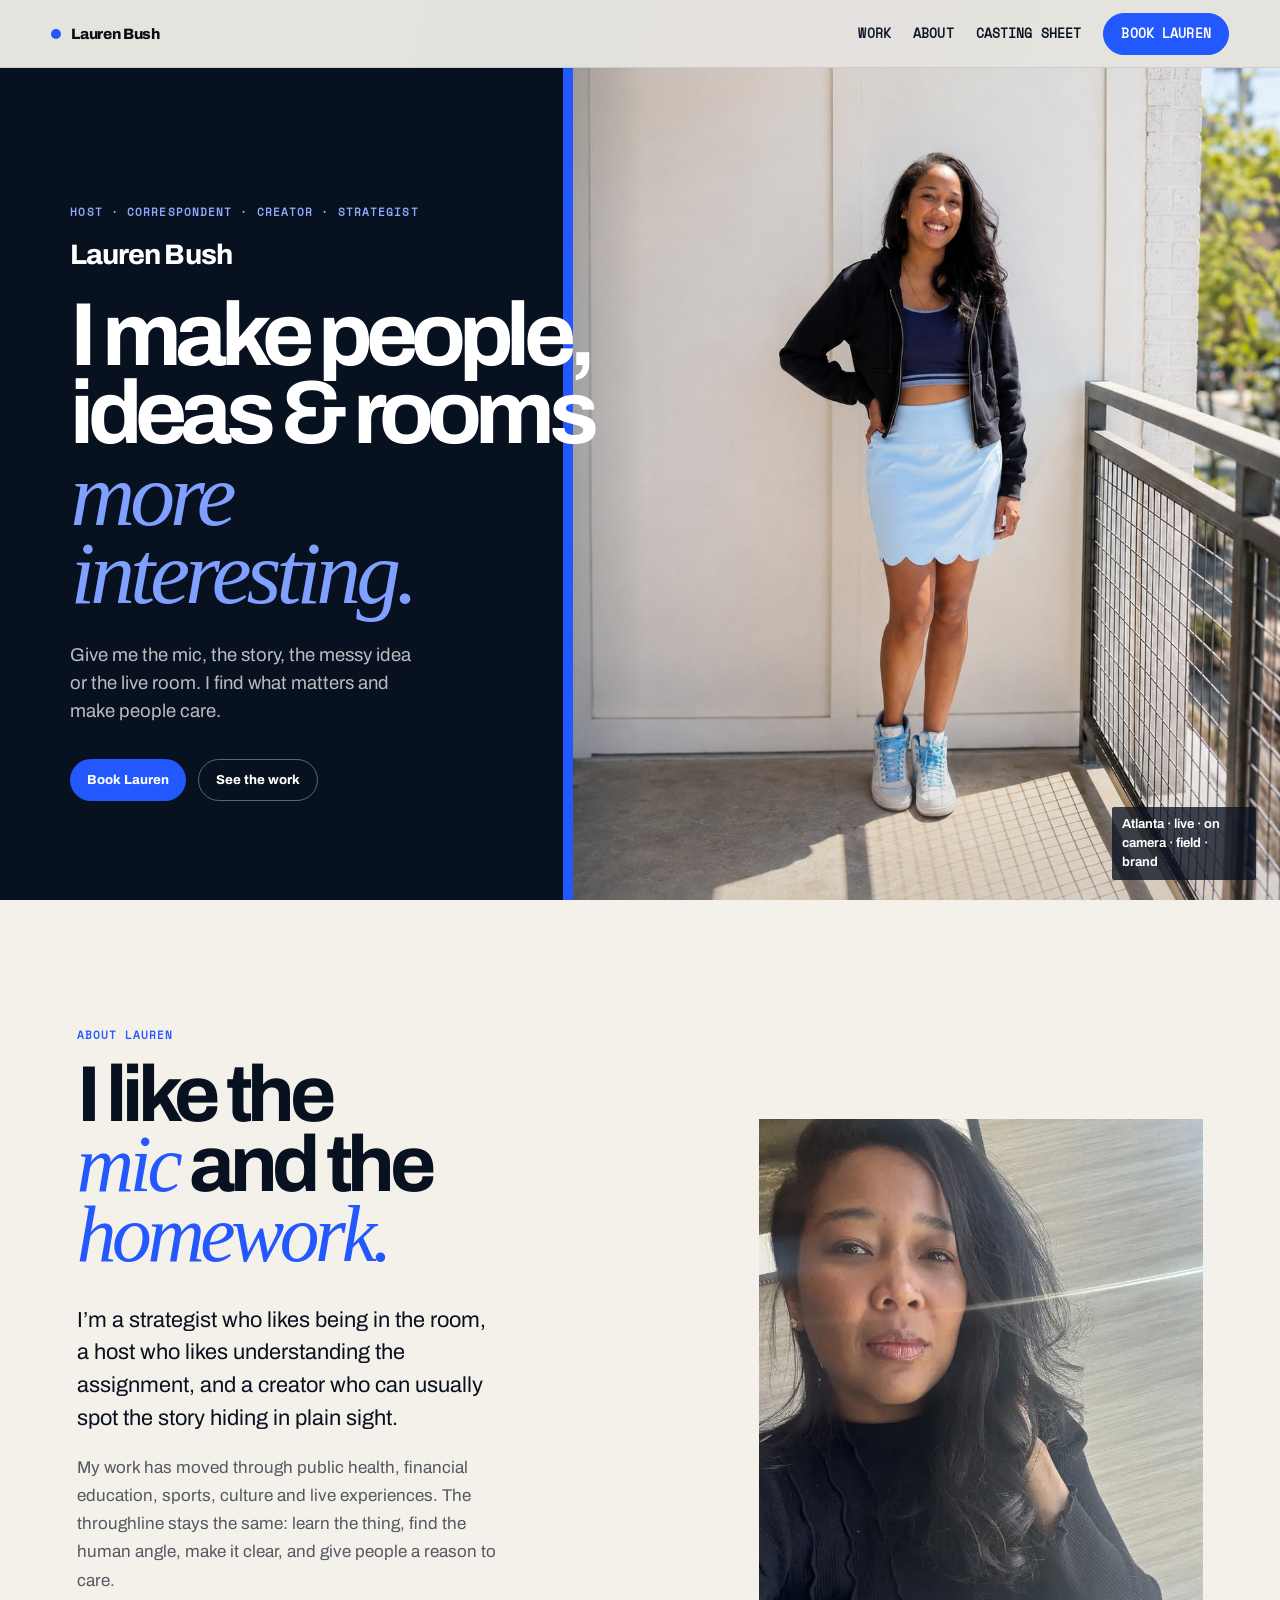
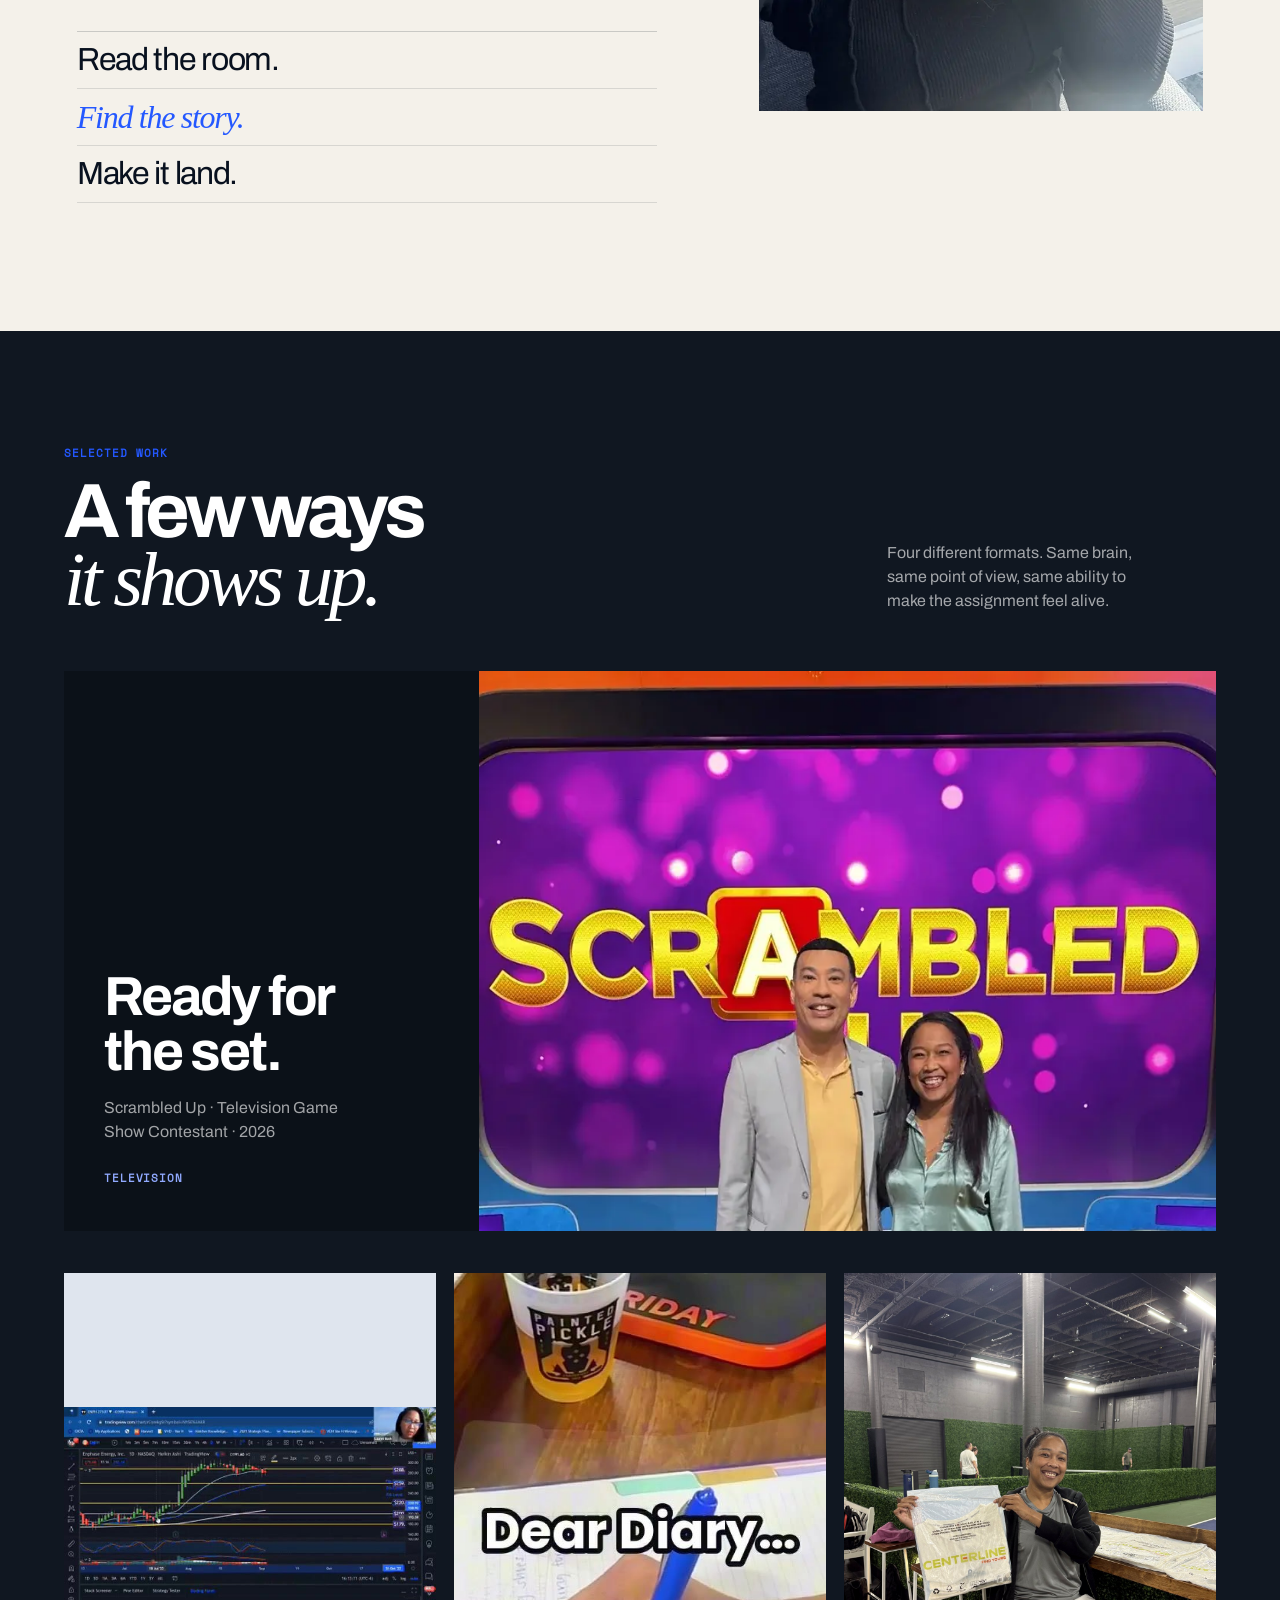
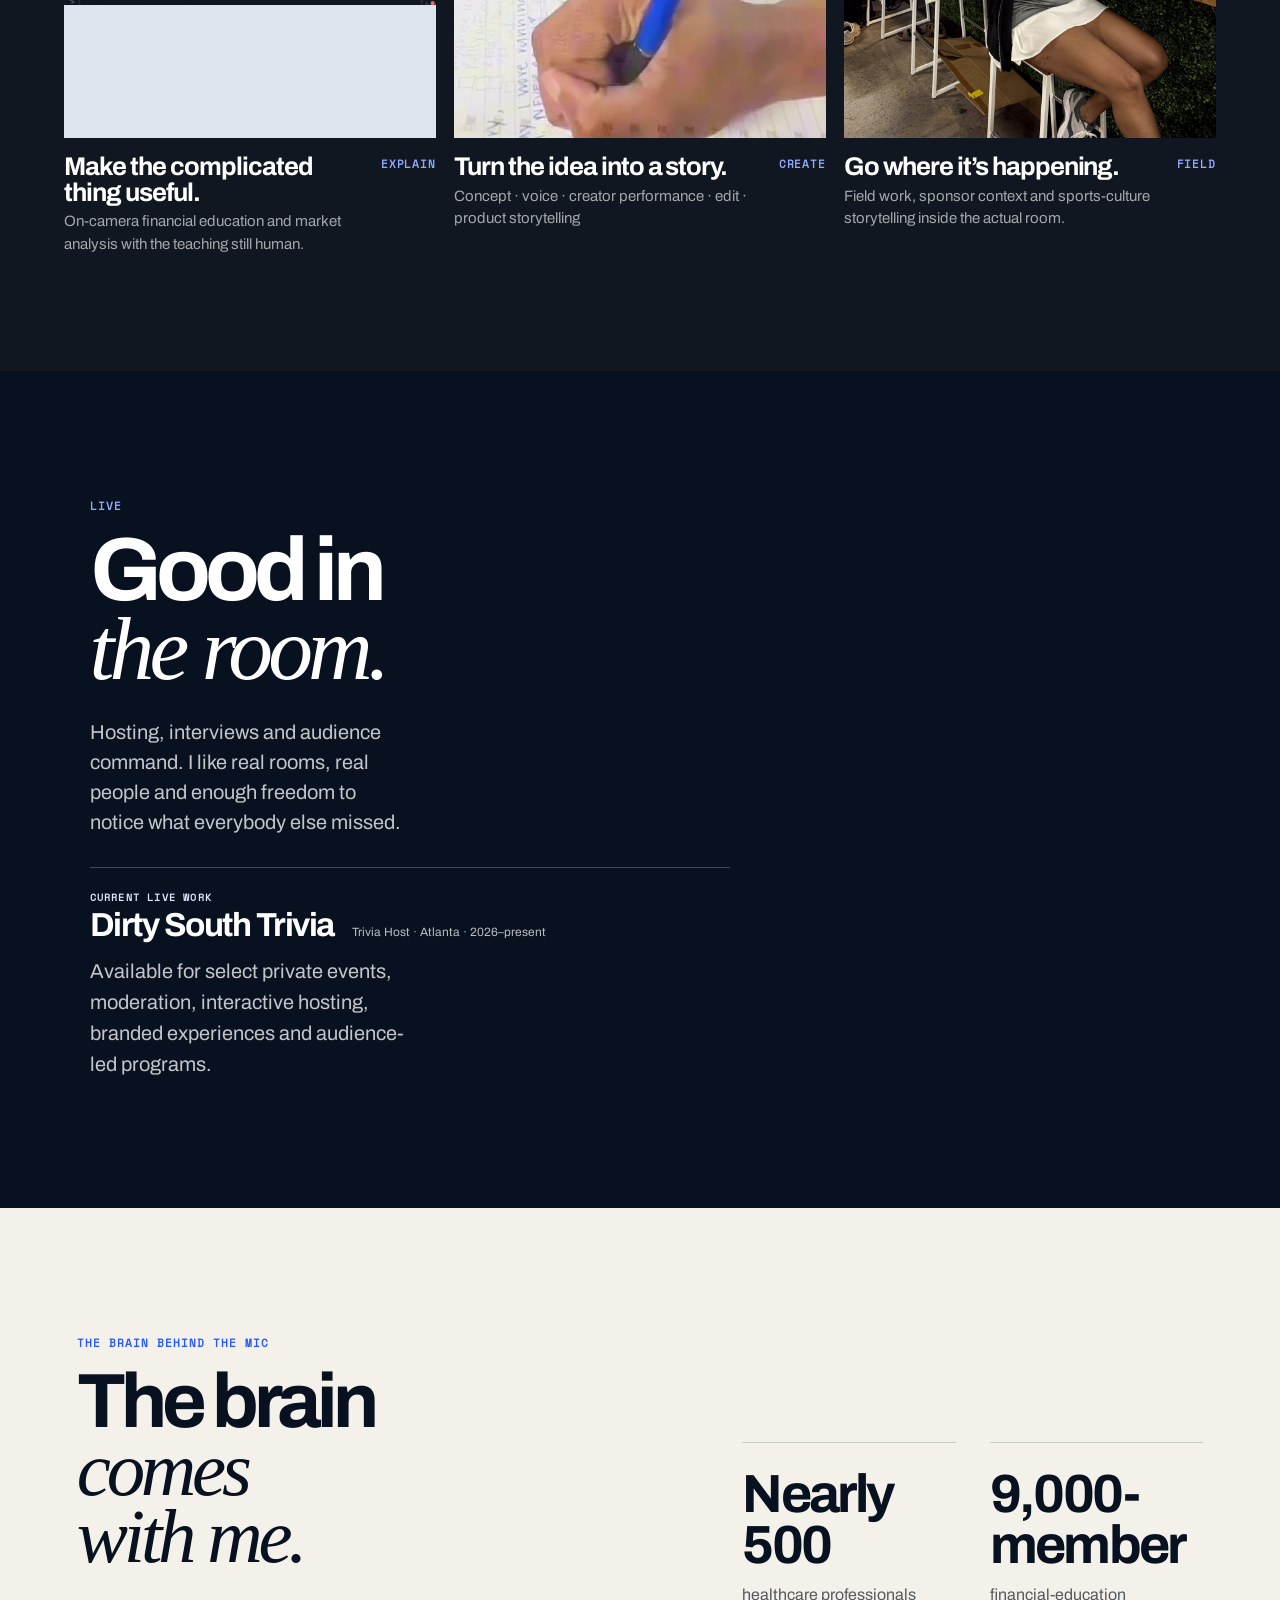
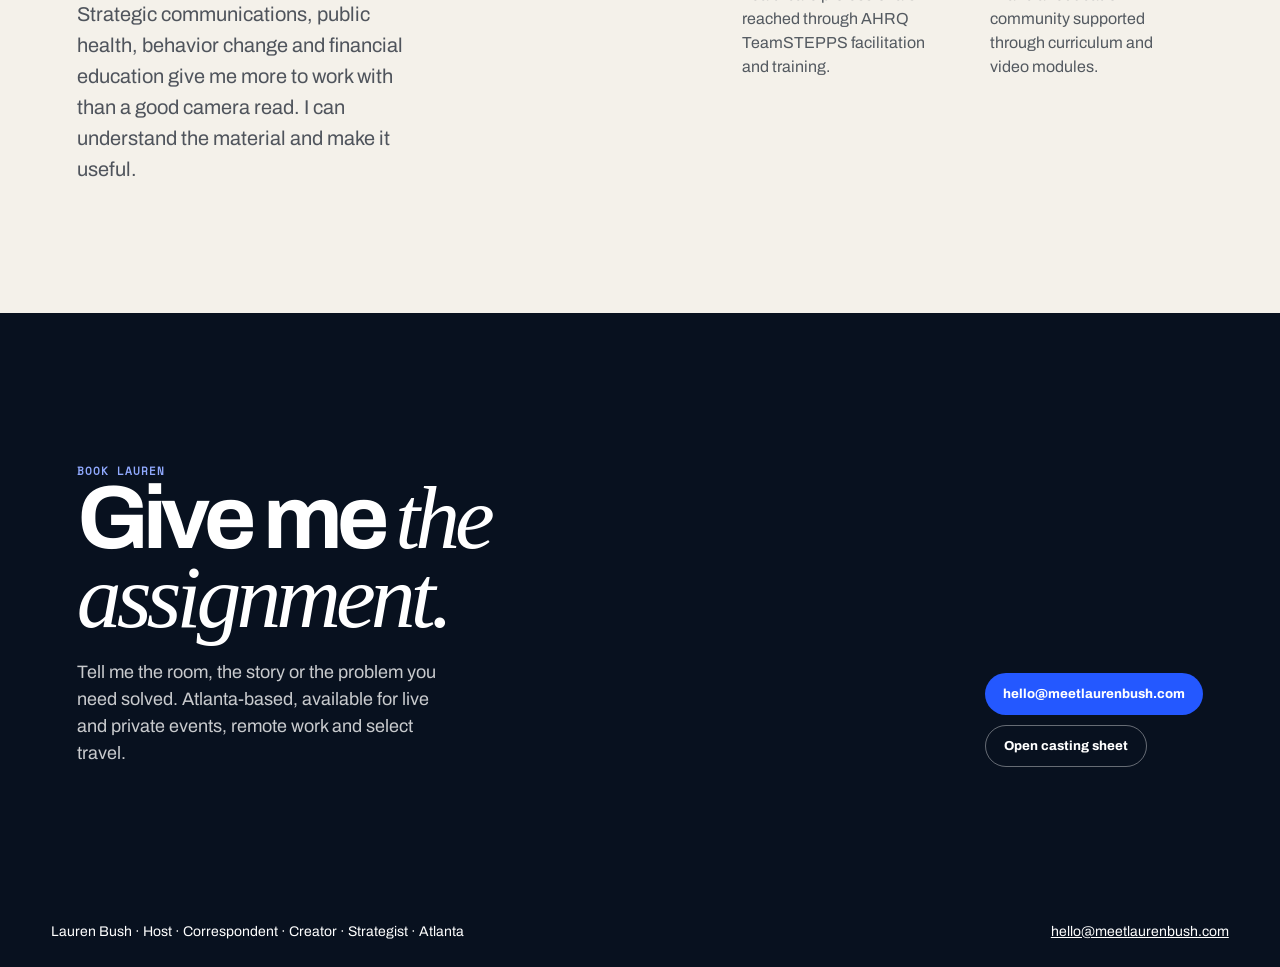
<file: index.html>
<!DOCTYPE html>
<html lang="en">
<head>
<meta charset="utf-8">
<meta name="viewport" content="width=device-width,initial-scale=1,viewport-fit=cover">
<meta name="color-scheme" content="only light">
<meta name="supported-color-schemes" content="light">
<meta name="darkreader-lock">
<title>Lauren Bush | Host + Correspondent + Creator + Strategist</title>
<meta name="description" content="Lauren Bush is an Atlanta-based host, correspondent, creator and strategist who reads the room, finds the human angle and makes complex ideas land on camera, in the field and live.">
<link rel="canonical" href="https://meetlaurenbush.com/">
<link rel="icon" href="/favicon.svg" type="image/svg+xml">
<meta name="theme-color" content="#f4f1ea">
<meta name="application-name" content="Lauren Bush">
<meta property="og:type" content="website">
<meta property="og:site_name" content="Lauren Bush">
<meta property="og:title" content="Lauren Bush | Host + Correspondent + Creator + Strategist">
<meta property="og:description" content="Host, correspondent, creator and strategist. Lauren reads the room, finds the story and makes complex ideas land.">
<meta property="og:url" content="https://meetlaurenbush.com/">
<meta property="og:image" content="https://meetlaurenbush.com/assets/img/explain-portrait-wide.jpg">
<meta property="og:image:alt" content="Lauren Bush, Host + Correspondent + Creator + Strategist">
<meta name="twitter:card" content="summary_large_image">
<meta name="twitter:title" content="Lauren Bush | Host + Correspondent + Creator + Strategist">
<meta name="twitter:description" content="Host, correspondent, creator and strategist. Lauren reads the room, finds the story and makes complex ideas land.">
<meta name="twitter:image" content="https://meetlaurenbush.com/assets/img/explain-portrait-wide.jpg">
<meta name="twitter:image:alt" content="Lauren Bush, Host + Correspondent + Creator + Strategist">
<link rel="preload" as="font" href="assets/fonts/archivo-var.woff2" type="font/woff2" crossorigin>
<link rel="preload" as="font" href="assets/fonts/space-mono-400.woff2" type="font/woff2" crossorigin>
<link rel="stylesheet" href="assets/css/lbtv-main.css">
<link rel="stylesheet" href="assets/css/lbtv-back-half.css">
<link rel="stylesheet" href="assets/css/a58-art-pass.css?v=a5205-20260927">
<link rel="stylesheet" href="assets/css/a5108-stardust-accessibility.css?v=a5197-20260904">
<script type="application/ld+json">{"@context":"https://schema.org","@type":"Person","name":"Lauren Bush","jobTitle":"Host, Correspondent, Creator and Strategist","url":"https://meetlaurenbush.com/","email":"mailto:hello@meetlaurenbush.com","address":{"@type":"PostalAddress","addressLocality":"Atlanta","addressRegion":"GA","addressCountry":"US"}}</script>
<link rel="stylesheet" href="assets/css/a5205-whole-site-typography-rescue.css?v=a5206-20260927">
<link rel="stylesheet" href="assets/css/a5207-human-pass.css?v=a5207-20260927">
<style id="a5208-explain-human-layout">
/* A5.20.8 — Explain section, human editorial layout */
@media (min-width:1025px){
  .explain{
    min-height:900px!important;
    padding:96px var(--pad)!important;
    display:grid!important;
    grid-template-columns:minmax(420px,.95fr) minmax(420px,1fr)!important;
    gap:clamp(48px,6vw,96px)!important;
    align-items:center!important;
    background:
      radial-gradient(ellipse at 16% 18%,rgba(244,171,93,.22),transparent 38%),
      radial-gradient(ellipse at 86% 78%,rgba(117,203,205,.11),transparent 36%),
      linear-gradient(130deg,#fff6e7 0%,#f4e4d5 58%,#eef3ef 100%)!important;
  }
  .explain-word{display:none!important}
  .explain-copy{
    position:relative!important;
    left:auto!important;
    right:auto!important;
    top:auto!important;
    width:auto!important;
    max-width:660px!important;
    text-align:left!important;
    grid-column:2!important;
    grid-row:1!important;
    align-self:start!important;
    padding-top:32px!important;
  }
  .explain-copy h2{
    max-width:9ch!important;
    margin:14px 0 22px!important;
    font-size:clamp(58px,5.25vw,84px)!important;
    line-height:.88!important;
    letter-spacing:-.065em!important;
    text-wrap:balance!important;
  }
  .explain-copy>p:last-child{
    max-width:30ch!important;
    font-size:18px!important;
    line-height:1.5!important;
    color:rgba(11,15,20,.78)!important;
  }
  .explain-stage{
    position:relative!important;
    left:auto!important;
    right:auto!important;
    top:auto!important;
    bottom:auto!important;
    width:100%!important;
    height:690px!important;
    grid-column:1!important;
    grid-row:1!important;
    display:grid!important;
    grid-template-columns:minmax(0,1.55fr) minmax(150px,.65fr)!important;
    grid-template-rows:minmax(0,1fr) 150px!important;
    gap:12px!important;
  }
  .explain-video{
    position:relative!important;
    left:auto!important;
    right:auto!important;
    top:auto!important;
    bottom:auto!important;
    width:100%!important;
    height:100%!important;
    grid-column:1 / 3!important;
    grid-row:1!important;
    border-radius:2px!important;
    overflow:hidden!important;
  }
  .explain-video video{
    width:100%!important;
    height:100%!important;
    object-fit:cover!important;
    object-position:center 43%!important;
  }
  .finance-transmission{
    position:relative!important;
    left:auto!important;
    right:auto!important;
    top:auto!important;
    bottom:auto!important;
    width:100%!important;
    height:100%!important;
    grid-column:1!important;
    grid-row:2!important;
    margin:0!important;
    padding:0!important;
    transform:none!important;
    overflow:hidden!important;
    box-shadow:none!important;
    border:1px solid rgba(11,15,20,.12)!important;
  }
  .finance-transmission img{
    width:100%!important;
    height:100%!important;
    object-fit:cover!important;
  }
  .finance-transmission figcaption{
    left:10px!important;
    right:auto!important;
    bottom:10px!important;
    padding:7px 9px!important;
    font-size:11px!important;
  }
  .explain-detail-bag{
    position:relative!important;
    left:auto!important;
    right:auto!important;
    top:auto!important;
    bottom:auto!important;
    width:100%!important;
    height:100%!important;
    grid-column:2!important;
    grid-row:2!important;
    margin:0!important;
    transform:none!important;
    padding:0!important;
    overflow:hidden!important;
    box-shadow:none!important;
    border:1px solid rgba(11,15,20,.12)!important;
  }
  .explain-detail-bag img{
    width:100%!important;
    height:100%!important;
    object-fit:cover!important;
  }
}
</style>
<link rel="stylesheet" href="assets/css/a5209-cute-editorial-reset.css?v=a5209-20260927">
<link rel="stylesheet" href="assets/css/a5210-grown-editorial-tone.css?v=a5210-20260927">
<link rel="stylesheet" href="assets/css/a5211-clean-editorial-color.css?v=a5211-20260927">
<link rel="stylesheet" href="assets/css/a5211-option-a-ink-cobalt.css?v=a5211-20260926">
<link rel="stylesheet" href="assets/css/a5212-option-a-visible-cobalt.css?v=a5212-20260926">
<link rel="stylesheet" href="assets/css/a5213-buyer-engine.css?v=a5213-20260927">
<link rel="stylesheet" href="assets/css/a5214-sexy-editorial-home.css?v=a5214-20260927">
<link rel="stylesheet" href="assets/css/a5215-editorial-rhythm.css?v=a5215-20260927">
<link rel="stylesheet" href="assets/css/a5216-image-qa.css?v=a5216-20260927">
<link rel="stylesheet" href="assets/css/a5217-clean-finish.css?v=a5217-20260927">
<link rel="stylesheet" href="assets/css/a5218-last-cleanup.css?v=a5218-20260927">
</head>
<body class="home-v2" data-release-status="editorial-20261006">
<a class="skip" href="#main">Skip to content</a>
<header class="topbar">
  <a class="brand" href="#top"><i aria-hidden="true"></i>Lauren Bush</a>
  <nav aria-label="Primary navigation">
    <a href="#work">Work</a>
    <a href="#engine">About</a>
    <a href="casting-sheet.html">Casting Sheet</a>
    <a class="nav-book" href="mailto:hello@meetlaurenbush.com?subject=Booking%20Lauren%20Bush">Book Lauren</a>
  </nav>
</header>

<main id="main">
<section class="v2-hero" id="top" aria-labelledby="hero-title">
  <div class="v2-hero-copy">
    <p class="v2-kicker">Host · Correspondent · Creator · Strategist</p>
    <p class="v2-name">Lauren Bush</p>
    <h1 id="hero-title"><span>I make people,</span><span>ideas &amp; rooms</span><em>more interesting.</em></h1>
    <p class="v2-hero-deck">Give me the mic, the story, the messy idea or the live room. I find what matters and make people care.</p>
    <div class="v2-actions">
      <a class="primary" href="mailto:hello@meetlaurenbush.com?subject=Booking%20Lauren%20Bush">Book Lauren</a>
      <a class="secondary" href="#work">See the work</a>
    </div>
  </div>
  <div class="v2-hero-visual" aria-label="Lauren Bush portrait">
    <img src="assets/img/explain-portrait.jpg" alt="Lauren Bush smiling outdoors in a blue skirt." width="1121" height="1600" fetchpriority="high" decoding="async">
    <div class="v2-hero-note">Atlanta · live · on camera · field · brand</div>
  </div>
</section>

<section class="v2-about" id="engine" aria-labelledby="about-title">
  <div class="v2-about-copy">
    <p class="v2-section-label">About Lauren</p>
    <h2 id="about-title">I like the <em>mic</em> and the <em>homework.</em></h2>
    <p class="v2-about-lead">I’m a strategist who likes being in the room, a host who likes understanding the assignment, and a creator who can usually spot the story hiding in plain sight.</p>
    <p>My work has moved through public health, financial education, sports, culture and live experiences. The throughline stays the same: learn the thing, find the human angle, make it clear, and give people a reason to care.</p>
    <div class="v2-about-signature" aria-label="Lauren's working style">
      <span>Read the room.</span>
      <span>Find the story.</span>
      <span>Make it land.</span>
    </div>
  </div>
  <figure class="v2-about-photo">
    <img src="assets/img/lauren-black-top.webp"
      srcset="assets/img/a5103/lauren-black-top-360.webp 360w, assets/img/a5103/lauren-black-top-720.webp 720w, assets/img/a5103/lauren-black-top-1080.webp 1080w, assets/img/lauren-black-top.webp 1152w"
      sizes="(max-width: 900px) 100vw, 36vw"
      width="1152" height="1536"
      alt="Lauren Bush in natural daylight wearing a black top, looking directly at the camera."
      loading="lazy" decoding="async">
  </figure>
</section>

<section class="v2-work" id="work" aria-labelledby="work-title">
  <div class="v2-work-head">
    <div><p class="v2-section-label">Selected work</p><h2 id="work-title">A few ways <em>it shows up.</em></h2></div>
    <p>Four different formats. Same brain, same point of view, same ability to make the assignment feel alive.</p>
  </div>
  <div class="v2-work-grid">
    <a class="v2-work-card" href="project-scrambled-up.html">
      <div class="v2-work-media"><img src="assets/img/scrambled-host-new.webp" srcset="assets/img/a5103/scrambled-host-new-360.webp 360w, assets/img/a5103/scrambled-host-new-720.webp 720w, assets/img/a5103/scrambled-host-new-864.webp 864w" sizes="(max-width: 900px) 100vw, 58vw" alt="Lauren Bush with Michael Yo on the Scrambled Up television set." loading="lazy" decoding="async"></div>
      <div class="v2-work-meta"><div><h3>Ready for the set.</h3><p>Scrambled Up · Television Game Show Contestant · 2026</p></div><small>Television</small></div>
    </a>
    <a class="v2-work-card" href="project-finance-explainer.html">
      <div class="v2-work-media"><img src="assets/img/a55/finance-intelligence.jpg" srcset="assets/img/a5103/finance-intelligence-360.jpg 360w, assets/img/a5103/finance-intelligence-640.jpg 640w" sizes="(max-width: 900px) 100vw, 30vw" alt="Lauren Bush explaining a financial market chart on screen." loading="lazy" decoding="async"></div>
      <div class="v2-work-meta"><div><h3>Make the complicated thing useful.</h3><p>On-camera financial education and market analysis with the teaching still human.</p></div><small>Explain</small></div>
    </a>
    <a class="v2-work-card" href="project-dear-diary-montis.html">
      <div class="v2-work-media"><img src="assets/img/montis-poster-wide.jpg" alt="Still from Lauren Bush's Dear Diary for Montis creator film." loading="lazy"></div>
      <div class="v2-work-meta"><div><h3>Turn the idea into a story.</h3><p>Concept · voice · creator performance · edit · product storytelling</p></div><small>Create</small></div>
    </a>
    <a class="v2-work-card" href="project-honcho-centerline.html">
      <div class="v2-work-media"><img src="assets/img/activate-centerline.jpg" alt="Lauren Bush inside a live Honcho and Centerline activation environment." loading="lazy" decoding="async"></div>
      <div class="v2-work-meta"><div><h3>Go where it’s happening.</h3><p>Field work, sponsor context and sports-culture storytelling inside the actual room.</p></div><small>Field</small></div>
    </a>
  </div>
</section>

<section class="v2-live" aria-labelledby="live-title">
  <div class="v2-live-photo"><picture><source media="(max-width: 900px)" srcset="assets/img/host-celsius-main-a52.jpg"><img src="assets/img/host-celsius-wide-a52.jpg" alt="Lauren Bush hosting live with a microphone in the venue." loading="lazy" decoding="async"></picture></div>
  <div class="v2-live-copy">
    <p class="v2-section-label">Live</p>
    <h2 id="live-title">Good in <em>the room.</em></h2>
    <p>Hosting, interviews and audience command. I like real rooms, real people and enough freedom to notice what everybody else missed.</p>
    <div class="v2-live-current" aria-label="Current live hosting work">
      <a href="https://www.dirtysouthtrivia.com/" target="_blank" rel="noopener">
        <span>Current live work</span>
        <strong>Dirty South Trivia</strong>
        <small>Trivia Host · Atlanta · 2026–present</small>
      </a>
      <p>Available for select private events, moderation, interactive hosting, branded experiences and audience-led programs.</p>
    </div>
  </div>
</section>

<section class="v2-depth" aria-labelledby="depth-title">
  <div class="v2-depth-wrap">
    <div class="v2-depth-copy">
      <p class="v2-section-label">The brain behind the mic</p>
      <h2 id="depth-title">The brain <em>comes with me.</em></h2>
      <p>Strategic communications, public health, behavior change and financial education give me more to work with than a good camera read. I can understand the material and make it useful.</p>
    </div>
    <div class="v2-depth-stats" aria-label="Selected experience">
      <div class="v2-stat"><strong>Nearly 500</strong><span>healthcare professionals reached through AHRQ TeamSTEPPS facilitation and training.</span></div>
      <div class="v2-stat"><strong>9,000-member</strong><span>financial-education community supported through curriculum and video modules.</span></div>
      <div class="v2-stat"><strong>Strategy → room</strong><span>messaging, narrative and audience thinking carried into live and camera-ready work.</span></div>
    </div>
  </div>
</section>

<section class="v2-cta" id="book" aria-labelledby="book-title">
  <div class="v2-cta-inner">
    <div>
      <p class="v2-section-label" style="color:#dfe7ff">Book Lauren</p>
      <h2 id="book-title">Give me <em>the assignment.</em></h2>
      <p>Tell me the room, the story or the problem you need solved. Atlanta-based, available for live and private events, remote work and select travel.</p>
    </div>
    <div class="v2-cta-actions">
      <a class="primary" href="mailto:hello@meetlaurenbush.com?subject=Booking%20Lauren%20Bush">hello@meetlaurenbush.com</a>
      <a class="secondary" href="casting-sheet.html">Open casting sheet</a>
    </div>
  </div>
</section>
</main>

<footer>
  <p>Lauren Bush · Host · Correspondent · Creator · Strategist · Atlanta</p>
  <p><a href="mailto:hello@meetlaurenbush.com">hello@meetlaurenbush.com</a></p>
</footer>
</body>
</html>
</file>
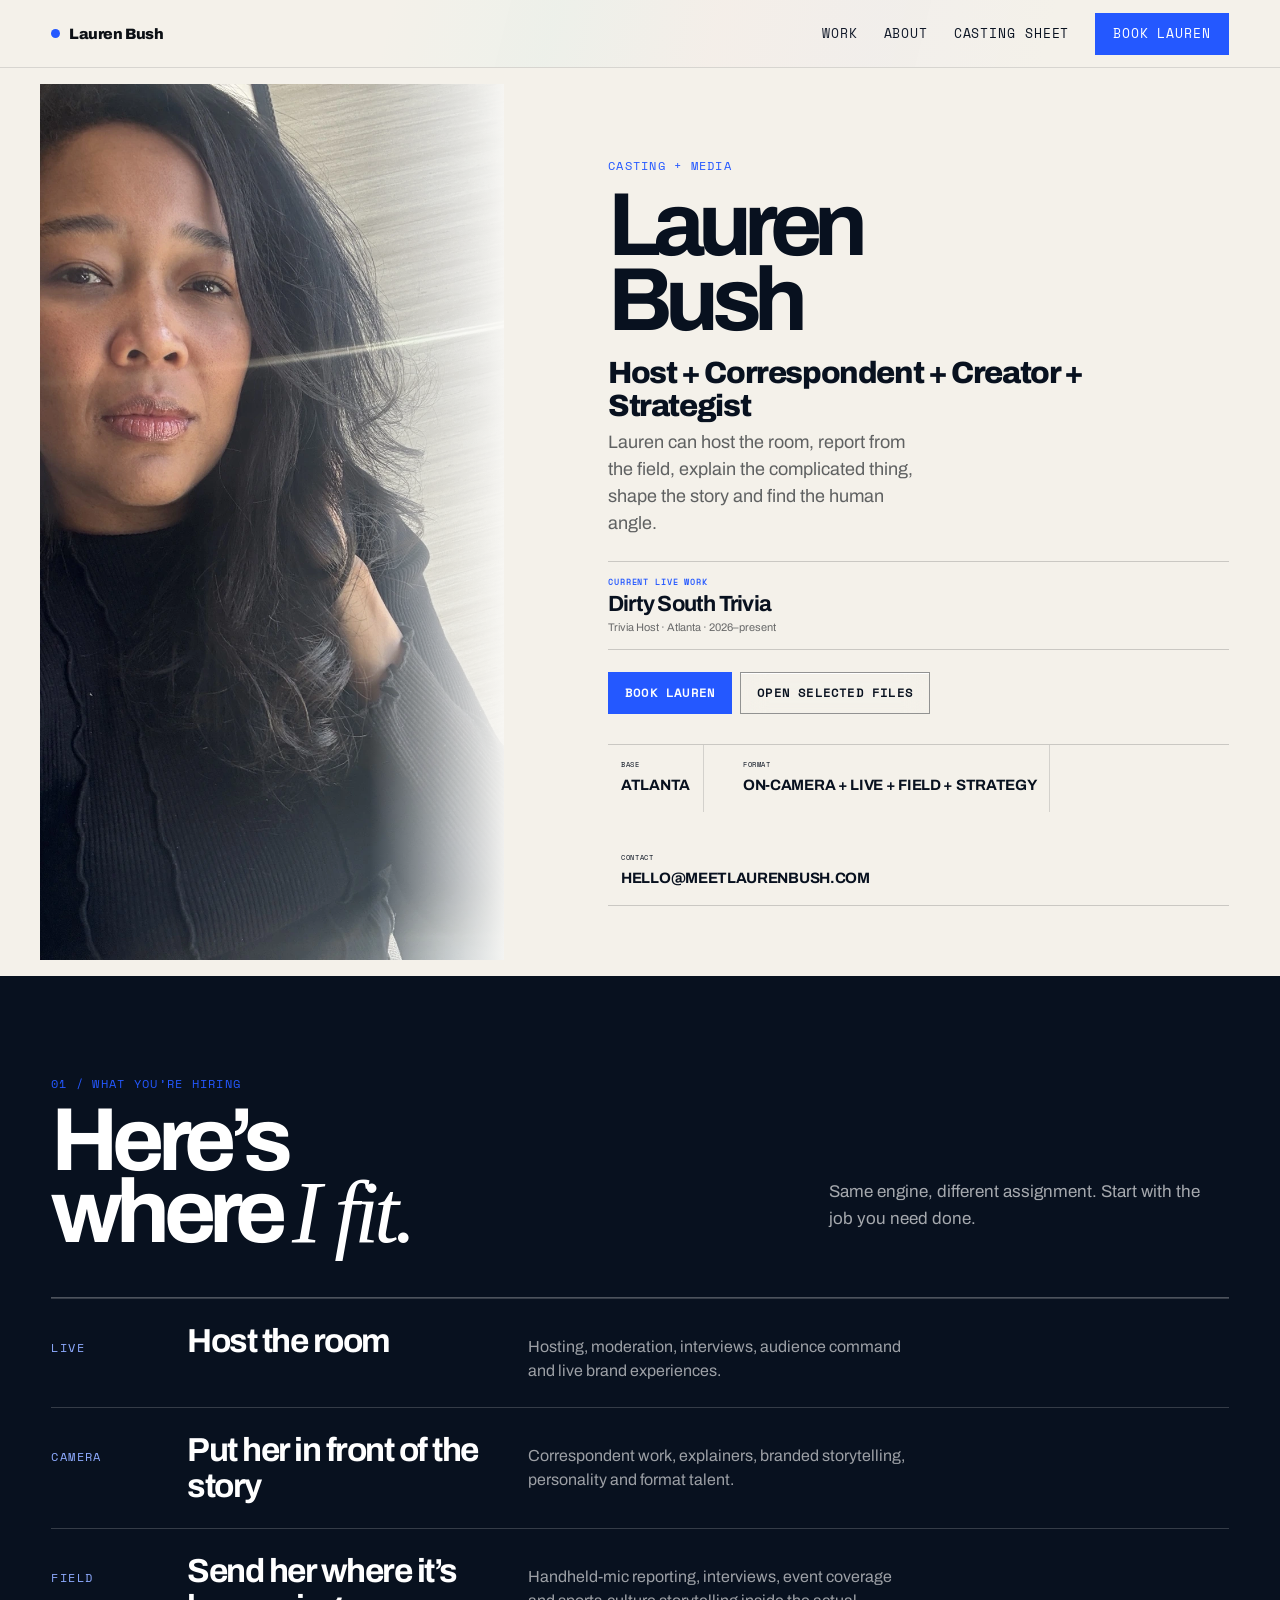
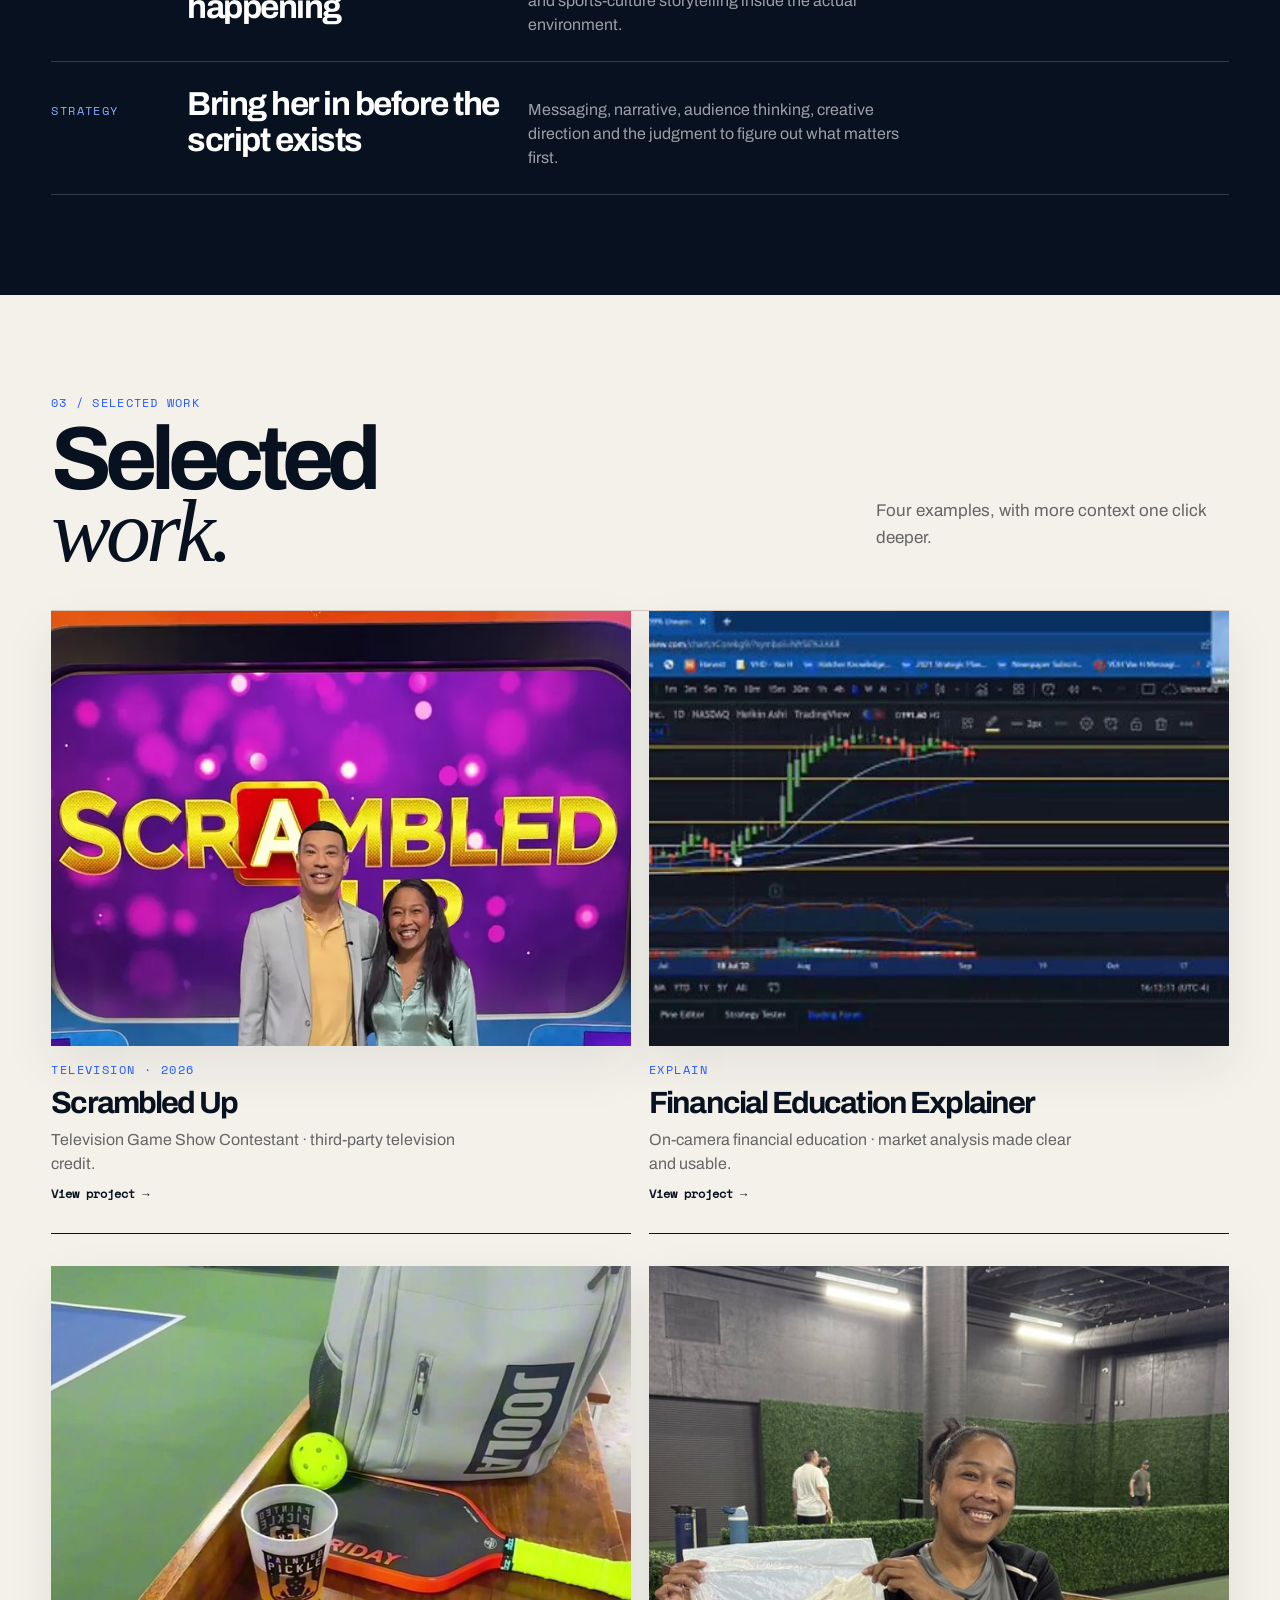
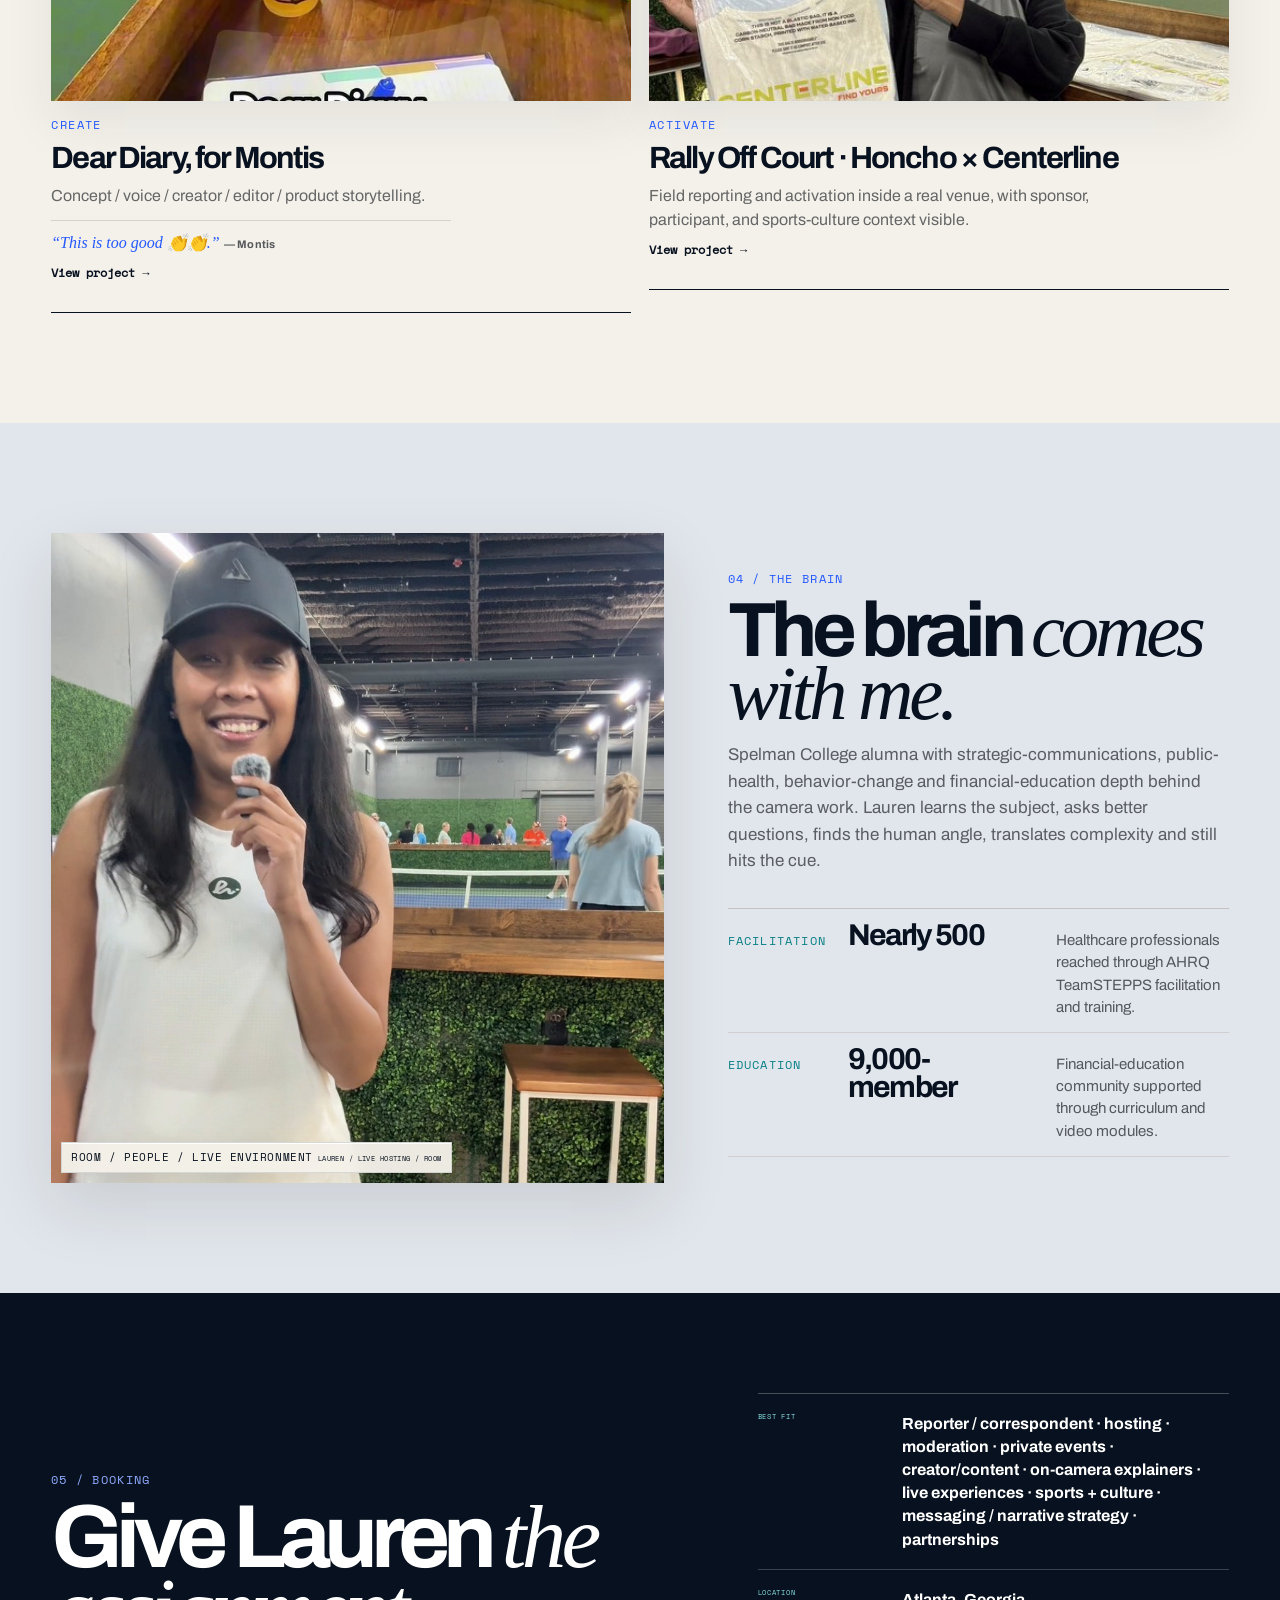
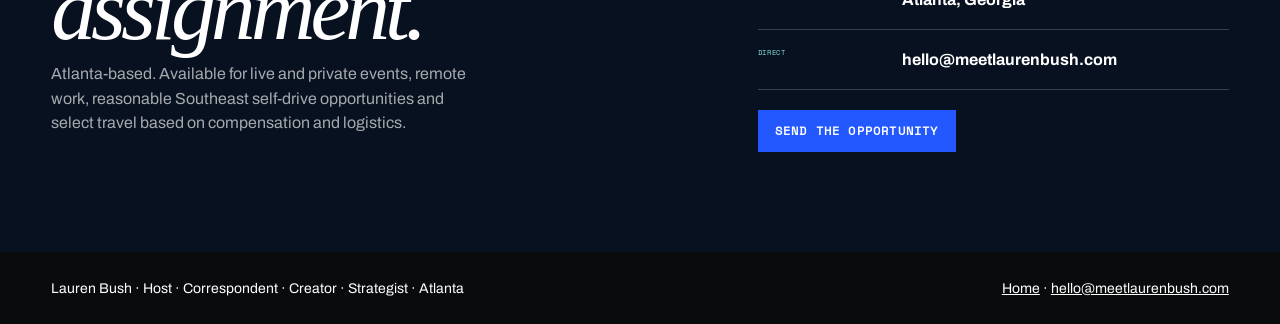
<file: casting-sheet.html>
<!DOCTYPE html>
<html lang="en">
<head>
<meta charset="utf-8"/>
<meta name="viewport" content="width=device-width,initial-scale=1,viewport-fit=cover"/>
<meta name="color-scheme" content="only light">
<meta name="supported-color-schemes" content="light">
<meta name="darkreader-lock">
<title>Casting Sheet — Lauren Bush | Host + Correspondent + Creator + Strategist</title>
<meta name="description" content="Casting and media sheet for Lauren Bush, an Atlanta-based host, correspondent, creator and strategist who can host the room, report from the field, explain complex ideas and shape the story."/>
<link rel="canonical" href="https://meetlaurenbush.com/casting-sheet.html"/>
<link rel="icon" href="/favicon.svg" type="image/svg+xml">
<meta name="theme-color" content="#f4f1ea">
<meta property="og:type" content="website"/>
<meta property="og:site_name" content="Lauren Bush"/>
<meta property="og:title" content="Casting Sheet — Lauren Bush | Host + Correspondent + Creator + Strategist"/>
<meta property="og:description" content="Host, correspondent, creator and strategist. Live rooms, field reporting, explainers, branded stories and strategic narrative."/>
<meta property="og:url" content="https://meetlaurenbush.com/casting-sheet.html"/>
<meta property="og:image" content="https://meetlaurenbush.com/assets/img/explain-portrait-wide.jpg"/>
<meta property="og:image:width" content="1200"/><meta property="og:image:height" content="630"/>
<meta property="og:image:alt" content="Lauren Bush, Host + Correspondent + Creator + Strategist"/>
<meta name="twitter:card" content="summary_large_image"/><meta name="twitter:title" content="Casting Sheet — Lauren Bush | Host + Correspondent + Creator + Strategist"/><meta name="twitter:description" content="Host, correspondent, creator and strategist. Live rooms, field reporting, explainers, branded stories and strategic narrative."/><meta name="twitter:image" content="https://meetlaurenbush.com/assets/img/explain-portrait-wide.jpg"/><meta name="twitter:image:alt" content="Lauren Bush, Host + Correspondent + Creator + Strategist"/>
<link rel="stylesheet" href="assets/css/lbtv-main.css"/><link rel="stylesheet" href="assets/css/casting-a58.css"/><link rel="stylesheet" href="assets/css/a58-art-pass.css?v=a5199b-20260904"/><link rel="stylesheet" href="assets/css/a510-project-files.css?v=a5199-20260904"/><link rel="stylesheet" href="assets/css/a5197-casting-finish.css?v=a5197c2-20260904"/><link rel="stylesheet" href="assets/css/a5199-media-concept-completion.css?v=a5199b-20260904"/>
<link rel="stylesheet" href="assets/css/a5205-whole-site-typography-rescue.css?v=a5206-20260927">
<link rel="stylesheet" href="assets/css/a5207-human-pass.css?v=a5207-20260927">
<link rel="stylesheet" href="assets/css/a5209-cute-editorial-reset.css?v=a5209-20260927">
<link rel="stylesheet" href="assets/css/a5210-grown-editorial-tone.css?v=a5210-20260927">
<link rel="stylesheet" href="assets/css/a5211-clean-editorial-color.css?v=a5211-20260927">
<link rel="stylesheet" href="assets/css/a5211-option-a-ink-cobalt.css?v=a5211-20260926">
<link rel="stylesheet" href="assets/css/a5212-option-a-visible-cobalt.css?v=a5212-20260926">
<link rel="stylesheet" href="assets/css/a5213-buyer-engine.css?v=a5213-20260927">
<link rel="stylesheet" href="assets/css/a5215-editorial-rhythm.css?v=a5215-20260927">
<link rel="stylesheet" href="assets/css/a5216-image-qa.css?v=a5216-20260927">
<link rel="stylesheet" href="assets/css/a5217-clean-finish.css?v=a5217-20260927">
<link rel="stylesheet" href="assets/css/a5218-last-cleanup.css?v=a5218-20260927">
</head>
<body class="cast58 a510-cast" data-release-status="editorial-20261006">
<a class="skip" href="#casting-main">Skip to casting sheet</a>
<header class="topbar"><a class="brand" href="index.html"><i aria-hidden="true"></i>Lauren Bush</a><nav aria-label="Primary navigation"><a href="index.html#work">Work</a><a href="index.html#engine">About</a><a href="casting-sheet.html" aria-current="page">Casting Sheet</a><a class="nav-book" href="mailto:hello@meetlaurenbush.com?subject=Booking%20Lauren%20Bush">Book Lauren</a></nav></header>
<main id="casting-main">
<section class="casting-hero" aria-labelledby="casting-title"><div class="signal-seam" aria-hidden="true"></div><div class="casting-number" aria-hidden="true">00</div><figure class="casting-hero-media"><img src="assets/img/lauren-black-top.webp" width="1152" height="1536" alt="Lauren Bush in natural daylight wearing a black top, looking directly at the camera." fetchpriority="high" decoding="sync"></figure><div class="casting-hero-copy"><p class="section-code mono">Casting + Media</p><h1 id="casting-title">Lauren<br>Bush</h1><p class="casting-role">Host + Correspondent + Creator + Strategist</p><p class="casting-line">Lauren can host the room, report from the field, explain the complicated thing, shape the story and find the human angle.</p><a class="casting-current-live" href="https://www.dirtysouthtrivia.com/" target="_blank" rel="noopener"><span>CURRENT LIVE WORK</span><strong>Dirty South Trivia</strong><small>Trivia Host · Atlanta · 2026–present</small></a><div class="casting-actions"><a class="button button-pink" href="mailto:hello@meetlaurenbush.com?subject=Booking%20Lauren%20Bush">Book Lauren</a><a class="button button-quiet" href="#selected-files">Open selected files</a></div><div class="casting-status" aria-label="Casting basics"><span>BASE<b>Atlanta</b></span><span>FORMAT<b>On-camera + Live + Field + Strategy</b></span><span>CONTACT<b>hello@meetlaurenbush.com</b></span></div></div></section>

<section class="door-section" aria-labelledby="door-title"><div class="door-head"><div><p class="section-code mono">01 / WHAT YOU’RE HIRING</p><h2 id="door-title">Here’s where <em>I fit.</em></h2></div><p>Same engine, different assignment. Start with the job you need done.</p></div><div class="doors"><article class="door"><span class="mono">LIVE</span><h3>Host the room</h3><p>Hosting, moderation, interviews, audience command and live brand experiences.</p></article><article class="door"><span class="mono">CAMERA</span><h3>Put her in front of the story</h3><p>Correspondent work, explainers, branded storytelling, personality and format talent.</p></article><article class="door"><span class="mono">FIELD</span><h3>Send her where it’s happening</h3><p>Handheld-mic reporting, interviews, event coverage and sports-culture storytelling inside the actual environment.</p></article><article class="door"><span class="mono">STRATEGY</span><h3>Bring her in before the script exists</h3><p>Messaging, narrative, audience thinking, creative direction and the judgment to figure out what matters first.</p></article></div></section>

<section class="range-section" aria-labelledby="range-title"><div class="range-head"><div><p class="section-code mono">02 / RANGE</p><h2 id="range-title">Same brain. Different format.</h2></div><p>Reporter, host, creator, strategist, live, television and field work all come from the same place: curiosity, quick thinking, warmth and a strong read on what matters.</p></div><div class="range-mosaic" aria-label="Public-safe visual range"><figure class="range-frame range-explain"><img src="assets/img/a55/finance-intelligence.jpg" alt="Lauren Bush explaining a financial market chart on screen." loading="lazy" decoding="async"><figcaption><b>Explain</b><span>Finance / education</span></figcaption></figure><figure class="range-frame range-personality"><img src="assets/img/ecosystem/floral-glasses-approved-exact.jpg" alt="Lauren Bush smiling in floral glasses in an approved personality photograph." loading="lazy" decoding="async"><figcaption><b>Personality</b><span>Lifestyle / warmth</span></figcaption></figure><figure class="range-frame range-live"><img src="assets/img/a55/host-talent.jpg" alt="Lauren Bush holding a microphone during a live league night." loading="lazy" decoding="async"><figcaption><b>Live</b><span>Mic / room command</span></figcaption></figure><figure class="range-frame range-tv"><img src="assets/img/scrambled-podium-smile.webp" alt="Lauren Bush smiling at the Scrambled Up television game-show podium." loading="lazy" decoding="async"><figcaption><b>Television</b><span>Third-party set</span></figcaption></figure><figure class="range-frame range-field"><img src="assets/img/activate-card.jpg" alt="Lauren Bush in a public-safe field activation image." loading="lazy" decoding="async"><figcaption><b>Field</b><span>Brand environment</span></figcaption></figure></div><div class="range-note"><strong>Think + perform.</strong><span>Selected public work.</span></div></section>

<section class="proof-section" id="selected-files" aria-labelledby="proof-title"><div class="proof-head"><div><p class="section-code mono">03 / SELECTED WORK</p><h2 id="proof-title">Selected <em>work.</em></h2></div><p>Four examples, with more context one click deeper.</p></div>
<div class="file-list">
<article class="file-row scrambled"><div class="file-number" aria-hidden="true">01</div><figure class="file-media"><img src="assets/img/scrambled-host-new.webp" srcset="assets/img/a5103/scrambled-host-new-360.webp 360w, assets/img/a5103/scrambled-host-new-720.webp 720w, assets/img/a5103/scrambled-host-new-864.webp 864w" sizes="(max-width: 900px) 100vw, 48vw" width="864" height="1536" alt="Lauren Bush with Michael Yo on the Scrambled Up television set." loading="eager" decoding="async"></figure><div class="file-copy"><span class="mono">TELEVISION · 2026</span><h3>Scrambled Up</h3><p>Television Game Show Contestant · third-party television credit.</p></div><div class="file-action"><small>Television / Watch</small><a class="file-link" href="project-scrambled-up.html">View project →</a></div></article>
<article class="file-row finance"><div class="file-number" aria-hidden="true">02</div><figure class="file-media"><img src="assets/img/a55/finance-intelligence.jpg" srcset="assets/img/a5103/finance-intelligence-360.jpg 360w, assets/img/a5103/finance-intelligence-640.jpg 640w" sizes="(max-width: 900px) 100vw, 48vw" alt="Lauren Bush explaining a financial market chart on screen." loading="eager" decoding="async"></figure><div class="file-copy"><span class="mono">EXPLAIN</span><h3>Financial Education Explainer</h3><p>On-camera financial education · market analysis made clear and usable.</p></div><div class="file-action"><small>Explain / Education</small><a class="file-link" href="project-finance-explainer.html">View project →</a></div></article>
<article class="file-row montis"><div class="file-number" aria-hidden="true">03</div><figure class="file-media"><img src="assets/img/montis-poster.jpg" srcset="assets/img/a5103/montis-poster-360.jpg 360w, assets/img/a5103/montis-poster-720.jpg 720w, assets/img/a5103/montis-poster-1080.jpg 1080w" sizes="(max-width: 900px) 100vw, 48vw" alt="Still from Lauren Bush's Montis footwear creator story." loading="lazy" decoding="async"></figure><div class="file-copy"><span class="mono">CREATE</span><h3>Dear Diary, for Montis</h3><p>Concept / voice / creator / editor / product storytelling.</p><p class="file-testimonial">“This is too good 👏👏.” <strong>— Montis</strong></p></div><div class="file-action"><small>Create / Watch</small><a class="file-link" href="project-dear-diary-montis.html">View project →</a></div></article>
<article class="file-row centerline"><div class="file-number" aria-hidden="true">04</div><figure class="file-media"><img src="assets/img/activate-centerline-wide.jpg" srcset="assets/img/a5103/activate-centerline-wide-360.jpg 360w, assets/img/a5103/activate-centerline-wide-720.jpg 720w, assets/img/a5103/activate-centerline-wide-1080.jpg 1080w, assets/img/a5103/activate-centerline-wide-1600.jpg 1600w" sizes="(max-width: 900px) 100vw, 48vw" width="1600" height="900" alt="Lauren Bush holding Centerline material inside a live field activation environment." loading="lazy" decoding="async"></figure><div class="file-copy"><span class="mono">ACTIVATE</span><h3>Rally Off Court · Honcho × Centerline</h3><p>Field reporting and activation inside a real venue, with sponsor, participant, and sports-culture context visible.</p></div><div class="file-action"><small>Activate / Field</small><a class="file-link" href="project-honcho-centerline.html">View project →</a></div></article>
</div>
<div class="credit-strip" aria-label="Additional credits"><article class="credit dirty-south-credit"><span class="mono">CURRENT LIVE HOSTING · 2026–PRESENT</span><h3>Dirty South Trivia</h3><p>Atlanta-area trivia host. Live game flow, room reading, audience engagement, pacing and interactive entertainment. <a href="https://www.dirtysouthtrivia.com/" rel="noopener" target="_blank">Official site ↗</a></p></article><article class="credit"><span class="mono">ARCHIVE · VH1 · 2019</span><h3>T.I. &amp; Tiny: Friends &amp; Family Hustle</h3><p>Self / Trap Pilates Participant · Season 2, Episode 7.</p></article><article class="credit"><span class="mono">PROMOTIONAL CONTENT</span><h3>GoTennis / ARSA Fall Festival promo · 10,000+</h3><p>Selected promotional content later supported by paid amplification. <a href="https://www.youtube.com/shorts/4sAhIknG1rY" rel="noopener" target="_blank">Watch public promo ↗</a></p></article><article class="credit"><span class="mono">PRIOR LIVE HOSTING · 2026</span><h3>Team Trivia</h3><p>Independently ran most of a live bar-trivia show at Summits Tavern, including mic delivery, pacing, team interaction, wagers and score questions; recovered with a manual scoring process when the normal system failed.</p></article></div></section>

<section class="operator-section" aria-labelledby="operator-title"><div class="signal-seam" aria-hidden="true"></div><div class="operator-wrap"><figure class="operator-photo"><img src="assets/img/a55/host-room.jpg" width="650" height="720" alt="Wide live-room environment showing the court, people, venue architecture and working context." loading="lazy" decoding="async"><figcaption class="source-tab"><b>Operating context</b> Room / people / live environment</figcaption></figure><div class="operator-copy"><p class="section-code mono">04 / THE BRAIN</p><h2 id="operator-title">The brain <em>comes with me.</em></h2><p>Spelman College alumna with strategic-communications, public-health, behavior-change and financial-education depth behind the camera work. Lauren learns the subject, asks better questions, finds the human angle, translates complexity and still hits the cue.</p><div class="operator-proof"><article><span>FACILITATION</span><strong>Nearly 500</strong><p>Healthcare professionals reached through AHRQ TeamSTEPPS facilitation and training.</p></article><article><span>EDUCATION</span><strong>9,000-member</strong><p>Financial-education community supported through curriculum and video modules.</p></article><article><span>RANGE</span><strong>From strategy to room</strong><p>Complex material translated into useful language, live experiences and camera-ready stories.</p></article></div></div></div></section>
<section class="booking-section" aria-labelledby="booking-title"><div class="booking-wrap"><div class="booking-copy"><p class="section-code mono">05 / BOOKING</p><h2 id="booking-title">Give Lauren <em>the assignment.</em></h2><p>Atlanta-based. Available for live and private events, remote work, reasonable Southeast self-drive opportunities and select travel based on compensation and logistics.</p></div><div class="booking-panel"><div class="booking-row"><span>Best fit</span><strong>Reporter / correspondent · hosting · moderation · private events · creator/content · on-camera explainers · live experiences · sports + culture · messaging / narrative strategy · partnerships</strong></div><div class="booking-row"><span>Location</span><strong>Atlanta, Georgia</strong></div><div class="booking-row"><span>Direct</span><strong>hello@meetlaurenbush.com</strong></div><a class="button button-pink" href="mailto:hello@meetlaurenbush.com?subject=Booking%20Lauren%20Bush">Send the opportunity</a></div></div></section>
</main><footer class="casting-foot"><p>Lauren Bush · Host · Correspondent · Creator · Strategist · Atlanta</p><p><a href="index.html">Home</a> · <a href="mailto:hello@meetlaurenbush.com">hello@meetlaurenbush.com</a></p></footer></body></html>
</file>
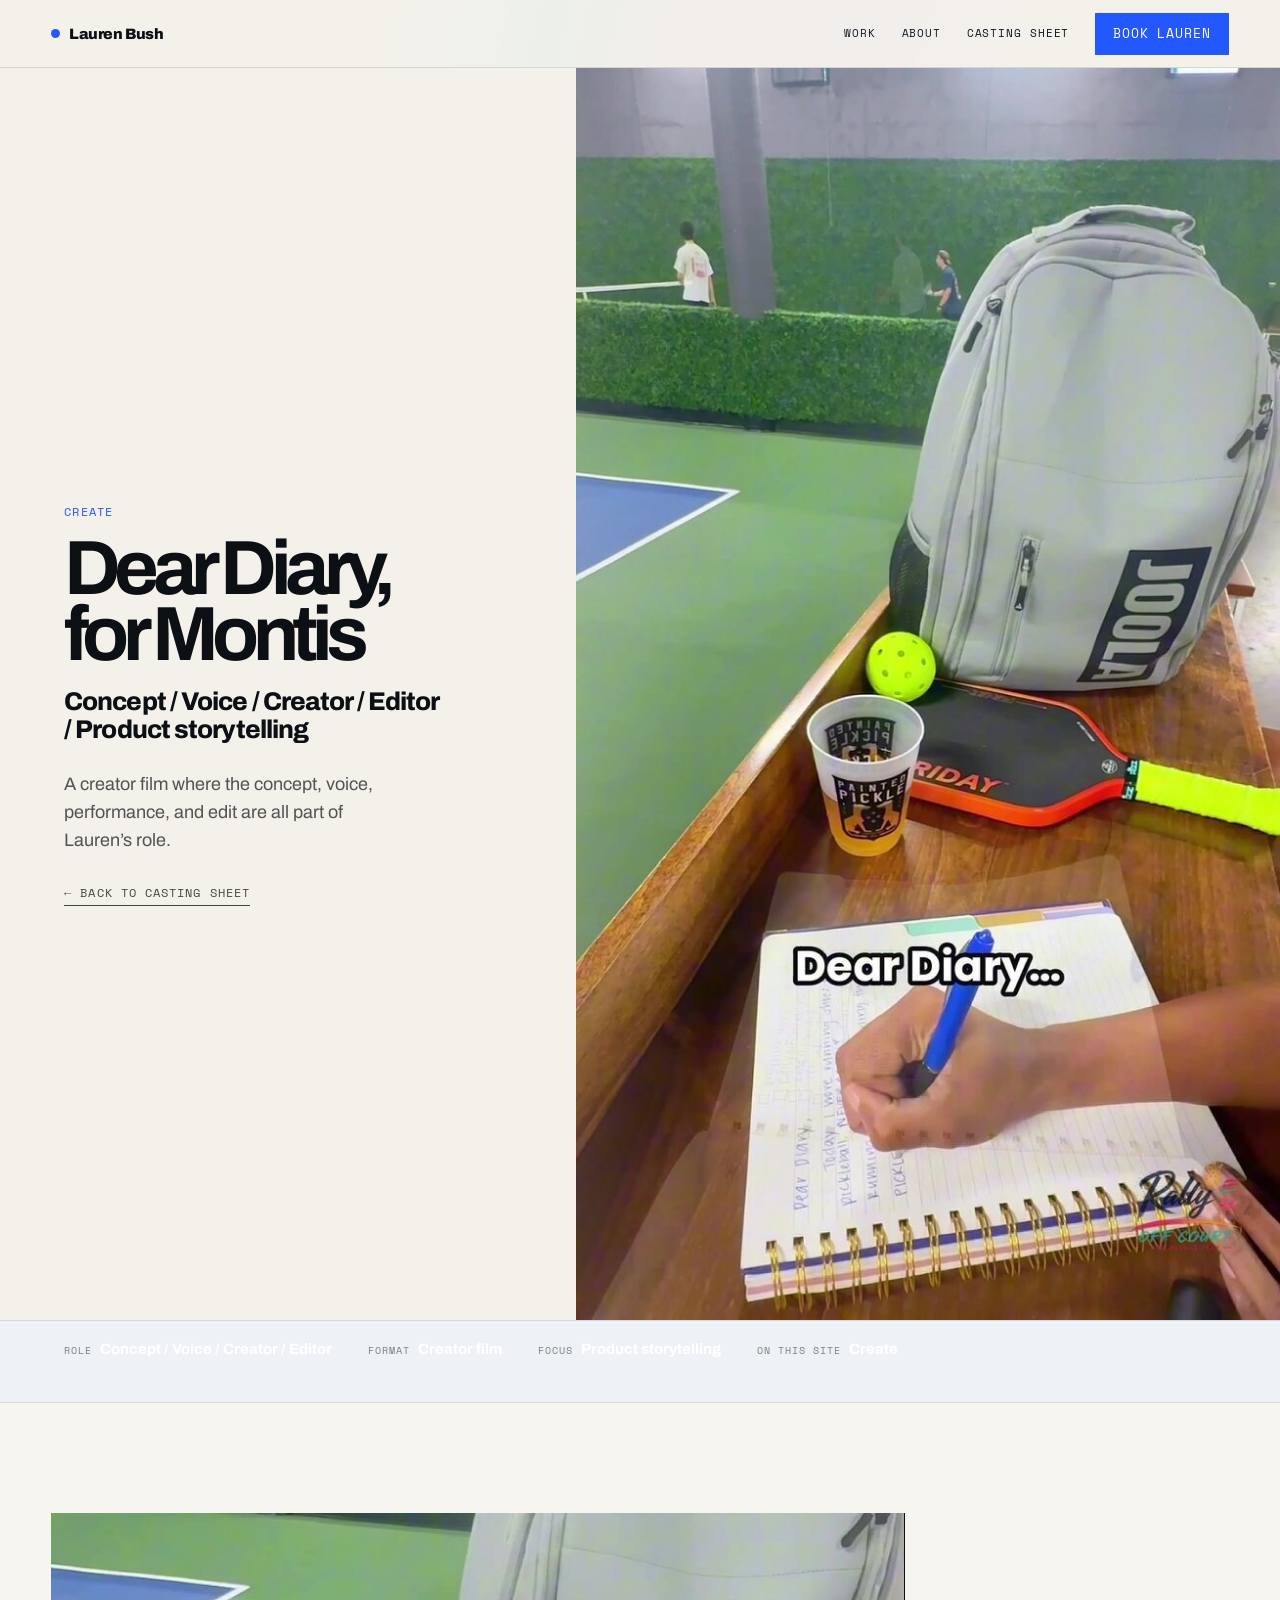
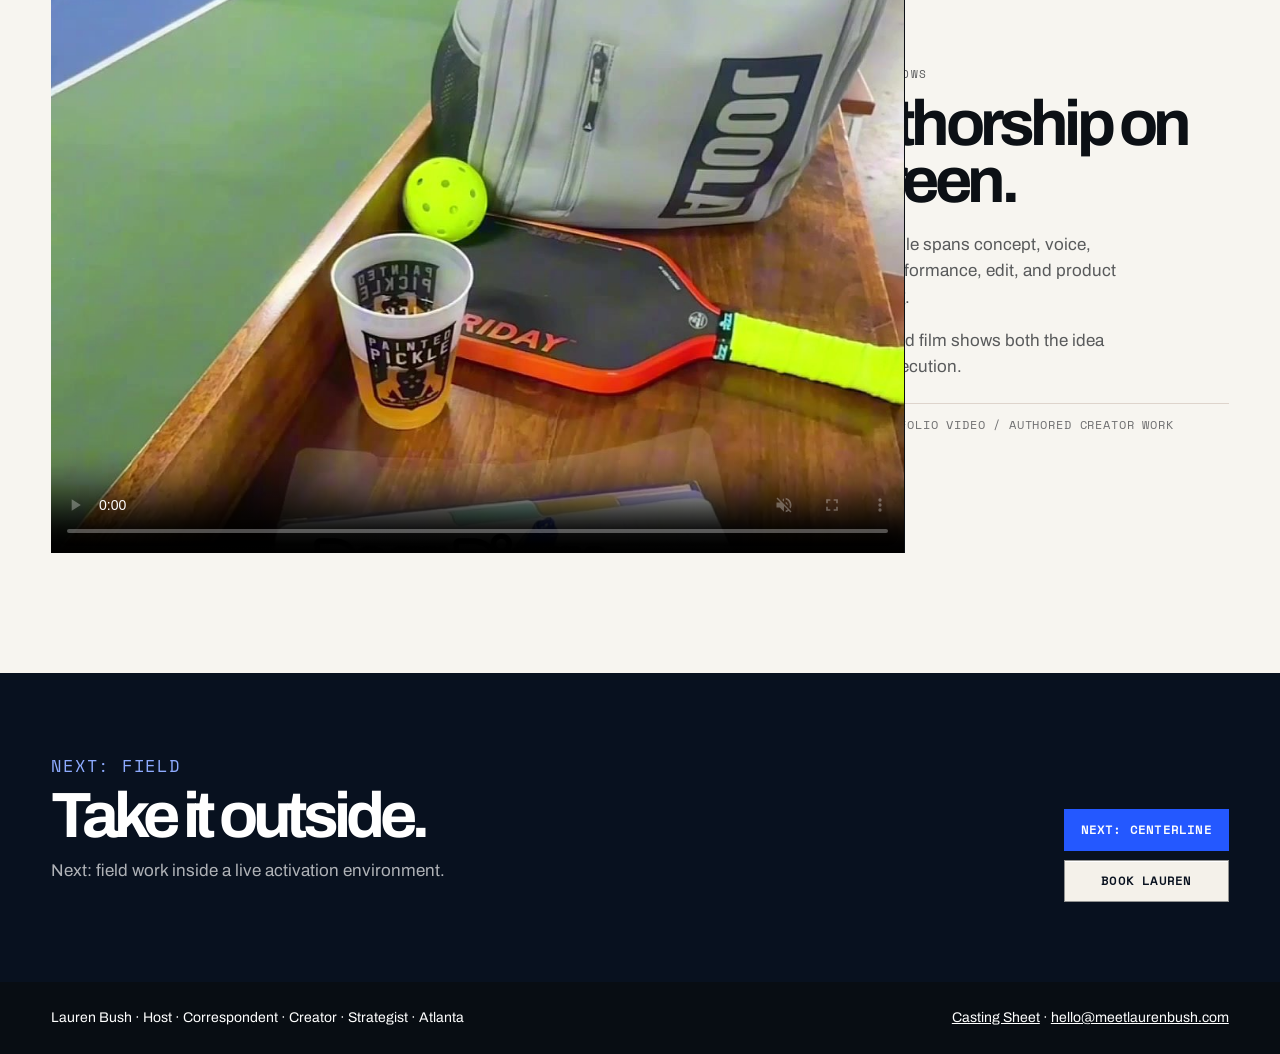
<file: project-dear-diary-montis.html>
<!DOCTYPE html><html lang="en"><head><meta charset="utf-8"><meta name="viewport" content="width=device-width,initial-scale=1,viewport-fit=cover">
<meta name="color-scheme" content="only light"><meta name="supported-color-schemes" content="light"><meta name="darkreader-lock">
<title>Project File — Dear Diary, for Montis | Lauren Bush</title><meta name="description" content="Lauren Bush project file: Dear Diary, for Montis. Concept, voice, creator, editor and product storytelling."><link rel="canonical" href="https://meetlaurenbush.com/project-dear-diary-montis.html">
<link rel="icon" href="/favicon.svg" type="image/svg+xml"><meta name="theme-color" content="#f4f1ea"><meta property="og:type" content="website"><meta property="og:site_name" content="Lauren Bush"><meta property="og:title" content="Project File — Dear Diary, for Montis | Lauren Bush"><meta property="og:description" content="Concept / Voice / Creator / Editor. Authored product storytelling by Lauren Bush."><meta property="og:url" content="https://meetlaurenbush.com/project-dear-diary-montis.html"><meta property="og:image" content="https://meetlaurenbush.com/assets/img/explain-portrait-wide.jpg"><meta name="twitter:card" content="summary_large_image"><meta name="twitter:image" content="https://meetlaurenbush.com/assets/img/explain-portrait-wide.jpg">
<link rel="stylesheet" href="assets/css/lbtv-main.css"><link rel="stylesheet" href="assets/css/a58-art-pass.css?v=a5198-20260904"><link rel="stylesheet" href="assets/css/a510-project-files.css?v=a5198-20260904"><link rel="stylesheet" href="assets/css/a5198-project-files-finish.css?v=a5198-20260904"><link rel="stylesheet" href="assets/css/a5205-whole-site-typography-rescue.css?v=a5206-20260927">
<link rel="stylesheet" href="assets/css/a5207-human-pass.css?v=a5207-20260927">
<link rel="stylesheet" href="assets/css/a5209-cute-editorial-reset.css?v=a5209-20260927">
<link rel="stylesheet" href="assets/css/a5210-grown-editorial-tone.css?v=a5210-20260927">
<link rel="stylesheet" href="assets/css/a5211-clean-editorial-color.css?v=a5211-20260927">
<link rel="stylesheet" href="assets/css/a5211-option-a-ink-cobalt.css?v=a5211-20260926">
<link rel="stylesheet" href="assets/css/a5212-option-a-visible-cobalt.css?v=a5212-20260926">
<link rel="stylesheet" href="assets/css/a5215-editorial-rhythm.css?v=a5215-20260927">
<link rel="stylesheet" href="assets/css/a5216-image-qa.css?v=a5216-20260927">
<link rel="stylesheet" href="assets/css/a5217-clean-finish.css?v=a5217-20260927">
<link rel="stylesheet" href="assets/css/a5218-last-cleanup.css?v=a5218-20260927">
</head><body class="project-file montis-file" data-release-status="editorial-20261006"><a class="skip" href="#project-main">Skip to project file</a><header class="topbar"><a class="brand" href="index.html"><i aria-hidden="true"></i>Lauren Bush</a><nav aria-label="Primary navigation"><a href="index.html#work">Work</a><a href="index.html#engine">About</a><a href="casting-sheet.html">Casting Sheet</a><a class="nav-book" href="mailto:hello@meetlaurenbush.com?subject=Booking%20Lauren%20Bush">Book Lauren</a></nav></header><main id="project-main"><section class="project-hero"><div class="project-hero-copy"><p class="section-code mono">Create</p><h1>Dear Diary, for Montis</h1><p class="project-deck">Concept / Voice / Creator / Editor / Product storytelling</p><p class="project-intro">A creator film where the concept, voice, performance, and edit are all part of Lauren’s role.</p><a class="project-back" href="casting-sheet.html#selected-files">← Back to Casting Sheet</a></div><figure class="project-hero-media"><img src="assets/img/montis-poster.jpg" srcset="assets/img/a5103/montis-poster-360.jpg 360w, assets/img/a5103/montis-poster-720.jpg 720w, assets/img/a5103/montis-poster-1080.jpg 1080w" sizes="(max-width: 900px) 100vw, 52vw" alt="Still from Lauren Bush's Montis footwear creator story." fetchpriority="high" decoding="async"></figure></section><section class="project-ledger"><div><span>Role</span><strong>Concept / Voice / Creator / Editor</strong></div><div><span>Format</span><strong>Creator film</strong></div><div><span>Focus</span><strong>Product storytelling</strong></div><div><span>On this site</span><strong>Create</strong></div></section><section class="project-evidence"><div class="project-evidence-wrap"><figure class="evidence-media"><video controls muted playsinline poster="assets/img/montis-poster.jpg" preload="metadata"><source src="assets/video/create-montis-r4.mp4" type="video/mp4"></video></figure><div class="evidence-copy"><p class="section-code mono">What it shows</p><h2>Authorship on screen.</h2><p>Lauren’s role spans concept, voice, creator performance, edit, and product storytelling.</p><p>The finished film shows both the idea and the execution.</p><div class="proof-note">Local portfolio video / authored creator work</div></div></div></section><section class="project-notes"><div class="project-notes-wrap"><div><p class="section-code mono">Notes</p><h2>What I made.</h2></div><div class="project-notes-grid"><div class="project-note-row"><span>Voice</span><p>The narrative voice is part of the creative treatment rather than a neutral product read.</p></div><div class="project-note-row"><span>Edit</span><p>Editing is part of Lauren’s credited role on the portfolio.</p></div><div class="project-note-row"><span>Brand response</span><p><strong>“This is too good 👏👏.”</strong> — Montis</p></div><div class="project-note-row"><span>Distribution</span><p>Honcho requested the collaboration and placed the reel on its grid.</p></div><div class="project-note-row"><span>Source</span><p>Portfolio video, poster, and production cut used on this site.</p></div></div></div></section><section class="project-close"><div class="project-close-wrap"><div><p class="section-code mono">Next: Field</p><h2>Take it outside.</h2><p>Next: field work inside a live activation environment.</p></div><div class="project-close-actions"><a class="button button-pink" href="project-honcho-centerline.html">Next: Centerline</a><a class="button button-quiet" href="mailto:hello@meetlaurenbush.com?subject=Booking%20Lauren%20Bush">Book Lauren</a></div></div></section></main><footer class="project-foot"><p>Lauren Bush · Host · Correspondent · Creator · Strategist · Atlanta</p><p><a href="casting-sheet.html">Casting Sheet</a> · <a href="mailto:hello@meetlaurenbush.com">hello@meetlaurenbush.com</a></p></footer></body></html>
</file>
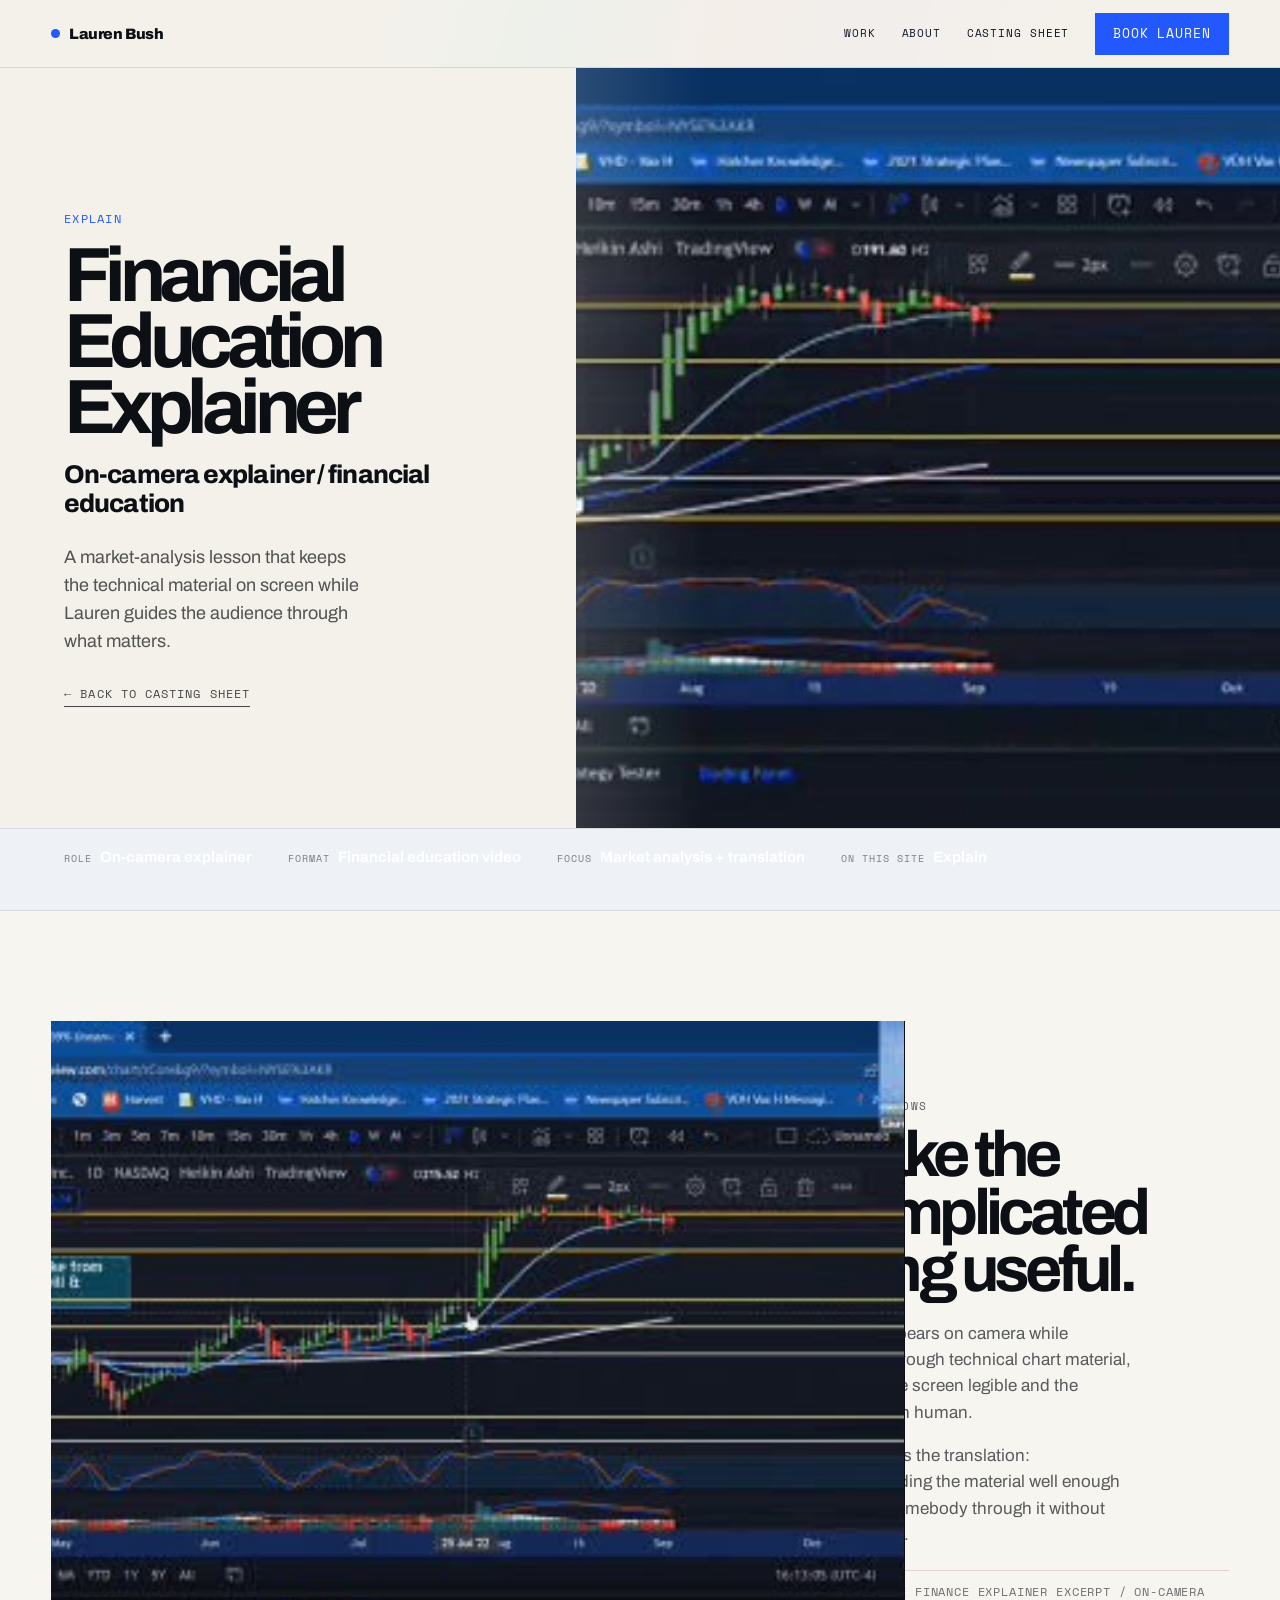
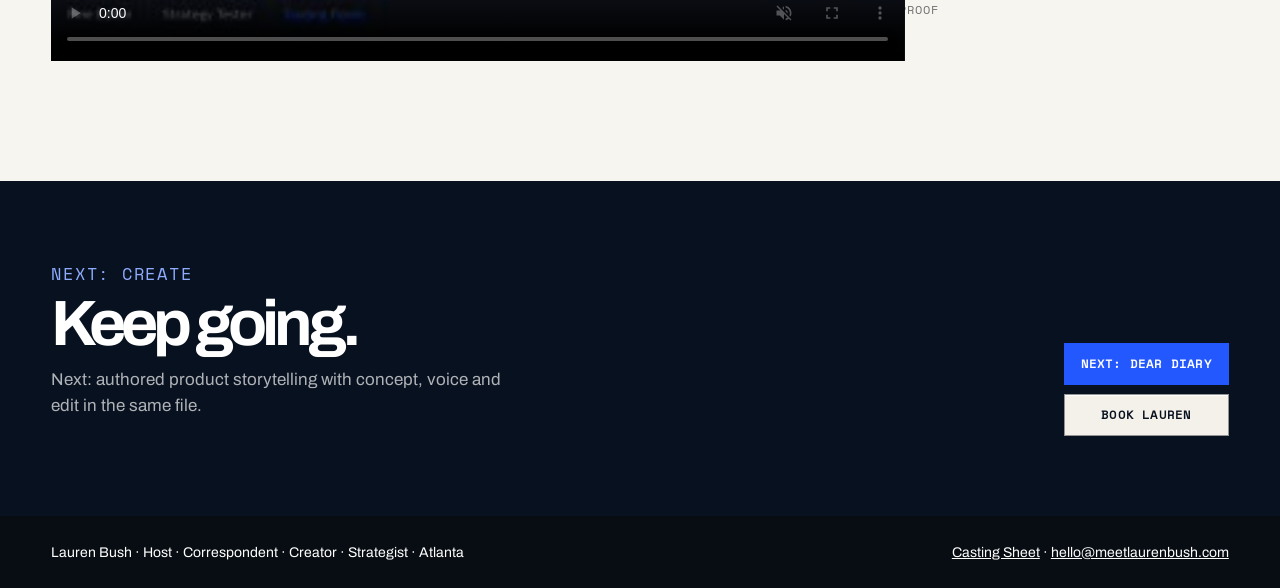
<file: project-finance-explainer.html>
<!doctype html>
<html lang="en">
<head>
<meta charset="utf-8"><meta name="viewport" content="width=device-width,initial-scale=1,viewport-fit=cover"><meta name="color-scheme" content="only light"><meta name="supported-color-schemes" content="light"><meta name="darkreader-lock">
<title>Project File — Financial Education Explainer | Lauren Bush</title><meta name="description" content="Lauren Bush project file: on-camera financial education and market analysis explainer."><link rel="canonical" href="https://meetlaurenbush.com/project-finance-explainer.html">
<link rel="icon" href="/favicon.svg" type="image/svg+xml"><meta name="theme-color" content="#f4f1ea"><meta property="og:type" content="website"><meta property="og:site_name" content="Lauren Bush"><meta property="og:title" content="Project File — Financial Education Explainer | Lauren Bush"><meta property="og:description" content="On-camera financial education and market analysis made clear and usable."><meta property="og:url" content="https://meetlaurenbush.com/project-finance-explainer.html"><meta property="og:image" content="https://meetlaurenbush.com/assets/img/explain-portrait-wide.jpg"><meta name="twitter:card" content="summary_large_image"><meta name="twitter:image" content="https://meetlaurenbush.com/assets/img/explain-portrait-wide.jpg">
<link rel="stylesheet" href="assets/css/lbtv-main.css"><link rel="stylesheet" href="assets/css/a58-art-pass.css?v=a5198-20260904"><link rel="stylesheet" href="assets/css/a510-project-files.css?v=a5198-20260904"><link rel="stylesheet" href="assets/css/a5198-project-files-finish.css?v=a5198-20260904"><link rel="stylesheet" href="assets/css/a5205-whole-site-typography-rescue.css?v=a5206-20260927"><link rel="stylesheet" href="assets/css/a5207-human-pass.css?v=a5207-20260927"><link rel="stylesheet" href="assets/css/a5209-cute-editorial-reset.css?v=a5209-20260927"><link rel="stylesheet" href="assets/css/a5210-grown-editorial-tone.css?v=a5210-20260927"><link rel="stylesheet" href="assets/css/a5211-clean-editorial-color.css?v=a5211-20260927"><link rel="stylesheet" href="assets/css/a5211-option-a-ink-cobalt.css?v=a5211-20260926"><link rel="stylesheet" href="assets/css/a5212-option-a-visible-cobalt.css?v=a5212-20260926"><link rel="stylesheet" href="assets/css/a5215-editorial-rhythm.css?v=a5215-20260927"><link rel="stylesheet" href="assets/css/a5216-image-qa.css?v=a5216-20260927"><link rel="stylesheet" href="assets/css/a5217-clean-finish.css?v=a5217-20260927"><link rel="stylesheet" href="assets/css/a5218-last-cleanup.css?v=a5218-20260927">
</head><body class="project-file finance-file" data-release-status="editorial-20261006"><a class="skip" href="#project-main">Skip to project file</a><header class="topbar"><a class="brand" href="index.html"><i aria-hidden="true"></i>Lauren Bush</a><nav aria-label="Primary navigation"><a href="index.html#work">Work</a><a href="index.html#engine">About</a><a href="casting-sheet.html">Casting Sheet</a><a class="nav-book" href="mailto:hello@meetlaurenbush.com?subject=Booking%20Lauren%20Bush">Book Lauren</a></nav></header><main id="project-main"><section class="project-hero"><div class="project-hero-copy"><p class="section-code mono">Explain</p><h1>Financial Education Explainer</h1><p class="project-deck">On-camera explainer / financial education</p><p class="project-intro">A market-analysis lesson that keeps the technical material on screen while Lauren guides the audience through what matters.</p><a class="project-back" href="casting-sheet.html#selected-files">← Back to Casting Sheet</a></div><figure class="project-hero-media"><img src="assets/img/a55/finance-intelligence.jpg" srcset="assets/img/a5103/finance-intelligence-360.jpg 360w, assets/img/a5103/finance-intelligence-640.jpg 640w" sizes="(max-width: 900px) 100vw, 52vw" alt="Lauren Bush explaining a financial market chart on screen." fetchpriority="high" decoding="async"></figure></section><section class="project-ledger"><div><span>Role</span><strong>On-camera explainer</strong></div><div><span>Format</span><strong>Financial education video</strong></div><div><span>Focus</span><strong>Market analysis + translation</strong></div><div><span>On this site</span><strong>Explain</strong></div></section><section class="project-evidence"><div class="project-evidence-wrap"><figure class="evidence-media"><video controls muted playsinline poster="assets/img/finance-poster.jpg" preload="metadata"><source src="assets/video/explain-finance.mp4" type="video/mp4"></video></figure><div class="evidence-copy"><p class="section-code mono">What it shows</p><h2>Make the complicated thing useful.</h2><p>Lauren appears on camera while working through technical chart material, keeping the screen legible and the explanation human.</p><p>The proof is the translation: understanding the material well enough to guide somebody through it without flattening it.</p><div class="proof-note">Public-safe finance explainer excerpt / on-camera education proof</div></div></div></section><section class="project-notes"><div class="project-notes-wrap"><div><p class="section-code mono">Notes</p><h2>Why it belongs here.</h2></div><div class="project-notes-grid"><div class="project-note-row"><span>Subject matter</span><p>Financial education and market-analysis material are visible in the teaching environment.</p></div><div class="project-note-row"><span>Presence</span><p>Lauren stays visible as the guide rather than disappearing behind the screen.</p></div><div class="project-note-row"><span>Source</span><p>Public-safe finance video and stills already preserved in the portfolio archive.</p></div></div></div></section><section class="project-close"><div class="project-close-wrap"><div><p class="section-code mono">Next: Create</p><h2>Keep going.</h2><p>Next: authored product storytelling with concept, voice and edit in the same file.</p></div><div class="project-close-actions"><a class="button button-pink" href="project-dear-diary-montis.html">Next: Dear Diary</a><a class="button button-quiet" href="mailto:hello@meetlaurenbush.com?subject=Booking%20Lauren%20Bush">Book Lauren</a></div></div></section></main><footer class="project-foot"><p>Lauren Bush · Host · Correspondent · Creator · Strategist · Atlanta</p><p><a href="casting-sheet.html">Casting Sheet</a> · <a href="mailto:hello@meetlaurenbush.com">hello@meetlaurenbush.com</a></p></footer></body></html>
</file>
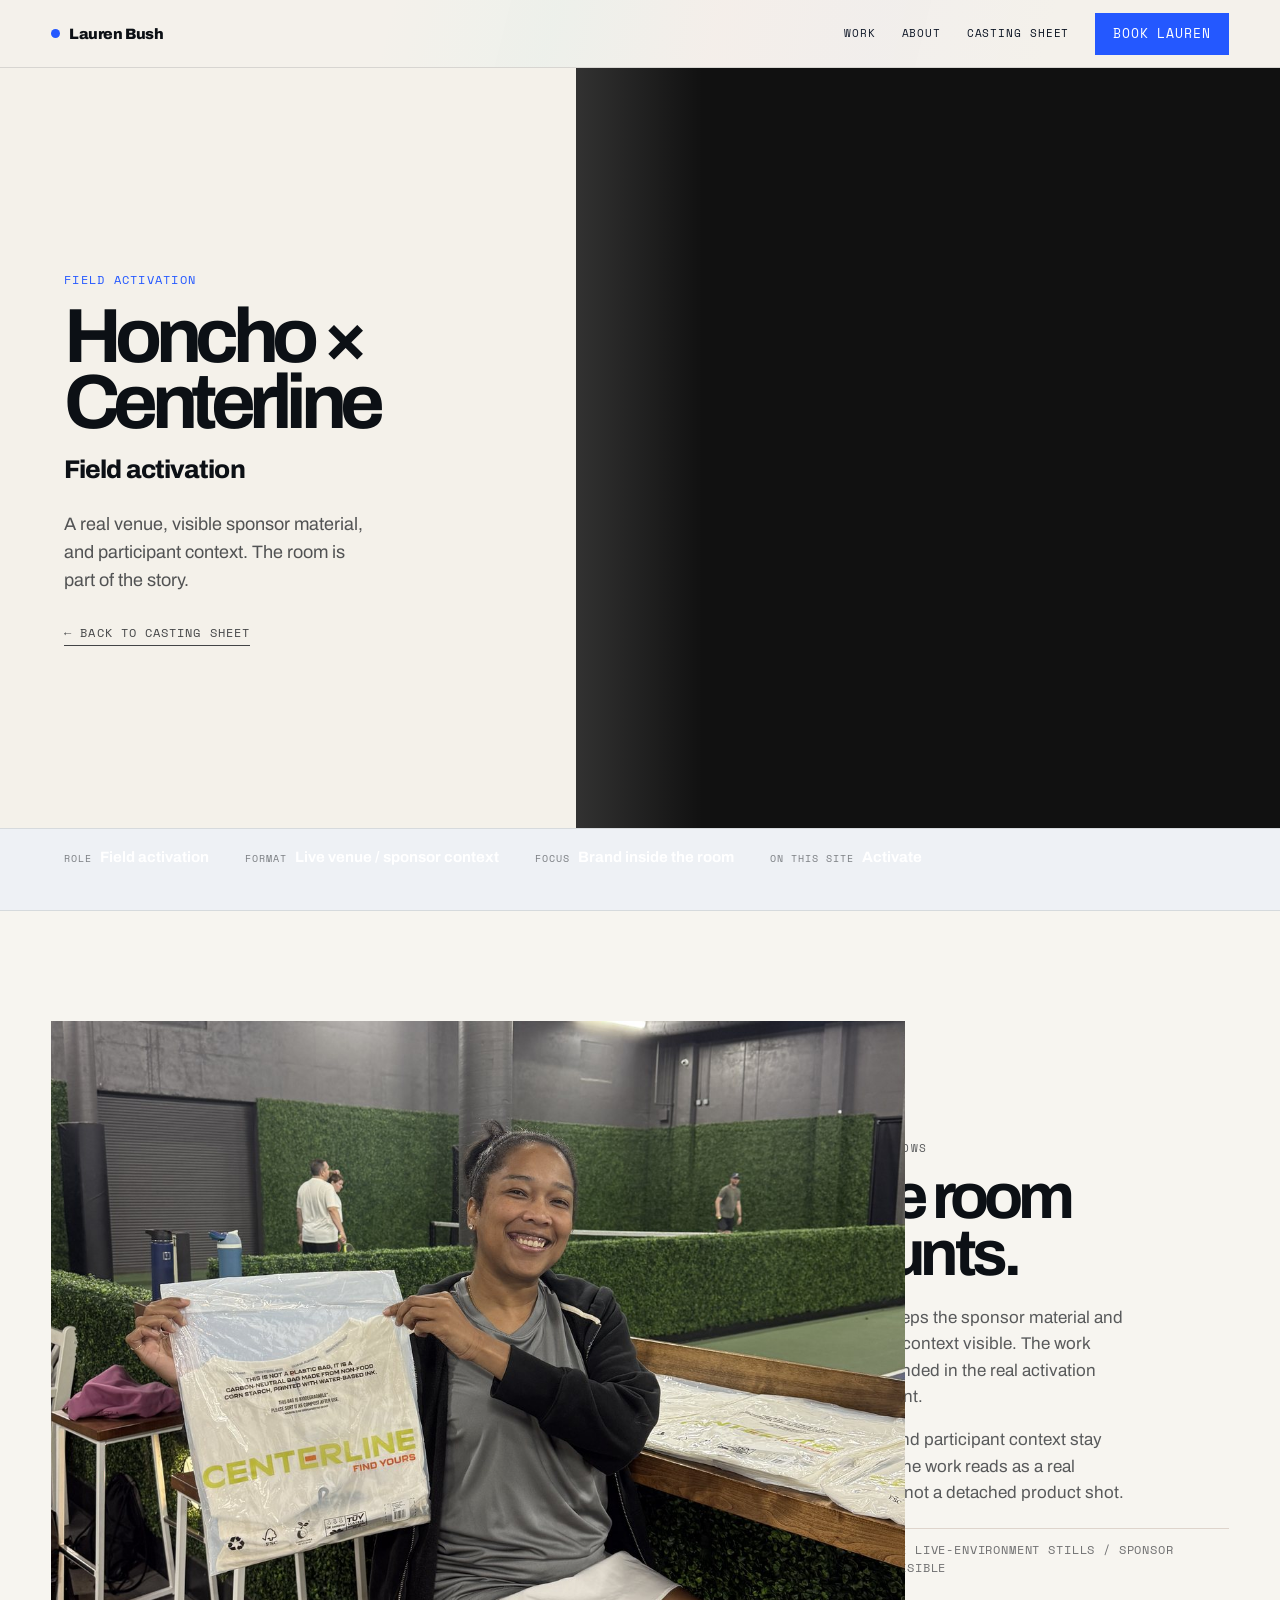
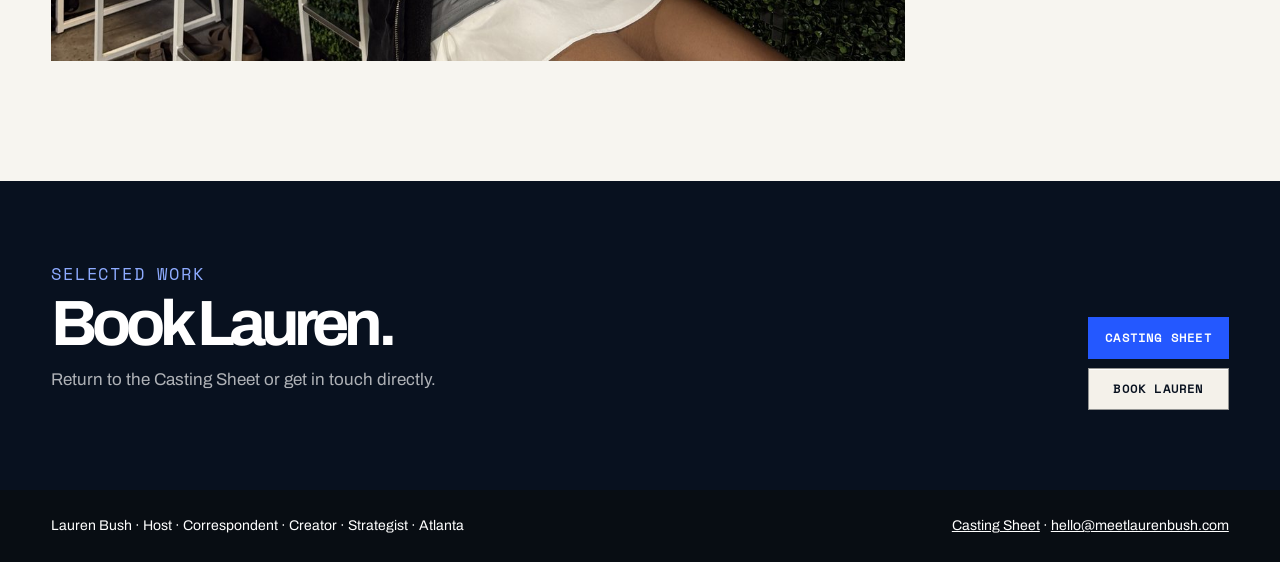
<file: project-honcho-centerline.html>
<!DOCTYPE html><html lang="en"><head><meta charset="utf-8"><meta name="viewport" content="width=device-width,initial-scale=1,viewport-fit=cover">
<meta name="color-scheme" content="only light"><meta name="supported-color-schemes" content="light"><meta name="darkreader-lock">
<title>Project File — Honcho × Centerline | Lauren Bush</title><meta name="description" content="Lauren Bush project file: Honcho × Centerline field activation proof inside a live venue."><link rel="canonical" href="https://meetlaurenbush.com/project-honcho-centerline.html">
<link rel="icon" href="/favicon.svg" type="image/svg+xml"><meta name="theme-color" content="#f4f1ea"><meta property="og:type" content="website"><meta property="og:site_name" content="Lauren Bush"><meta property="og:title" content="Project File — Honcho × Centerline | Lauren Bush"><meta property="og:description" content="Field activation inside a live venue with sponsor and participant context."><meta property="og:url" content="https://meetlaurenbush.com/project-honcho-centerline.html"><meta property="og:image" content="https://meetlaurenbush.com/assets/img/explain-portrait-wide.jpg"><meta name="twitter:card" content="summary_large_image"><meta name="twitter:image" content="https://meetlaurenbush.com/assets/img/explain-portrait-wide.jpg">
<link rel="stylesheet" href="assets/css/lbtv-main.css"><link rel="stylesheet" href="assets/css/a58-art-pass.css?v=a5198-20260904"><link rel="stylesheet" href="assets/css/a510-project-files.css?v=a5198-20260904"><link rel="stylesheet" href="assets/css/a5198-project-files-finish.css?v=a5198-20260904"><link rel="stylesheet" href="assets/css/a5205-whole-site-typography-rescue.css?v=a5206-20260927">
<link rel="stylesheet" href="assets/css/a5207-human-pass.css?v=a5207-20260927">
<link rel="stylesheet" href="assets/css/a5209-cute-editorial-reset.css?v=a5209-20260927">
<link rel="stylesheet" href="assets/css/a5210-grown-editorial-tone.css?v=a5210-20260927">
<link rel="stylesheet" href="assets/css/a5211-clean-editorial-color.css?v=a5211-20260927">
<link rel="stylesheet" href="assets/css/a5211-option-a-ink-cobalt.css?v=a5211-20260926">
<link rel="stylesheet" href="assets/css/a5212-option-a-visible-cobalt.css?v=a5212-20260926">
<link rel="stylesheet" href="assets/css/a5215-editorial-rhythm.css?v=a5215-20260927">
<link rel="stylesheet" href="assets/css/a5216-image-qa.css?v=a5216-20260927">
<link rel="stylesheet" href="assets/css/a5217-clean-finish.css?v=a5217-20260927">
<link rel="stylesheet" href="assets/css/a5218-last-cleanup.css?v=a5218-20260927">
</head><body class="project-file centerline-file" data-release-status="editorial-20261006"><a class="skip" href="#project-main">Skip to project file</a><header class="topbar"><a class="brand" href="index.html"><i aria-hidden="true"></i>Lauren Bush</a><nav aria-label="Primary navigation"><a href="index.html#work">Work</a><a href="index.html#engine">About</a><a href="casting-sheet.html">Casting Sheet</a><a class="nav-book" href="mailto:hello@meetlaurenbush.com?subject=Booking%20Lauren%20Bush">Book Lauren</a></nav></header><main id="project-main"><section class="project-hero"><div class="project-hero-copy"><p class="section-code mono">Field activation</p><h1>Honcho × Centerline</h1><p class="project-deck">Field activation</p><p class="project-intro">A real venue, visible sponsor material, and participant context. The room is part of the story.</p><a class="project-back" href="casting-sheet.html#selected-files">← Back to Casting Sheet</a></div><figure class="project-hero-media"><img src="assets/img/activate-centerline-wide.jpg" srcset="assets/img/a5103/activate-centerline-wide-360.jpg 360w, assets/img/a5103/activate-centerline-wide-720.jpg 720w, assets/img/a5103/activate-centerline-wide-1080.jpg 1080w, assets/img/a5103/activate-centerline-wide-1600.jpg 1600w" sizes="(max-width: 900px) 100vw, 52vw" width="1600" height="900" alt="Lauren Bush holding Centerline material inside a live field activation environment." fetchpriority="high" decoding="async"></figure></section><section class="project-ledger"><div><span>Role</span><strong>Field activation</strong></div><div><span>Format</span><strong>Live venue / sponsor context</strong></div><div><span>Focus</span><strong>Brand inside the room</strong></div><div><span>On this site</span><strong>Activate</strong></div></section><section class="project-evidence"><div class="project-evidence-wrap"><figure class="evidence-media"><img src="assets/img/a5103/activate-centerline-wide-1080.jpg" width="620" height="380" alt="Centerline sponsor material photographed in the live activation environment." loading="eager"></figure><div class="evidence-copy"><p class="section-code mono">What it shows</p><h2>The room counts.</h2><p>This file keeps the sponsor material and live venue context visible. The work stays grounded in the real activation environment.</p><p>Sponsor and participant context stay visible so the work reads as a real activation, not a detached product shot.</p><div class="proof-note">Public-safe live-environment stills / sponsor material visible</div></div></div></section><section class="project-notes"><div class="project-notes-wrap"><div><p class="section-code mono">Notes</p><h2>Why the room matters.</h2></div><div class="project-notes-grid"><div class="project-note-row"><span>Environment</span><p>The venue stays in frame so the work reads as a live activation rather than a detached product image.</p></div><div class="project-note-row"><span>Material</span><p>Centerline sponsor material is visible in the activation environment.</p></div><div class="project-note-row"><span>Source</span><p>Centerline field images used on this site and the Casting Sheet.</p></div></div></div></section><section class="project-close"><div class="project-close-wrap"><div><p class="section-code mono">Selected work</p><h2>Book Lauren.</h2><p>Return to the Casting Sheet or get in touch directly.</p></div><div class="project-close-actions"><a class="button button-pink" href="casting-sheet.html">Casting Sheet</a><a class="button button-quiet" href="mailto:hello@meetlaurenbush.com?subject=Booking%20Lauren%20Bush">Book Lauren</a></div></div></section></main><footer class="project-foot"><p>Lauren Bush · Host · Correspondent · Creator · Strategist · Atlanta</p><p><a href="casting-sheet.html">Casting Sheet</a> · <a href="mailto:hello@meetlaurenbush.com">hello@meetlaurenbush.com</a></p></footer></body></html>
</file>
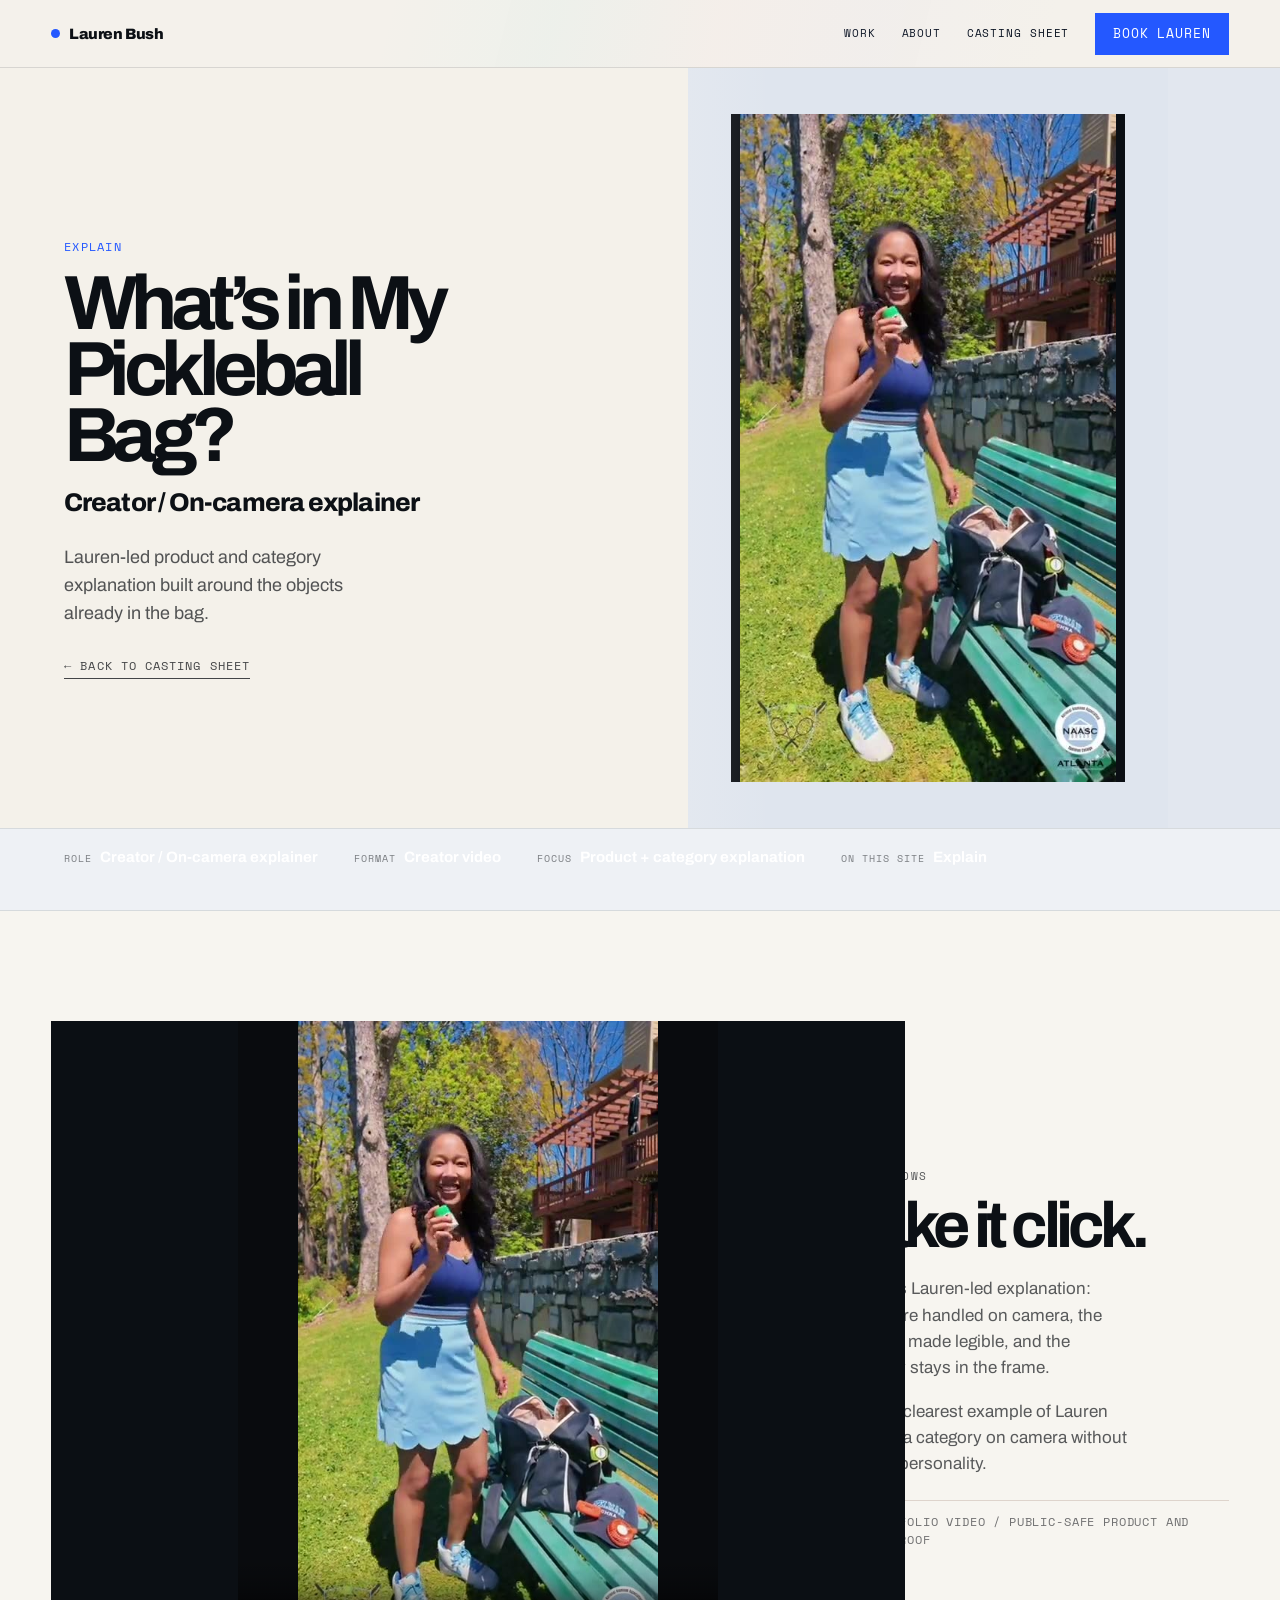
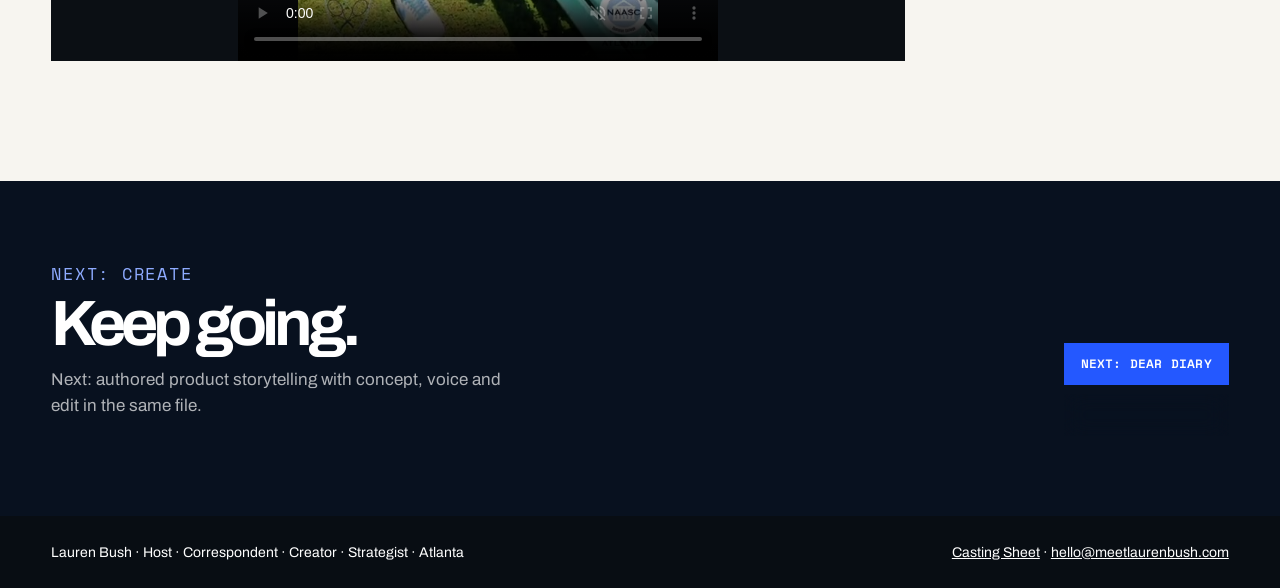
<file: project-pickleball-bag.html>
<!DOCTYPE html><html lang="en"><head><meta charset="utf-8"><meta name="viewport" content="width=device-width,initial-scale=1,viewport-fit=cover">
<meta name="color-scheme" content="only light"><meta name="supported-color-schemes" content="light"><meta name="darkreader-lock">
<title>Project File — What’s in My Pickleball Bag? | Lauren Bush</title><meta name="description" content="Lauren Bush project file: What’s in My Pickleball Bag?, creator and on-camera explainer."><link rel="canonical" href="https://meetlaurenbush.com/project-pickleball-bag.html">
<link rel="icon" href="/favicon.svg" type="image/svg+xml"><meta name="theme-color" content="#f4f1ea"><meta property="og:type" content="website"><meta property="og:site_name" content="Lauren Bush"><meta property="og:title" content="Project File — What’s in My Pickleball Bag? | Lauren Bush"><meta property="og:description" content="Creator / On-camera explainer. Product and category explanation from Lauren Bush's selected work."><meta property="og:url" content="https://meetlaurenbush.com/project-pickleball-bag.html"><meta property="og:image" content="https://meetlaurenbush.com/assets/img/explain-portrait-wide.jpg"><meta name="twitter:card" content="summary_large_image"><meta name="twitter:image" content="https://meetlaurenbush.com/assets/img/explain-portrait-wide.jpg">
<link rel="stylesheet" href="assets/css/lbtv-main.css"><link rel="stylesheet" href="assets/css/a58-art-pass.css?v=a5198-20260904"><link rel="stylesheet" href="assets/css/a510-project-files.css?v=a5198-20260904"><link rel="stylesheet" href="assets/css/a5198-project-files-finish.css?v=a5198-20260904"><link rel="stylesheet" href="assets/css/a5205-whole-site-typography-rescue.css?v=a5206-20260927">
<link rel="stylesheet" href="assets/css/a5207-human-pass.css?v=a5207-20260927">
<link rel="stylesheet" href="assets/css/a5209-cute-editorial-reset.css?v=a5209-20260927">
<link rel="stylesheet" href="assets/css/a5210-grown-editorial-tone.css?v=a5210-20260927">
<link rel="stylesheet" href="assets/css/a5211-clean-editorial-color.css?v=a5211-20260927">
<link rel="stylesheet" href="assets/css/a5211-option-a-ink-cobalt.css?v=a5211-20260926">
<link rel="stylesheet" href="assets/css/a5212-option-a-visible-cobalt.css?v=a5212-20260926">
<link rel="stylesheet" href="assets/css/a5215-editorial-rhythm.css?v=a5215-20260927">
<link rel="stylesheet" href="assets/css/a5216-image-qa.css?v=a5216-20260927">
<link rel="stylesheet" href="assets/css/a5217-clean-finish.css?v=a5217-20260927">
<link rel="stylesheet" href="assets/css/a5218-last-cleanup.css?v=a5218-20260927">
</head><body class="project-file wimpb-file" data-release-status="editorial-20261006"><a class="skip" href="#project-main">Skip to project file</a><header class="topbar"><a class="brand" href="index.html"><i aria-hidden="true"></i>Lauren Bush</a><nav aria-label="Primary navigation"><a href="index.html#work">Work</a><a href="index.html#engine">About</a><a href="casting-sheet.html">Casting Sheet</a><a class="nav-book" href="mailto:hello@meetlaurenbush.com?subject=Booking%20Lauren%20Bush">Book Lauren</a></nav></header><main id="project-main"><section class="project-hero"><div class="project-hero-copy"><p class="section-code mono">Explain</p><h1>What’s in My Pickleball Bag?</h1><p class="project-deck">Creator / On-camera explainer</p><p class="project-intro">Lauren-led product and category explanation built around the objects already in the bag.</p><a class="project-back" href="casting-sheet.html#selected-files">← Back to Casting Sheet</a></div><figure class="project-hero-media"><img src="assets/img/a55/wimpb-campaign-main.jpg" srcset="assets/img/a5103/wimpb-campaign-main-360.jpg 360w, assets/img/a5103/wimpb-campaign-main-480.jpg 480w" sizes="(max-width: 900px) 90vw, 480px" width="480" height="854" alt="Lauren Bush smiling outdoors beside her pickleball bag and gear." fetchpriority="high" decoding="async"></figure></section><section class="project-ledger"><div><span>Role</span><strong>Creator / On-camera explainer</strong></div><div><span>Format</span><strong>Creator video</strong></div><div><span>Focus</span><strong>Product + category explanation</strong></div><div><span>On this site</span><strong>Explain</strong></div></section><section class="project-evidence"><div class="project-evidence-wrap"><figure class="evidence-media"><video controls muted playsinline poster="assets/img/a55/wimpb-campaign-main.jpg" preload="metadata"><source src="assets/video/explain-pickleball-bag-web.mp4" type="video/mp4"></video></figure><div class="evidence-copy"><p class="section-code mono">What it shows</p><h2>Make it click.</h2><p>The work is Lauren-led explanation: products are handled on camera, the category is made legible, and the personality stays in the frame.</p><p>This is the clearest example of Lauren explaining a category on camera without losing the personality.</p><div class="proof-note">Local portfolio video / public-safe product and category proof</div></div></div></section><section class="project-notes"><div class="project-notes-wrap"><div><p class="section-code mono">Notes</p><h2>Why it works.</h2></div><div class="project-notes-grid"><div class="project-note-row"><span>Authorship</span><p>Lauren is the creator and on-camera explainer.</p></div><div class="project-note-row"><span>Category</span><p>The file demonstrates explanation through a real pickleball-bag format rather than a detached product demo.</p></div><div class="project-note-row"><span>Source</span><p>Portfolio video and WIMPB campaign stills used on this site.</p></div></div></div></section><section class="project-close"><div class="project-close-wrap"><div><p class="section-code mono">Next: Create</p><h2>Keep going.</h2><p>Next: authored product storytelling with concept, voice and edit in the same file.</p></div><div class="project-close-actions"><a class="button button-pink" href="project-dear-diary-montis.html">Next: Dear Diary</a><a class="button button-quiet" href="mailto:hello@meetlaurenbush.com?subject=Booking%20Lauren%20Bush">Book Lauren</a></div></div></section></main><footer class="project-foot"><p>Lauren Bush · Host · Correspondent · Creator · Strategist · Atlanta</p><p><a href="casting-sheet.html">Casting Sheet</a> · <a href="mailto:hello@meetlaurenbush.com">hello@meetlaurenbush.com</a></p></footer></body></html>
</file>
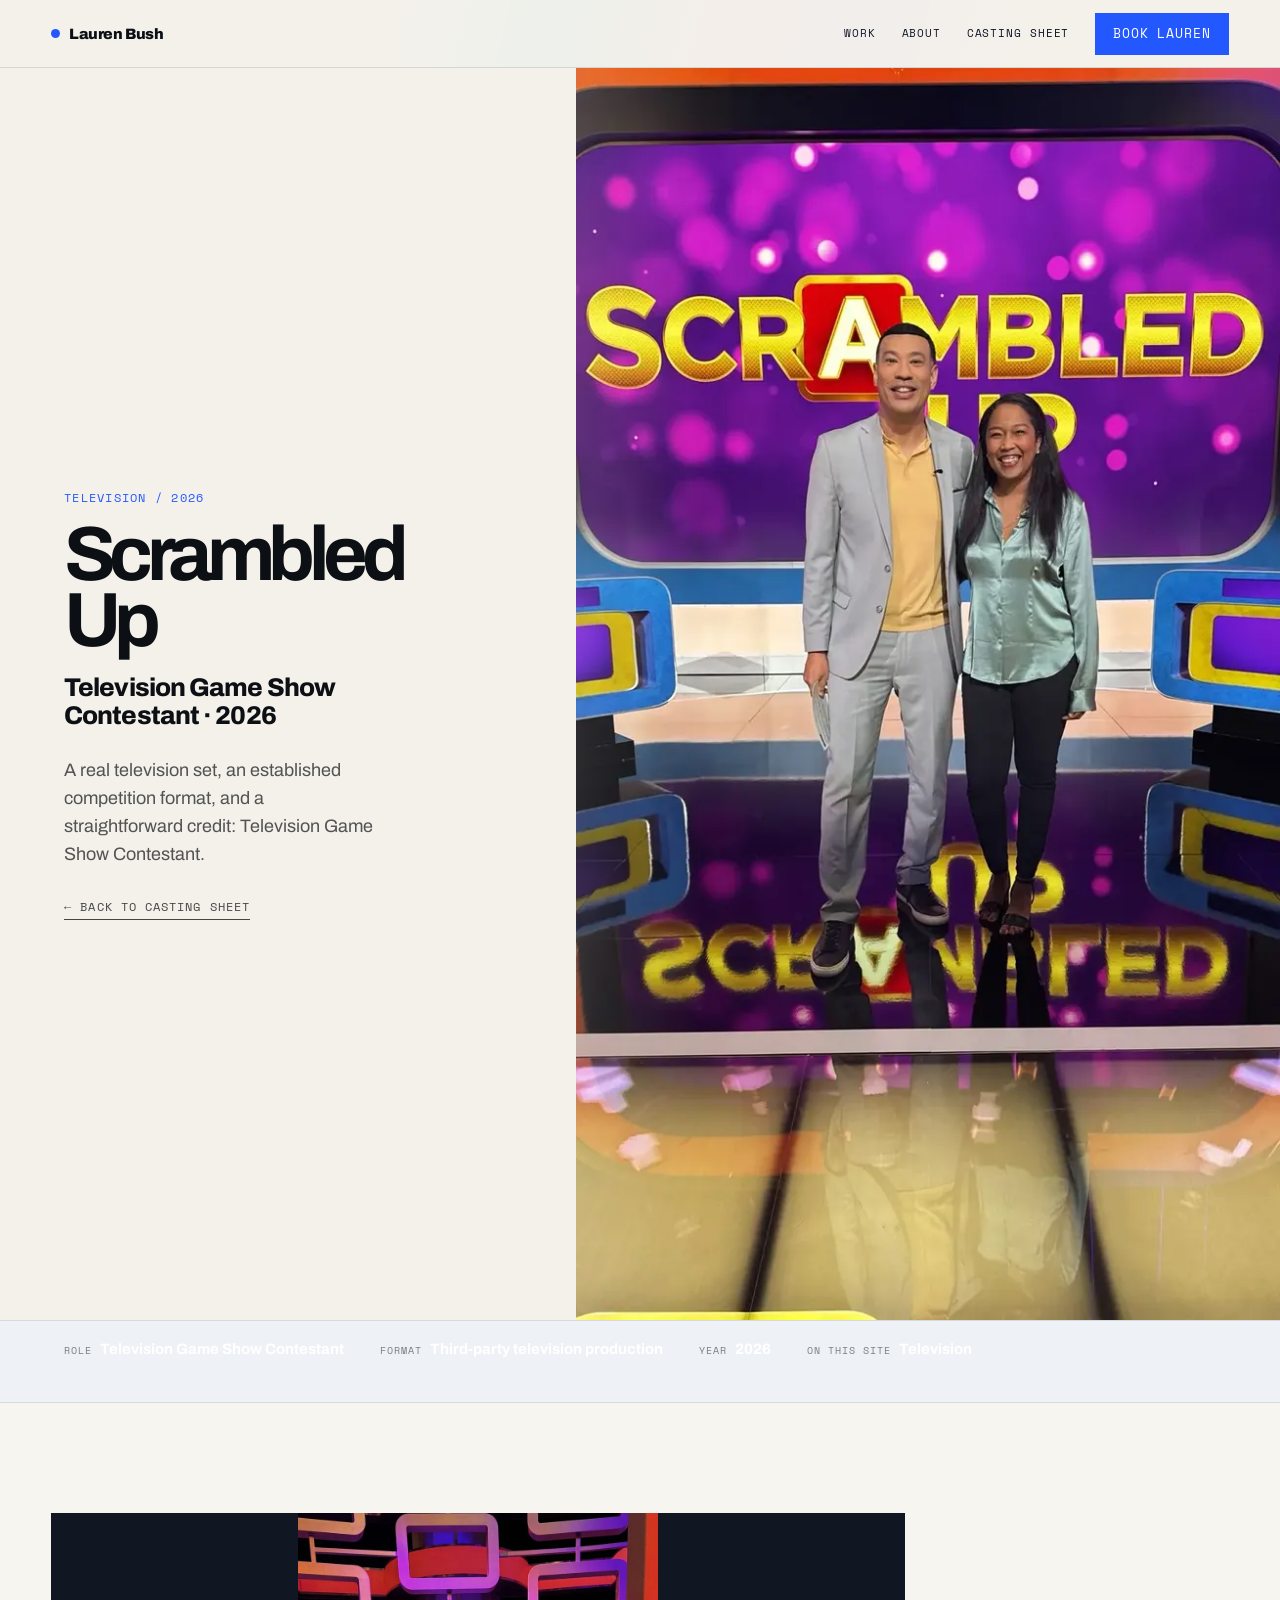
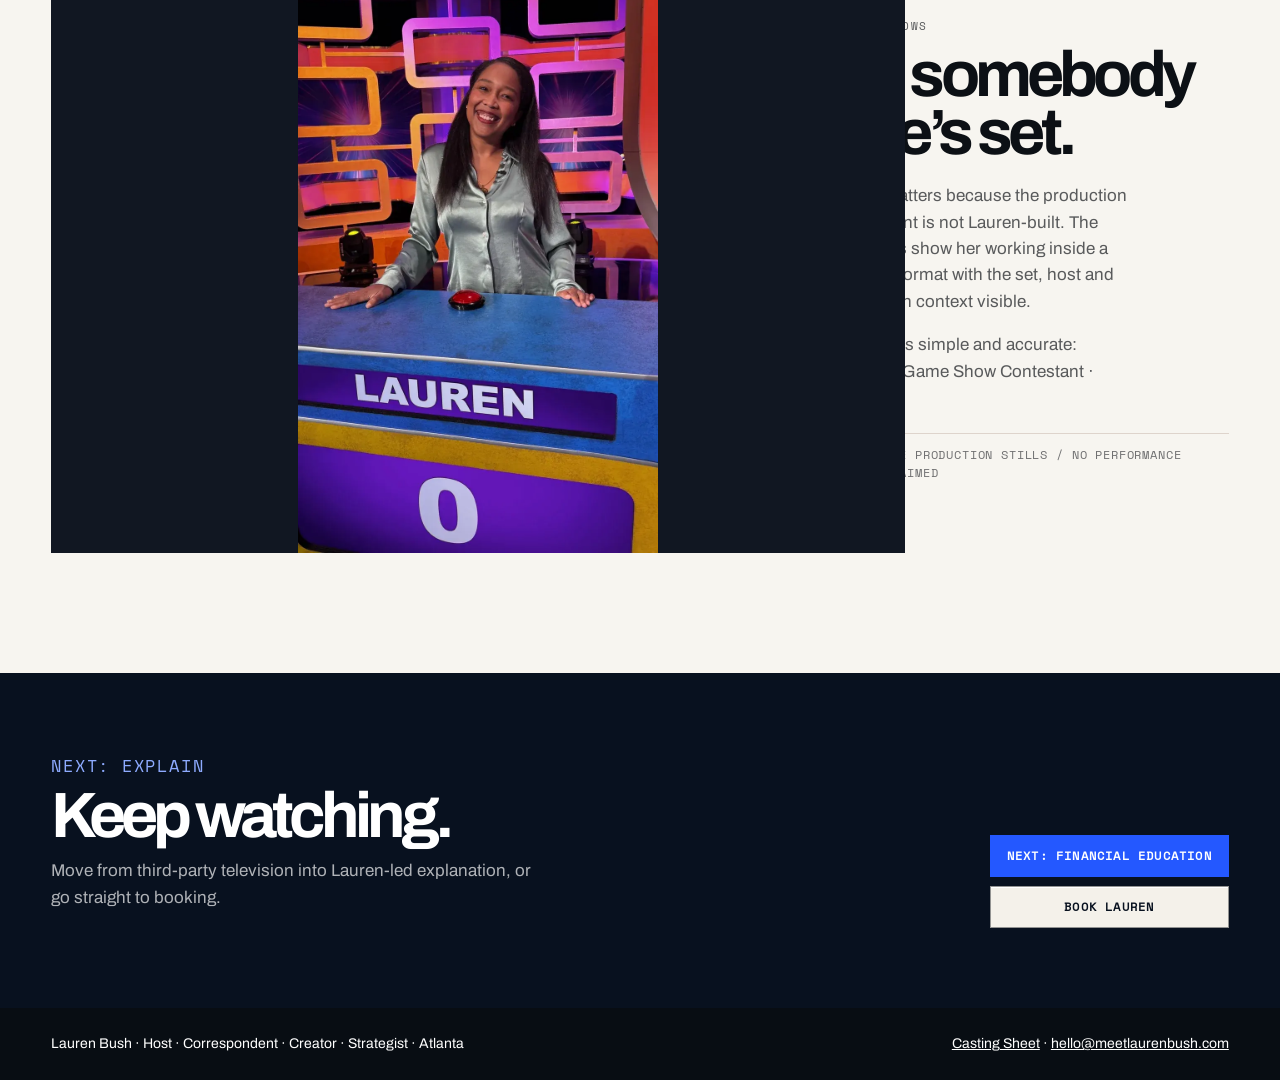
<file: project-scrambled-up.html>
<!DOCTYPE html>
<html lang="en"><head><meta charset="utf-8"><meta name="viewport" content="width=device-width,initial-scale=1,viewport-fit=cover">
<meta name="color-scheme" content="only light"><meta name="supported-color-schemes" content="light"><meta name="darkreader-lock">
<title>Project File — Scrambled Up | Lauren Bush</title><meta name="description" content="Lauren Bush project file: Scrambled Up, television game show contestant, 2026."><link rel="canonical" href="https://meetlaurenbush.com/project-scrambled-up.html">
<link rel="icon" href="/favicon.svg" type="image/svg+xml"><meta name="theme-color" content="#f4f1ea"><meta property="og:type" content="website"><meta property="og:site_name" content="Lauren Bush"><meta property="og:title" content="Project File — Scrambled Up | Lauren Bush"><meta property="og:description" content="Television Game Show Contestant · 2026. Third-party television proof from Lauren Bush's selected work."><meta property="og:url" content="https://meetlaurenbush.com/project-scrambled-up.html"><meta property="og:image" content="https://meetlaurenbush.com/assets/img/explain-portrait-wide.jpg"><meta name="twitter:card" content="summary_large_image"><meta name="twitter:image" content="https://meetlaurenbush.com/assets/img/explain-portrait-wide.jpg">
<link rel="stylesheet" href="assets/css/lbtv-main.css"><link rel="stylesheet" href="assets/css/a58-art-pass.css?v=a5198-20260904"><link rel="stylesheet" href="assets/css/a510-project-files.css?v=a5198-20260904"><link rel="stylesheet" href="assets/css/a5198-project-files-finish.css?v=a5198-20260904"><link rel="stylesheet" href="assets/css/a5205-whole-site-typography-rescue.css?v=a5206-20260927">
<link rel="stylesheet" href="assets/css/a5207-human-pass.css?v=a5207-20260927">
<link rel="stylesheet" href="assets/css/a5209-cute-editorial-reset.css?v=a5209-20260927">
<link rel="stylesheet" href="assets/css/a5210-grown-editorial-tone.css?v=a5210-20260927">
<link rel="stylesheet" href="assets/css/a5211-clean-editorial-color.css?v=a5211-20260927">
<link rel="stylesheet" href="assets/css/a5211-option-a-ink-cobalt.css?v=a5211-20260926">
<link rel="stylesheet" href="assets/css/a5212-option-a-visible-cobalt.css?v=a5212-20260926">
<link rel="stylesheet" href="assets/css/a5215-editorial-rhythm.css?v=a5215-20260927">
<link rel="stylesheet" href="assets/css/a5216-image-qa.css?v=a5216-20260927">
<link rel="stylesheet" href="assets/css/a5217-clean-finish.css?v=a5217-20260927">
<link rel="stylesheet" href="assets/css/a5218-last-cleanup.css?v=a5218-20260927">
</head>
<body class="project-file scrambled-file" data-release-status="editorial-20261006"><a class="skip" href="#project-main">Skip to project file</a><header class="topbar"><a class="brand" href="index.html"><i aria-hidden="true"></i>Lauren Bush</a><nav aria-label="Primary navigation"><a href="index.html#work">Work</a><a href="index.html#engine">About</a><a href="casting-sheet.html">Casting Sheet</a><a class="nav-book" href="mailto:hello@meetlaurenbush.com?subject=Booking%20Lauren%20Bush">Book Lauren</a></nav></header>
<main id="project-main"><section class="project-hero"><div class="project-hero-copy"><p class="section-code mono">Television / 2026</p><h1>Scrambled Up</h1><p class="project-deck">Television Game Show Contestant · 2026</p><p class="project-intro">A real television set, an established competition format, and a straightforward credit: Television Game Show Contestant.</p><a class="project-back" href="casting-sheet.html#selected-files">← Back to Casting Sheet</a></div><figure class="project-hero-media"><img src="assets/img/scrambled-host-new.webp" srcset="assets/img/a5103/scrambled-host-new-360.webp 360w, assets/img/a5103/scrambled-host-new-720.webp 720w, assets/img/a5103/scrambled-host-new-864.webp 864w" sizes="(max-width: 900px) 100vw, 52vw" width="864" height="1536" alt="Lauren Bush with Michael Yo on the Scrambled Up television set." fetchpriority="high" decoding="sync"></figure></section>
<section class="project-ledger" aria-label="Project facts"><div><span>Role</span><strong>Television Game Show Contestant</strong></div><div><span>Format</span><strong>Third-party television production</strong></div><div><span>Year</span><strong>2026</strong></div><div><span>On this site</span><strong>Television</strong></div></section>
<section class="project-evidence" aria-labelledby="proof-title"><div class="project-evidence-wrap"><figure class="evidence-media"><img src="assets/img/scrambled-podium-smile.webp" srcset="assets/img/a5103/scrambled-podium-smile-360.webp 360w, assets/img/a5103/scrambled-podium-smile-720.webp 720w, assets/img/a5103/scrambled-podium-smile-864.webp 864w" sizes="(max-width: 900px) 100vw, 58vw" width="864" height="1536" alt="Lauren Bush smiling at the Scrambled Up podium." loading="eager" decoding="async"></figure><div class="evidence-copy"><p class="section-code mono">What it shows</p><h2 id="proof-title">On somebody else’s set.</h2><p>This file matters because the production environment is not Lauren-built. The public stills show her working inside a television format with the set, host and competition context visible.</p><p>The credit is simple and accurate: Television Game Show Contestant · 2026.</p><div class="proof-note">Public-safe production stills / no performance metrics claimed</div></div></div></section>
<section class="project-notes" aria-labelledby="notes-title"><div class="project-notes-wrap"><div><p class="section-code mono">Notes</p><h2 id="notes-title">What it adds.</h2></div><div class="project-notes-grid"><div class="project-note-row"><span>Range</span><p>This adds a third-party television credit alongside Lauren’s creator-led and live-hosting work.</p></div><div class="project-note-row"><span>Source</span><p>Scrambled Up production stills used on this site and the Casting Sheet.</p></div><div class="project-note-row"><span>Host feedback</span><p>At the end of filming, host Michael Yo told Lauren he was proud of her for doing something outside her comfort zone.</p></div><div class="project-note-row"><span>Archive</span><p>The site also credits T.I. &amp; Tiny: Friends &amp; Family Hustle as Self / Trap Pilates Participant · Season 2, Episode 7.</p></div></div></div></section>
<section class="project-close"><div class="project-close-wrap"><div><p class="section-code mono">Next: Explain</p><h2>Keep watching.</h2><p>Move from third-party television into Lauren-led explanation, or go straight to booking.</p></div><div class="project-close-actions"><a class="button button-pink" href="project-finance-explainer.html">Next: Financial Education</a><a class="button button-quiet" href="mailto:hello@meetlaurenbush.com?subject=Booking%20Lauren%20Bush">Book Lauren</a></div></div></section></main><footer class="project-foot"><p>Lauren Bush · Host · Correspondent · Creator · Strategist · Atlanta</p><p><a href="casting-sheet.html">Casting Sheet</a> · <a href="mailto:hello@meetlaurenbush.com">hello@meetlaurenbush.com</a></p></footer></body></html>
</file>
<file: assets/css/lbtv-main.css>
@font-face{font-family:Archivo;src:url('../fonts/archivo-var.woff2') format('woff2');font-weight:100 900;font-display:swap}@font-face{font-family:'Space Mono';src:url('../fonts/space-mono-400.woff2') format('woff2');font-weight:400;font-display:swap}:root{--ink:#0b0f14;--paper:#f7f8f5;--aqua:#83dfe1;--aqua-deep:#24aeb6;--pink:#ff2c88;--violet:#7756a4;--line:rgba(11,15,20,.16);--pad:clamp(18px,4vw,64px);--max:1320px}*{box-sizing:border-box}html{scroll-behavior:smooth}body{margin:0;background:var(--paper);color:var(--ink);font-family:Archivo,Arial,sans-serif;overflow-x:hidden}img,video{display:block;max-width:100%}a{color:inherit}.mono,.section-code{font-family:'Space Mono',monospace;text-transform:uppercase;letter-spacing:.12em}.section-code{font-size:8px;margin:0}.skip{position:fixed;z-index:3000;left:12px;top:-120px;background:#fff;padding:10px 14px}.skip:focus{top:8px}.topbar{position:fixed;z-index:100;top:0;left:0;right:0;height:64px;padding:0 var(--pad);display:flex;align-items:center;justify-content:space-between;gap:24px;background:rgba(247,248,245,.78);backdrop-filter:blur(16px) saturate(1.2);border-bottom:1px solid rgba(11,15,20,.1)}.brand{display:flex;align-items:center;gap:9px;text-decoration:none;font-weight:850;letter-spacing:-.03em}.brand i{width:9px;height:9px;border-radius:50%;background:radial-gradient(circle at 30% 28%,#fff 0 11%,var(--aqua) 35%,var(--pink) 76%,var(--violet));box-shadow:0 0 16px rgba(36,174,182,.35)}.topbar nav{display:flex;align-items:center;gap:clamp(9px,1.7vw,25px);font:400 8px/1 'Space Mono',monospace;text-transform:uppercase;letter-spacing:.09em}.topbar nav a{text-decoration:none;padding:8px 0}.topbar nav .nav-book{padding:11px 13px;background:var(--ink);color:#fff}.button{display:inline-flex;align-items:center;justify-content:center;min-height:42px;padding:0 16px;text-decoration:none;font:700 9px/1 'Space Mono',monospace;text-transform:uppercase;letter-spacing:.1em;border:1px solid var(--ink)}.button-pink{background:var(--pink);border-color:var(--pink);color:#fff}.button-quiet{background:rgba(255,255,255,.72)}.signal-seam{position:absolute;z-index:20;left:0;right:0;top:0;height:3px;background:linear-gradient(90deg,var(--aqua-deep),rgba(255,255,255,.7) 42%,var(--pink) 72%,var(--violet))}.source-tab{position:absolute;z-index:10;left:10px;bottom:10px;display:flex;gap:5px;align-items:baseline;padding:7px 8px;background:rgba(250,252,250,.9);backdrop-filter:blur(8px);font:400 7px/1.2 'Space Mono',monospace;text-transform:uppercase;letter-spacing:.06em}.source-tab b{font-family:Archivo;font-size:10px;letter-spacing:-.015em}.media-frame{outline:1px solid rgba(255,255,255,.76);outline-offset:-1px;box-shadow:0 26px 72px rgba(17,28,34,.15)}.person,.explain,.create,.television{scroll-margin-top:64px}.video-cover{position:absolute;z-index:8;inset:0;border:0;padding:0;background:#121719;cursor:pointer;overflow:hidden;text-align:left}.video-cover img{width:100%;height:100%;object-fit:cover;object-position:center 44%}.video-cover span{position:absolute;left:18px;top:18px;padding:9px 11px;background:rgba(11,15,20,.86);color:#fff;font:700 8px/1 'Space Mono',monospace;text-transform:uppercase;letter-spacing:.1em}.video-cover:focus-visible{outline:3px solid var(--pink);outline-offset:-5px}
.hero{position:relative;min-height:100svh;padding-top:64px;overflow:hidden;isolation:isolate;background:radial-gradient(ellipse at 72% 26%,rgba(131,223,225,.34),transparent 37%),radial-gradient(ellipse at 36% 88%,rgba(255,44,136,.1),transparent 33%),linear-gradient(116deg,#fbfbf8 0 63%,#eefafa 63%)}.hero-atmosphere{position:absolute;inset:64px 0 0;z-index:-3;background:linear-gradient(108deg,transparent 0 56%,rgba(255,255,255,.74) 56% 56.15%,transparent 56.15%),radial-gradient(circle at 82% 24%,rgba(255,255,255,.9),transparent 18%)}.hero-meta{position:absolute;z-index:10;left:var(--pad);top:105px;width:250px}.hero-meta p{margin:0 0 8px}.hero-meta p:nth-child(2){font-size:14px;font-weight:780}.hero-promise{font-size:15px;line-height:1.35;margin-top:16px!important}.hero-promise strong{background:linear-gradient(transparent 60%,rgba(255,44,136,.22) 60%)}.hero-title{position:absolute;inset:64px 0 0;margin:0;pointer-events:none}.hero-lauren,.hero-bush{position:absolute;text-transform:uppercase;font-weight:900;letter-spacing:-.095em;line-height:.72;white-space:nowrap}.hero-lauren{left:2.6vw;top:29vh;font-size:clamp(104px,12vw,186px);z-index:2}.hero-bush{left:4vw;bottom:12.5vh;font-size:clamp(142px,19vw,286px);z-index:8;mix-blend-mode:multiply}.hero-photo{position:absolute;z-index:6;left:39%;top:10vh;width:min(42vw,620px);height:min(79vh,790px);margin:0;filter:drop-shadow(0 32px 48px rgba(31,66,72,.13))}.hero-photo:before{content:'';position:absolute;z-index:-1;inset:7% -7% 4% -5%;background:radial-gradient(ellipse at 54% 44%,rgba(255,255,255,.85),rgba(131,223,225,.12) 52%,transparent 73%);filter:blur(16px)}.hero-photo img{width:100%;height:100%;object-fit:contain;object-position:center bottom}.hero-transmission{position:absolute;z-index:12;right:3.5vw;bottom:10vh;width:min(15vw,205px);margin:0;padding:6px;background:rgba(255,255,255,.91);outline:1px solid rgba(255,255,255,.92);box-shadow:0 22px 58px rgba(14,24,30,.17)}.hero-transmission img{width:100%;height:clamp(280px,54vh,500px);object-fit:cover;object-position:center 38%}.hero-transmission figcaption{display:grid;gap:2px;padding:6px 4px 2px;font:400 7px/1.25 'Space Mono',monospace;text-transform:uppercase;letter-spacing:.07em}.hero-transmission b{font-family:Archivo;font-size:12px}.hero-actions{position:absolute;z-index:14;left:var(--pad);bottom:20vh;display:flex;gap:8px}.hero-rail{position:absolute;z-index:14;left:0;right:0;bottom:0;height:49px;display:grid;grid-template-columns:repeat(4,1fr);background:#0b0f14;color:#fff}.hero-rail span{display:flex;align-items:center;justify-content:center;gap:8px;border-right:1px solid rgba(255,255,255,.1);font:400 8px/1 'Space Mono',monospace;letter-spacing:.14em;text-transform:uppercase}.hero-rail span:before{content:'';width:7px;height:7px;border-radius:50%;background:radial-gradient(circle at 30% 25%,#fff 0 10%,var(--aqua) 40%,var(--pink) 80%)}.hero-glass{position:absolute;z-index:7;right:16vw;top:12vh;width:110px;height:57vh;background:linear-gradient(180deg,transparent,rgba(255,255,255,.52) 31%,rgba(131,223,225,.18) 59%,rgba(255,44,136,.09) 75%,transparent);filter:blur(7px);transform:rotate(2deg);mix-blend-mode:screen}.hero-scroll{position:absolute;z-index:15;right:var(--pad);bottom:64px;font:400 8px/1 'Space Mono',monospace;text-transform:uppercase;letter-spacing:.1em;text-decoration:none}
.person{position:relative;min-height:930px;padding:92px var(--pad);overflow:hidden;background:radial-gradient(ellipse at 77% 27%,rgba(131,223,225,.25),transparent 39%),radial-gradient(ellipse at 18% 82%,rgba(255,44,136,.11),transparent 35%),#fbfbf8}.person-type{position:absolute;left:-1vw;top:8vh;font-size:clamp(120px,17vw,265px);line-height:.75;font-weight:900;letter-spacing:-.09em;color:rgba(11,15,20,.045)}.person-copy{position:absolute;z-index:8;left:63%;top:15%;max-width:330px}.person-copy h2{font-size:clamp(66px,7.6vw,112px);line-height:.78;letter-spacing:-.08em;margin:12px 0 16px}.person-copy>p:last-child{font-size:15px;line-height:1.5;color:rgba(11,15,20,.66)}.person-studio{position:absolute;z-index:3;left:6%;top:17%;width:48%;height:66%;margin:0;overflow:hidden;background:#d7d7d1;box-shadow:0 36px 90px rgba(27,40,47,.14);outline:1px solid rgba(255,255,255,.88);outline-offset:-1px}.person-studio img{width:100%;height:100%;object-fit:cover;object-position:center 32%}.person-floral{position:absolute;z-index:7;right:6%;bottom:9%;width:min(24vw,310px);height:39%;margin:0;overflow:hidden;background:#fff;padding:5px;box-shadow:0 28px 70px rgba(27,40,47,.16);transform:rotate(.7deg)}.person-floral img{width:100%;height:100%;object-fit:cover;object-position:center 38%}.person-acrylic{position:absolute;z-index:5;left:51%;top:24%;width:18%;height:45%;background:linear-gradient(145deg,rgba(255,255,255,.64),rgba(131,223,225,.17) 42%,rgba(255,44,136,.1) 72%,rgba(119,86,164,.08));backdrop-filter:blur(10px);box-shadow:0 20px 52px rgba(35,54,63,.08);transform:rotate(-1.1deg)}
.explain{position:relative;min-height:880px;padding:92px var(--pad);overflow:hidden;background:linear-gradient(115deg,#edf9f8 0 66%,#d4f3f2 66%)}.explain-word{position:absolute;right:-1vw;bottom:5vh;font-size:clamp(96px,15vw,230px);font-weight:900;letter-spacing:-.09em;color:rgba(14,71,73,.055)}.explain-copy{position:absolute;z-index:8;right:6%;top:14%;width:min(34vw,450px);text-align:right}.explain-copy h2{font-size:clamp(50px,6vw,88px);line-height:.85;letter-spacing:-.07em;margin:11px 0 12px}.explain-copy>p:last-child{font-size:13px}.explain-stage{position:absolute;left:7vw;top:12%;bottom:9%;width:61%}.explain-video{position:absolute;left:0;top:0;bottom:0;width:min(43%,390px);overflow:hidden;background:#121719}.explain-video video{width:100%;height:100%;object-fit:cover;object-position:center 44%}.finance-transmission{position:absolute;left:33%;bottom:14%;width:min(52%,460px);height:28%;margin:0;padding:5px;background:rgba(255,255,255,.9);box-shadow:0 22px 58px rgba(18,42,46,.12)}.finance-transmission img{width:100%;height:100%;object-fit:cover}.finance-transmission figcaption{position:absolute;left:10px;bottom:10px;display:grid;background:rgba(6,12,14,.78);color:#fff;padding:6px 8px;font-size:8px}.explain-detail{position:absolute;margin:0;padding:4px;background:#fff;box-shadow:0 17px 42px rgba(18,42,46,.12)}.explain-detail img{width:100%;height:100%;object-fit:cover}.explain-detail-bag{right:0;top:18%;width:min(17%,150px);height:22%}.explain-detail-finance{right:1%;bottom:6%;width:min(24%,220px);height:18%}
.create{position:relative;min-height:830px;padding:86px var(--pad) 92px;background:#f6efe7;overflow:hidden}.create:before{content:'';position:absolute;inset:0;background:radial-gradient(ellipse at 74% 20%,rgba(255,127,115,.16),transparent 34%),radial-gradient(ellipse at 20% 72%,rgba(119,86,164,.1),transparent 37%)}.create-header{position:relative;z-index:3;max-width:var(--max);margin:0 auto 26px}.create-header h2{font-size:clamp(62px,8vw,116px);line-height:.78;letter-spacing:-.08em;margin:12px 0 12px}.create-header>p:last-child{font-size:13px}.create-film{position:relative;z-index:3;max-width:var(--max);height:min(54vw,620px);margin:0 auto;background:#151414;overflow:hidden}.create-video-lead{position:absolute;left:8%;top:7%;bottom:12%;width:min(28vw,360px);background:#090b0c;overflow:hidden}.create-video-lead video{width:100%;height:100%;object-fit:contain}.create-cut{position:absolute;overflow:hidden;border:5px solid rgba(255,255,255,.9);box-shadow:0 24px 60px rgba(0,0,0,.27)}.create-cut img{width:100%;height:100%;object-fit:cover}.create-cut-a{right:12%;top:12%;width:min(20vw,260px);height:32%;transform:rotate(1.1deg)}.create-cut-b{right:6%;bottom:13%;width:min(17vw,220px);height:27%;transform:rotate(-1deg)}.film-lower-third{position:absolute;left:8%;right:8%;bottom:4%;display:flex;justify-content:space-between;gap:18px;color:#fff;border-top:1px solid rgba(255,255,255,.3);padding-top:10px;font:400 8px/1.35 'Space Mono',monospace;text-transform:uppercase;letter-spacing:.08em}.film-lower-third b{font-family:Archivo;font-size:12px}
.television{position:relative;min-height:870px;padding:86px var(--pad);overflow:hidden;background:#18131f;color:#fff}.tv-bg{position:absolute;inset:0;background:radial-gradient(circle at 72% 25%,rgba(255,44,136,.3),transparent 28%),radial-gradient(circle at 35% 78%,rgba(131,223,225,.15),transparent 32%),linear-gradient(125deg,#17121d,#4a2d62 58%,#19131f)}.tv-type{position:absolute;left:2vw;bottom:3vh;font-size:clamp(96px,15vw,230px);line-height:.64;font-weight:900;letter-spacing:-.095em;color:rgba(255,255,255,.045)}.tv-copy{position:absolute;z-index:8;left:var(--pad);top:15%;width:min(31vw,390px)}.tv-copy h2{font-size:clamp(62px,7vw,110px);line-height:.8;letter-spacing:-.08em;margin:12px 0 14px}.tv-copy>p:last-child{font-size:13px;color:rgba(255,255,255,.72)}.tv-portrait{position:absolute;z-index:4;right:8vw;top:12%;bottom:12%;width:min(34vw,440px);margin:0;padding:7px;background:rgba(11,15,20,.75);outline:1px solid rgba(255,255,255,.22);box-shadow:0 34px 80px rgba(0,0,0,.32)}.tv-portrait img{width:100%;height:100%;object-fit:contain;background:#0b0f14}.tv-detail{position:absolute;z-index:7;left:31%;bottom:9%;width:min(17vw,220px);height:32%;margin:0;border:5px solid rgba(255,255,255,.88);transform:rotate(-1.2deg);box-shadow:0 24px 60px rgba(0,0,0,.35)}.tv-detail img,.tv-set-detail img,.tv-archive-flash img{width:100%;height:100%;object-fit:cover}.tv-set-detail{position:absolute;z-index:5;right:4%;top:18%;width:min(12vw,165px);height:18%;margin:0;overflow:hidden;border:4px solid rgba(255,255,255,.72)}.tv-archive-flash{position:absolute;z-index:6;left:var(--pad);bottom:8%;width:min(20vw,260px);height:165px;margin:0;overflow:hidden;background:#0b0f14;border:4px solid rgba(255,255,255,.75)}.tv-archive-flash figcaption{position:absolute;inset:auto 0 0;padding:8px;background:linear-gradient(transparent,rgba(0,0,0,.92));display:grid;gap:2px;font-size:7px}.tv-archive-flash b{font-size:10px}
.gate-end{padding:92px var(--pad);background:#f7f8f5;text-align:center}.gate-end h2{font-size:clamp(54px,7vw,104px);line-height:.82;letter-spacing:-.075em;margin:12px auto 18px}.gate-end>p:not(.section-code){max-width:660px;margin:0 auto 24px;font-size:15px;line-height:1.55;color:rgba(11,15,20,.66)}.gate-end>div{display:flex;justify-content:center;gap:8px}footer{min-height:72px;padding:0 var(--pad);display:flex;align-items:center;justify-content:space-between;gap:20px;background:#0b0f14;color:#fff;font-size:11px}footer p{margin:0}
@media(max-width:1024px){.hero-lauren{font-size:13.5vw;top:31vh}.hero-bush{font-size:20vw}.hero-photo{left:35%;width:49vw}.hero-transmission{width:18vw}.person-copy{left:60%}.person-studio{width:51%}.explain-stage{left:4vw;width:65%}.explain-copy{right:4%}.tv-portrait{right:4vw;width:40%}}
@media(max-width:760px){.topbar{height:58px}.brand{font-size:14px}.topbar nav{gap:11px}.topbar nav a:nth-child(1),.topbar nav a:nth-child(2){display:none}.topbar nav a{font-size:7px}.topbar nav .nav-book{padding:10px}.person,.explain,.create,.television{scroll-margin-top:58px}.hero{min-height:920px;padding-top:58px}.hero-meta{top:86px;left:18px}.hero-title{inset:58px 0 0}.hero-lauren{left:16px;top:27%;font-size:25vw}.hero-bush{left:14px;bottom:19%;font-size:32vw}.hero-photo{left:17%;top:16%;width:78vw;height:65%}.hero-transmission{right:10px;bottom:20%;width:24vw;max-width:98px;padding:4px}.hero-transmission img{height:160px}.hero-transmission figcaption{padding:5px 2px 1px;font-size:5.5px}.hero-transmission b{font-size:9px}.hero-actions{left:18px;bottom:26%}.hero-glass{right:15%;width:80px;height:50vh}.hero-scroll{display:none}.hero-rail{height:44px}.hero-rail span{font-size:6px}.person{min-height:1050px;padding:72px 18px}.person-type{top:5%;font-size:35vw}.person-copy{position:relative;left:auto;top:auto;width:86%;margin-left:12%;max-width:none}.person-copy h2{font-size:64px}.person-studio{left:18px;right:18px;top:19%;width:auto;height:47%}.person-floral{right:14px;bottom:5%;width:53%;height:30%;transform:none}.person-acrylic{left:45%;top:56%;width:39%;height:26%}.explain{min-height:1010px;padding:72px 18px}.explain-copy{position:relative;right:auto;top:auto;width:100%;text-align:left}.explain-copy h2{font-size:56px}.explain-stage{left:18px;right:18px;top:25%;bottom:5%;width:auto}.explain-video{width:65%;bottom:21%}.video-cover span{left:10px;top:10px;font-size:6.5px;padding:7px 8px}.finance-transmission{left:22%;width:67%;height:20%;bottom:14%}.explain-detail-bag{width:29%;height:16%;top:7%}.explain-detail-finance{width:38%;height:13%;bottom:0}.create{min-height:900px;padding:72px 18px}.create-header h2{font-size:62px}.create-film{height:710px}.create-video-lead{left:7%;top:6%;bottom:27%;width:56%}.create-cut-a{right:4%;top:18%;width:34%;height:25%}.create-cut-b{right:8%;bottom:9%;width:35%;height:22%}.film-lower-third{left:7%;right:7%;bottom:3%;display:grid}.television{min-height:930px;padding:72px 18px}.tv-copy{position:relative;left:auto;top:auto;width:100%}.tv-copy h2{font-size:64px}.tv-portrait{top:25%;bottom:30%;left:18px;right:18px;width:auto}.tv-detail{left:18px;bottom:7%;width:34%;height:20%}.tv-set-detail{right:17px;top:56%;width:28%;height:14%}.tv-archive-flash{left:auto;right:18px;bottom:6%;width:48%;height:145px}.gate-end{padding:72px 18px}.gate-end>div{flex-wrap:wrap}footer{padding:18px;display:block;line-height:1.6}}
@media(max-width:390px){.hero{min-height:880px}.hero-transmission{width:23vw;max-width:90px}.person{min-height:1020px}.create-film{height:680px}}
</file>
<file: assets/css/lbtv-back-half.css>
.host,.activate,.watch,.trust,.imagination,.book{scroll-margin-top:64px}.host{position:relative;min-height:930px;overflow:hidden;background:#0d1115;color:#fff;isolation:isolate}.host-environment{position:absolute;z-index:-3;inset:0 34% 0 0;margin:0;overflow:hidden}.host-environment:after{content:'';position:absolute;inset:0;background:linear-gradient(90deg,rgba(7,11,14,.08),rgba(7,11,14,.3) 68%,#0d1115 100%),linear-gradient(0deg,rgba(5,9,12,.48),transparent 48%)}.host-environment img{width:100%;height:100%;object-fit:cover;object-position:center 45%;filter:saturate(.88) contrast(1.04)}.host-shade{position:absolute;z-index:-2;inset:0;background:radial-gradient(circle at 68% 34%,rgba(131,223,225,.13),transparent 26%),radial-gradient(circle at 90% 72%,rgba(255,44,136,.16),transparent 28%)}.host-word{position:absolute;left:-.02em;bottom:.03em;font-size:clamp(150px,22vw,330px);font-weight:900;line-height:.62;letter-spacing:-.095em;color:rgba(255,255,255,.055)}.host-copy{position:absolute;z-index:8;right:5.5%;top:12%;width:min(31vw,410px)}.host-copy h2{font-size:clamp(80px,9vw,136px);line-height:.75;letter-spacing:-.085em;margin:14px 0}.host-copy>p:last-child{color:rgba(255,255,255,.7);font-size:14px}.host-video{position:absolute;z-index:8;right:7%;top:31%;width:min(28vw,380px);height:53%;background:#090c0f;overflow:hidden}.host-video video{width:100%;height:100%;object-fit:cover;object-position:center 38%}.host-command-slice{position:absolute;z-index:7;left:6%;bottom:7%;width:min(25vw,330px);height:22%;overflow:hidden;border:5px solid rgba(255,255,255,.9);box-shadow:0 25px 70px rgba(0,0,0,.32)}.host-command-slice video{width:100%;height:100%;object-fit:cover}.host-command-slice span{position:absolute;left:9px;bottom:8px;background:#0b0f14;padding:6px 8px;font-size:7px}.host-mic-detail{position:absolute;z-index:9;right:31%;bottom:11%;width:min(11vw,145px);height:18%;margin:0;padding:4px;background:#fff;transform:rotate(-1.1deg);box-shadow:0 22px 55px rgba(0,0,0,.28)}.host-mic-detail img{width:100%;height:100%;object-fit:cover}
.activate{position:relative;min-height:960px;padding:88px var(--pad);overflow:hidden;background:radial-gradient(ellipse at 92% 22%,rgba(255,44,136,.1),transparent 28%),radial-gradient(ellipse at 22% 82%,rgba(131,223,225,.25),transparent 34%),#f8faf7}.activate-copy{position:relative;z-index:7;max-width:650px}.activate-copy h2{font-size:clamp(78px,10vw,150px);line-height:.72;letter-spacing:-.09em;margin:12px 0 14px}.activate-copy>p:last-child{max-width:460px;font-size:15px;line-height:1.45;color:rgba(11,15,20,.63)}.activate-centerline{position:absolute;z-index:3;left:5%;top:28%;width:62%;height:55%;margin:0}.activate-centerline figure{position:absolute;inset:0;margin:0;overflow:hidden;box-shadow:0 30px 80px rgba(24,48,54,.14)}.activate-centerline img{width:100%;height:100%;object-fit:cover;object-position:center 45%}.activate-gotennis{position:absolute;z-index:5;right:4.5%;top:13%;width:min(28vw,380px);height:68%;background:#11161a;color:#fff;box-shadow:0 34px 82px rgba(18,31,36,.2);overflow:hidden}.activate-gotennis figure{position:absolute;inset:0;margin:0}.activate-gotennis img{width:100%;height:100%;object-fit:cover;object-position:center 32%}.activate-gotennis figure:after{content:'';position:absolute;inset:30% 0 0;background:linear-gradient(transparent,rgba(7,10,12,.9))}.activate-result{position:absolute;z-index:4;left:22px;right:22px;bottom:22px}.activate-result>span{font-size:7px;color:var(--aqua)}.activate-result strong{display:block;font-size:clamp(48px,5vw,74px);line-height:.8;letter-spacing:-.07em;margin:9px 0}.activate-result h3{font-size:15px;margin:10px 0 6px}.activate-result p{font-size:9px;line-height:1.45;margin:0;color:rgba(255,255,255,.72)}.activate-material{position:absolute;z-index:7;left:46%;bottom:6%;width:min(23vw,300px);height:18%;margin:0;padding:5px;background:#fff;box-shadow:0 20px 54px rgba(24,48,54,.13);transform:rotate(.8deg)}.activate-material img{width:100%;height:100%;object-fit:cover}.activate-material .source-tab{font-size:6px}
.watch{position:relative;min-height:960px;padding:84px var(--pad);overflow:hidden;background:#101018;color:#fff}.watch-weather{position:absolute;inset:0;background:radial-gradient(circle at 20% 28%,rgba(131,223,225,.18),transparent 27%),radial-gradient(circle at 78% 75%,rgba(255,44,136,.22),transparent 30%),linear-gradient(125deg,#0a1013,#1d1926 53%,#24162a)}.watch-heading{position:relative;z-index:6;max-width:520px}.watch-heading h2{font-size:clamp(76px,10vw,150px);line-height:.72;letter-spacing:-.09em;margin:12px 0 10px}.watch-heading>p:last-child{margin:0;color:rgba(255,255,255,.65);font-size:13px}.watch-stage{position:absolute;z-index:5;left:5%;top:27%;width:66%;height:62%;overflow:hidden;border:1px solid rgba(255,255,255,.14);background:#07090c;box-shadow:0 34px 90px rgba(0,0,0,.35)}.watch-program{position:absolute;inset:0;overflow:hidden}.watch-program[hidden]{display:none}.watch-backdrop{position:absolute;inset:-8%;overflow:hidden}.watch-backdrop:after{content:'';position:absolute;inset:0;background:rgba(8,10,13,.5)}.watch-backdrop img{width:100%;height:100%;object-fit:cover;filter:blur(28px) saturate(.7);transform:scale(1.08)}.watch-foreground{position:absolute;z-index:3;left:6%;top:5%;width:58%;height:83%;object-fit:contain;background:#090b0e}.watch-program>img.watch-foreground{object-fit:contain}.watch-meta{position:absolute;z-index:5;right:4%;bottom:6%;width:34%;display:grid;gap:6px;text-align:right}.watch-meta span{font-size:7px;color:var(--aqua)}.watch-meta strong{font-size:clamp(26px,3.4vw,48px);line-height:.92;letter-spacing:-.05em}.watch-meta small{font-size:8px;line-height:1.45;color:rgba(255,255,255,.64)}.watch-tuner{position:absolute;z-index:8;right:4%;top:30%;width:23%;display:grid;border-top:1px solid rgba(255,255,255,.22)}.watch-tuner button{appearance:none;border:0;border-bottom:1px solid rgba(255,255,255,.15);background:transparent;color:rgba(255,255,255,.56);min-height:70px;padding:0 12px;display:grid;grid-template-columns:34px 1fr;align-items:center;text-align:left;cursor:pointer;font-family:'Space Mono',monospace;text-transform:uppercase;letter-spacing:.07em}.watch-tuner button b{font-size:8px}.watch-tuner button span{font-size:9px}.watch-tuner button.active{background:rgba(255,255,255,.08);color:#fff}.watch-tuner button.active b{color:var(--pink)}.watch-tuner button:focus-visible{outline:2px solid var(--aqua);outline-offset:-2px}
.trust{position:relative;min-height:900px;padding:90px var(--pad);overflow:hidden;background:radial-gradient(ellipse at 88% 12%,rgba(131,223,225,.2),transparent 32%),#f7f8f5}.trust-copy{position:relative;z-index:5;width:min(43vw,590px)}.trust-copy h2{font-size:clamp(72px,9vw,132px);line-height:.76;letter-spacing:-.085em;margin:12px 0 16px}.trust-copy>p:last-child{font-size:15px;line-height:1.55;color:rgba(11,15,20,.65)}.trust-photo{position:absolute;z-index:2;right:4%;top:12%;width:51%;height:57%;margin:0;overflow:hidden;box-shadow:0 32px 82px rgba(24,45,50,.14)}.trust-photo img{width:100%;height:100%;object-fit:cover;object-position:center}.trust-proof{position:absolute;z-index:6;left:var(--pad);right:var(--pad);bottom:8%;display:grid;grid-template-columns:repeat(3,1fr);background:rgba(255,255,255,.9);backdrop-filter:blur(12px);border:1px solid rgba(11,15,20,.11);box-shadow:0 22px 60px rgba(24,45,50,.09)}.trust-proof article{min-height:170px;padding:20px 22px;border-right:1px solid rgba(11,15,20,.1)}.trust-proof article:last-child{border-right:0}.trust-proof span{font-size:7px;color:rgba(11,15,20,.58)}.trust-proof strong{display:block;font-size:clamp(27px,3.2vw,46px);line-height:.9;letter-spacing:-.055em;margin:14px 0 10px}.trust-proof p{margin:0;font-size:10px;line-height:1.45;color:rgba(11,15,20,.62)}
.imagination{position:relative;min-height:920px;padding:90px var(--pad);overflow:hidden;background:linear-gradient(128deg,#dff7f5 0 57%,#f8e9f1 57%);isolation:isolate}.imagination-grid{position:absolute;z-index:-2;inset:0;background-image:linear-gradient(rgba(11,15,20,.055) 1px,transparent 1px),linear-gradient(90deg,rgba(11,15,20,.055) 1px,transparent 1px);background-size:64px 64px;mask-image:linear-gradient(to bottom,rgba(0,0,0,.55),transparent 85%)}.imagination-copy{position:relative;z-index:9;width:min(51vw,700px)}.imagination-copy h2{font-size:clamp(72px,10vw,150px);line-height:.73;letter-spacing:-.09em;margin:13px 0 18px}.imagination-copy>p:last-child{font-size:16px;line-height:1.45;max-width:460px}.imagination-talent{position:absolute;z-index:5;right:6%;top:7%;width:min(39vw,520px);height:78%;margin:0;filter:drop-shadow(0 32px 55px rgba(28,50,57,.15))}.imagination-talent img{width:100%;height:100%;object-fit:contain;object-position:center bottom}.casting-doors{position:absolute;z-index:8;left:var(--pad);right:42%;bottom:8%;display:grid;grid-template-columns:repeat(2,1fr);gap:8px}.casting-doors article{min-height:118px;padding:15px 16px;background:rgba(255,255,255,.76);backdrop-filter:blur(11px);border:1px solid rgba(11,15,20,.12)}.casting-doors span{font-size:6px;color:rgba(11,15,20,.55)}.casting-doors strong{display:block;font-size:22px;letter-spacing:-.045em;margin:8px 0 4px}.casting-doors p{margin:0;font-size:9px;line-height:1.4;color:rgba(11,15,20,.62)}
.book{position:relative;min-height:650px;padding:90px var(--pad);display:grid;place-items:center;overflow:hidden;background:#0b0f14;color:#fff}.book:before{content:'';position:absolute;inset:0;background:radial-gradient(circle at 23% 25%,rgba(131,223,225,.16),transparent 29%),radial-gradient(circle at 78% 75%,rgba(255,44,136,.2),transparent 31%)}.book-card{position:relative;z-index:3;width:min(1120px,100%);display:grid;grid-template-columns:1.4fr .6fr;gap:48px;align-items:end;padding:54px;border:1px solid rgba(255,255,255,.18);background:rgba(255,255,255,.045);backdrop-filter:blur(18px)}.book-copy h2{font-size:clamp(64px,8vw,118px);line-height:.77;letter-spacing:-.085em;margin:13px 0 18px}.book-copy>p:not(.section-code):not(.book-direct){max-width:640px;font-size:14px;line-height:1.55;color:rgba(255,255,255,.65)}.book-direct{margin:30px 0 0}.book-direct a{font-size:clamp(19px,2.3vw,32px);font-weight:800;letter-spacing:-.04em;text-decoration-color:var(--pink);text-underline-offset:5px}.book-actions{display:grid;gap:8px}.book .button-quiet{color:var(--ink)}
@media(max-width:1024px){.host-video{width:34vw}.host-mic-detail{right:36%}.activate-centerline{width:65%}.activate-gotennis{width:31vw}.watch-stage{width:65%}.watch-tuner{width:25%}.trust-photo{width:54%}.imagination-talent{right:2%;width:44vw}.casting-doors{right:39%}}
@media(max-width:760px){.host,.activate,.watch,.trust,.imagination,.book{scroll-margin-top:58px}.host{min-height:1050px}.host-environment{inset:0 0 41% 0}.host-environment:after{background:linear-gradient(0deg,#0d1115 0,rgba(13,17,21,.94) 9%,rgba(7,11,14,.18) 58%)}.host-copy{left:18px;right:18px;top:9%;width:auto}.host-copy h2{font-size:74px}.host-video{left:18px;right:auto;top:36%;width:57%;height:44%}.host-command-slice{left:auto;right:16px;bottom:8%;width:40%;height:19%}.host-mic-detail{right:12px;top:53%;bottom:auto;width:29%;height:17%}.host-word{font-size:42vw;bottom:5%}.activate{min-height:1250px;padding:72px 18px}.activate-copy h2{font-size:76px}.activate-copy>p:last-child{font-size:13px}.activate-centerline{left:18px;right:18px;top:22%;width:auto;height:34%}.activate-gotennis{left:18px;right:18px;top:60%;width:auto;height:32%}.activate-result strong{font-size:54px}.activate-material{left:auto;right:22px;bottom:3%;width:47%;height:12%}.watch{min-height:1020px;padding:72px 18px}.watch-heading h2{font-size:76px}.watch-stage{left:18px;right:18px;top:19%;width:auto;height:61%}.watch-foreground{left:5%;top:4%;width:69%;height:78%}.watch-meta{left:6%;right:6%;bottom:5%;width:auto;text-align:left}.watch-meta strong{font-size:30px}.watch-tuner{left:18px;right:18px;top:auto;bottom:6%;width:auto;display:flex;overflow-x:auto;border-left:1px solid rgba(255,255,255,.12)}.watch-tuner button{flex:0 0 116px;min-height:62px;grid-template-columns:24px 1fr;padding:0 8px;border-right:1px solid rgba(255,255,255,.12)}.watch-tuner button span{font-size:7px}.trust{min-height:1150px;padding:72px 18px}.trust-copy{width:100%}.trust-copy h2{font-size:70px}.trust-photo{left:18px;right:18px;top:28%;width:auto;height:34%}.trust-proof{left:18px;right:18px;bottom:5%;grid-template-columns:1fr}.trust-proof article{min-height:118px;border-right:0;border-bottom:1px solid rgba(11,15,20,.1);padding:15px 17px}.trust-proof article:last-child{border-bottom:0}.trust-proof strong{font-size:29px;margin:8px 0 5px}.imagination{min-height:1180px;padding:72px 18px;background:linear-gradient(152deg,#dff7f5 0 54%,#f8e9f1 54%)}.imagination-copy{width:100%}.imagination-copy h2{font-size:68px}.imagination-copy>p:last-child{font-size:14px}.imagination-talent{right:2%;left:18%;top:27%;width:auto;height:43%}.casting-doors{left:18px;right:18px;bottom:5%;grid-template-columns:1fr 1fr}.casting-doors article{min-height:108px;padding:12px}.casting-doors strong{font-size:18px}.book{min-height:720px;padding:72px 18px}.book-card{grid-template-columns:1fr;gap:34px;padding:28px 22px}.book-copy h2{font-size:65px}.book-direct a{font-size:19px}.book-actions{grid-template-columns:1fr 1fr}}
@media(max-width:390px){.host{min-height:1010px}.activate{min-height:1210px}.watch{min-height:1000px}.trust{min-height:1120px}.imagination{min-height:1140px}.casting-doors strong{font-size:17px}.book-card{padding:25px 18px}.book-actions{grid-template-columns:1fr}}
</file>
<file: assets/css/a58-art-pass.css>
@import url('a58-art-pass-base.css');
@import url('a59-design-elevation.css');
@import url('a59-polish-fix.css');
@import url('a5101-360-polish.css');
@import url('a5108-stardust-restoration.css');
@import url('a5108-stardust-optics.css');
@import url('a5108-stardust-loading-material.css');
@import url('a5108-stardust-surface-lock.css');
@import url('a5108-stardust-accessibility.css');
@import url('a5109-head-safe.css');
@import url('a5112-media-repair.css?v=a5112');
@import url('a5113-casting-render-fix.css?v=a5113');
@import url('a5114-casting-person-presence.css?v=a5114');
@import url('a5115-quality.css?v=a5115');
@import url('a512-between-cues.css?v=a5123');
@import url('a513-host-design.css?v=a5143');
@import url('a514-activate-design.css?v=a5143');
@import url('a5141-mobile-nav-clarity.css?v=a5143');
@import url('a515-watch-design.css?v=a515');
@import url('a516-imagination-design.css?v=a516');
@import url('a5161-tablet-imagination-polish.css?v=a5161');
@import url('a5162-proof-drawer-closure.css?v=a5162');
@import url('a519-warm-prismatic-stardust.css?v=a5190');
@import url('a5191-aura-calibration.css?v=a5191');
@import url('a5192-room-light.css?v=a5192');
@import url('a5193-calibration-lock.css?v=a5193');
@import url('a5194-explain-create-room-light.css?v=a5194');
@import url('a5195-aura-elevation.css?v=a5195');
@import url('a5196-back-half-atmosphere.css?v=a5196');
@import url('a51961-between-cues-editorial-proof.css?v=a51961');
@import url('a5197-finish-pass.css?v=a5197');
@import url('a5197-casting-finish.css?v=a5197c');
@import url('a5199-media-concept-completion.css?v=a5199b');
@import url('a5200-design-completion.css?v=a5200');
@import url('a5201-pixel-review-fixes.css?v=a5201');
@import url('a5202-media-performance.css?v=a5202');
@import url('a5203-prismatic-object-language.css?v=a5203');
@import url('a5204-traffic-jam-cleanup.css?v=a5204');

/* A5.20.3 PRISMATIC OBJECT LANGUAGE
   Warm Prismatic Stardust now includes sparse, physical iridescent signal objects
   alongside atmosphere, while preserving the locked scene architecture. */
@media print{}
</file>
<file: assets/css/a5108-stardust-accessibility.css>
/* A5.11 LIVE VISIBILITY + USABILITY CONSTRAINTS
   Keeps Lauren visible in portrait-led proof and keeps section arrivals below the fixed network bar.
   This layer is intentionally implementation-only and does not change the locked Stardust art direction. */

.project-file .evidence-copy .proof-note{
  color:#34414a!important;
  opacity:1!important;
}

/* The live topbar is visually taller than the old 76px scripted offset at desktop browser scale.
   Force every chapter arrival below it, including scripted inline scrollMarginTop values. */
html{scroll-padding-top:112px!important}
.person,.explain,.create,.television,.host,.activate,.watch,.trust,.imagination,.book{
  scroll-margin-top:112px!important;
}

/* Portrait-led homepage proof: protect face/head before artistic crop. */
.hero-transmission img,
.person-studio img,
.person-wide img,
.person-floral img,
.tv-detail img,
.host-environment img{
  object-position:center top!important;
}

/* The VH1 archive frame is portrait source inside a wide slot. Cover was removing Lauren's face.
   Contain preserves the complete source instead of manufacturing a torso crop. */
.tv-archive-flash img,
.proof-index-list a[href="#television"] img[data-src*="ti-tiny-trap-pilates"]{
  object-fit:contain!important;
  object-position:center top!important;
  background:#0b0f14!important;
}

/* BETWEEN CUES: the old dominant slot literally used host-room.jpg, where Lauren is not the subject.
   Keep the section structure but surface a verified Lauren-visible live-hosting frame instead. */
.trust-photo{
  background:#0b0f14 url('../img/host-celsius-main-a52.jpg') center top/contain no-repeat!important;
}
.trust-photo>img{
  opacity:0!important;
}
.trust-photo .source-tab{
  font-size:0!important;
}
.trust-photo .source-tab b{
  font-size:0!important;
}
.trust-photo .source-tab:after{
  content:'LAUREN / LIVE HOSTING / REAL ROOM';
  font:700 7px/1.2 'Space Mono',monospace!important;
  letter-spacing:.07em!important;
  text-transform:uppercase!important;
}

/* HOST support is intentionally contextual. The dominant frame and video already carry Lauren;
   this small card proves the working room instead of repeating the same portrait a third time. */
.host-room-support{
  background:rgba(255,255,255,.93)!important;
}
.host-room-support>img{
  opacity:1!important;
  object-fit:cover!important;
  object-position:center 48%!important;
}
.host-room-support .source-tab{
  font-size:7px!important;
}
.host-room-support .source-tab b{
  font-size:10px!important;
}
.host-room-support .source-tab:after{
  content:none!important;
}

/* Casting Sheet + project files: talent-first crops must never sacrifice the face. */
.cast58 .casting-hero-media img,
.a510-cast .file-row.scrambled .file-media img,
.a510-cast .file-row.wimpb .file-media img,
.project-file.scrambled-file .project-hero-media img,
.project-file.wimpb-file .project-hero-media img,
.project-file.scrambled-file .evidence-media img{
  object-position:center top!important;
}

@media(max-width:760px){
  html{scroll-padding-top:118px!important}
  .person,.explain,.create,.television,.host,.activate,.watch,.trust,.imagination,.book{
    scroll-margin-top:118px!important;
  }

  .hero-transmission img,
  .person-studio img,
  .person-wide img,
  .person-floral img,
  .tv-detail img,
  .host-environment img,
  .cast58 .casting-hero-media img,
  .a510-cast .file-row.scrambled .file-media img,
  .a510-cast .file-row.wimpb .file-media img,
  .project-file.scrambled-file .project-hero-media img,
  .project-file.wimpb-file .project-hero-media img,
  .project-file.scrambled-file .evidence-media img{
    object-position:center top!important;
  }

  .tv-archive-flash img,
  .proof-index-list a[href="#television"] img[data-src*="ti-tiny-trap-pilates"]{
    object-fit:contain!important;
    object-position:center top!important;
  }
}
</file>
<file: assets/css/a5205-whole-site-typography-rescue.css>
/* A5.20.5 — WHOLE-SITE TYPOGRAPHY RESCUE
   2026-09-27: visual QA found repeated 6–10px body/support text across the public site.
   This layer protects readability without flattening the editorial hierarchy. */

:root{
  --lb-small:12px;
  --lb-label:10px;
  --lb-body:15px;
  --lb-body-line:1.5;
}

/* Shared chrome + repeated utility text */
.topbar nav,
.topbar nav .proof-index-trigger{
  font-size:12px!important;
}
.topbar nav a,
.topbar nav button{
  line-height:1.2!important;
}
.section-code{
  font-size:12px!important;
  line-height:1.4!important;
}
.source-tab{
  font-size:11px!important;
  line-height:1.35!important;
}
.source-tab b{
  font-size:14px!important;
}
.button{
  font-size:12px!important;
}
footer,
.project-foot,
.casting-foot{
  font-size:14px!important;
  line-height:1.5!important;
}

/* Homepage support copy */
.hero-meta p:nth-child(2){font-size:18px!important}
.hero-promise{font-size:18px!important}
.hero-transmission figcaption{font-size:11px!important}
.hero-transmission b{font-size:15px!important}
.hero-rail span,
.hero-scroll{font-size:11px!important}

.person-copy>p:last-child,
.explain-copy>p:last-child,
.create-header>p:last-child,
.tv-copy>p:last-child,
.host-copy>p:last-child,
.activate-copy>p:last-child,
.watch-heading>p:last-child,
.trust-copy>p:last-child,
.imagination-copy>p:last-child,
.book-copy>p:not(.section-code):not(.book-direct){
  font-size:17px!important;
  line-height:1.55!important;
}

.finance-transmission figcaption,
.tv-archive-flash figcaption,
.host-command-slice span{
  font-size:11px!important;
  line-height:1.35!important;
}
.tv-archive-flash b{font-size:14px!important}

.activate-result>span,
.watch-meta span,
.trust-proof span,
.casting-doors span{
  font-size:12px!important;
  line-height:1.35!important;
}
.activate-result h3{font-size:20px!important}
.activate-result p,
.watch-meta small,
.trust-proof p,
.casting-doors p{
  font-size:16px!important;
  line-height:1.48!important;
}

.watch-tuner button b{font-size:11px!important}
.watch-tuner button span{font-size:11px!important}

/* Casting sheet */
.cast58 .casting-status b{font-size:16px!important}
.cast58 .door .mono,
.cast58 .proof-card-copy .mono,
.cast58 .credit .mono,
.a510-cast .file-copy .mono,
.cast58.a510-cast .operator-proof span{
  font-size:12px!important;
  line-height:1.4!important;
}
.cast58 .door p,
.cast58 .proof-feature-copy p,
.a510-cast .file-copy p{
  font-size:16px!important;
  line-height:1.5!important;
}
.cast58 .proof-card-copy p,
.cast58 .credit p,
.cast58 .operator-proof p,
.cast58.a510-cast .operator-proof p{
  font-size:15px!important;
  line-height:1.48!important;
}
.cast58 .range-frame figcaption b{font-size:14px!important}

/* Project files */
.project-file .project-back{
  font-size:12px!important;
  line-height:1.35!important;
}
.project-file .topbar nav a:not(.nav-book){
  font-size:11px!important;
}
.project-file .project-ledger strong{
  font-size:16px!important;
}
.project-file .project-note-row p,
.project-file .proof-note{
  font-size:16px!important;
  line-height:1.5!important;
}

/* Tablet */
@media (min-width:761px) and (max-width:1024px){
  .topbar nav{font-size:10px!important}
  .person-copy>p:last-child,
  .explain-copy>p:last-child,
  .create-header>p:last-child,
  .tv-copy>p:last-child,
  .host-copy>p:last-child,
  .activate-copy>p:last-child,
  .watch-heading>p:last-child,
  .trust-copy>p:last-child,
  .imagination-copy>p:last-child{
    font-size:14px!important;
  }
  .activate-result p,
  .watch-meta small,
  .trust-proof p,
  .casting-doors p{font-size:12px!important}
}

/* Mobile: no microscopic labels, but preserve compact navigation. */
@media (max-width:760px){
  .topbar nav,
  .topbar nav .proof-index-trigger{
    font-size:9px!important;
  }
  .section-code{font-size:9px!important}
  .source-tab{font-size:9px!important}
  .source-tab b{font-size:11px!important}
  .button{font-size:10px!important}

  .person-copy>p:last-child,
  .explain-copy>p:last-child,
  .create-header>p:last-child,
  .tv-copy>p:last-child,
  .host-copy>p:last-child,
  .activate-copy>p:last-child,
  .watch-heading>p:last-child,
  .trust-copy>p:last-child,
  .imagination-copy>p:last-child,
  .book-copy>p:not(.section-code):not(.book-direct){
    font-size:14px!important;
  }

  .activate-result>span,
  .watch-meta span,
  .trust-proof span,
  .casting-doors span{font-size:9px!important}

  .activate-result p,
  .watch-meta small,
  .trust-proof p,
  .casting-doors p,
  .cast58 .proof-card-copy p,
  .cast58 .credit p,
  .cast58 .operator-proof p,
  .project-file .project-note-row p{
    font-size:12px!important;
  }

  .watch-tuner button b,
  .watch-tuner button span{font-size:9px!important}
}


/* A5.20.6 — hard readability floor after full-site desktop review */
@media (min-width:761px){
  .project-file .project-intro,
  .project-file .evidence-copy p,
  .project-file .project-close p,
  .cast58 .door-head>p,
  .cast58 .proof-head>p,
  .cast58 .operator-copy>p:not(.section-code),
  .casting-line{
    font-size:17px!important;
    line-height:1.55!important;
  }

  .project-file .project-deck{
    font-size:clamp(22px,2vw,30px)!important;
  }

  .project-file .project-ledger{
    font-size:15px!important;
  }

  .project-file .project-ledger .mono,
  .project-file .project-notes .mono,
  .project-file .project-evidence .mono,
  .cast58 .booking-row .mono,
  .cast58 .casting-status .mono{
    font-size:11px!important;
    line-height:1.4!important;
  }

  .cast58 .booking-row strong{
    font-size:17px!important;
    line-height:1.45!important;
  }

  .proof-index-intro{
    font-size:16px!important;
    line-height:1.55!important;
  }

  .proof-index-list small{
    font-size:13px!important;
    line-height:1.45!important;
  }

  .proof-index-list em{
    font-size:11px!important;
  }

  .proof-index-head .mono{
    font-size:11px!important;
  }

  .book-direct a{
    font-size:clamp(22px,2.4vw,34px)!important;
  }
}
</file>
<file: assets/css/a5207-human-pass.css>
/* A5.20.7 — HUMAN PASS
   Reduce over-systematized micro-labeling and decorative "design system" language.
   Keep the strong editorial look, lose the AI-art-director fingerprints. */

.finance-transmission::before,
.explain-detail-bag::after,
.watch-tuner::before,
.imagination::before,
.imagination-copy::after,
.imagination-talent::before,
.casting-doors article::before,
.person .person-acrylic::before,
.cast58 .range-section::before{
  content:none!important;
  display:none!important;
}

.casting-doors article:nth-child(even){
  transform:none!important;
}

.trust-photo .source-tab{
  font-size:11px!important;
  line-height:1.35!important;
}
.trust-photo .source-tab b{
  font-size:14px!important;
}
.trust-photo .source-tab:after{
  content:none!important;
}

@media(max-width:760px){
  .trust-photo .source-tab{font-size:10px!important}
  .trust-photo .source-tab b{font-size:12px!important}
}
</file>
<file: assets/css/a5210-grown-editorial-tone.css>
/* A5.21.0 — GROWN EDITORIAL TONE
   Remove prismatic/sticker language. Shift the site toward warm, sharp,
   magazine-like talent editorial: cream, ink, cognac, oxblood, photography. */

:root{
  --ink:#151311!important;
  --paper:#f5f0e8!important;
  --aqua:#6f293b!important;
  --aqua-deep:#6f293b!important;
  --pink:#6f293b!important;
  --violet:#37252c!important;
  --line:rgba(21,19,17,.16)!important;

  --editorial-paper:#f5f0e8;
  --editorial-paper-2:#ebe1d5;
  --editorial-paper-3:#ddd0c2;
  --editorial-ink:#151311;
  --editorial-charcoal:#191617;
  --editorial-oxblood:#6f293b;
  --editorial-cognac:#9a6848;
  --editorial-line:rgba(21,19,17,.16);
}

/* Kill the Lisa Frank layer outright. */
.signal-seam,
.hero-glass,
.hero-atmosphere::after,
.person-type::after,
.watch-stage::after,
.imagination-grid::after,
.cast58 .casting-hero::after,
.cast58 .range-section::after,
.hero-rail::before,
.watch-tuner::after,
.imagination-copy::before{
  display:none!important;
  content:none!important;
}

/* Remove animated aura / prismatic overlays while preserving useful image shading. */
.hero::before,
.hero::after,
.person::before,
.person::after,
.create::before,
.book::before{
  content:none!important;
  display:none!important;
}

/* Chrome */
body{
  background:var(--editorial-paper)!important;
  color:var(--editorial-ink)!important;
}
.topbar{
  background:rgba(247,242,235,.94)!important;
  border-bottom:1px solid rgba(21,19,17,.12)!important;
  box-shadow:none!important;
  backdrop-filter:blur(12px)!important;
  -webkit-backdrop-filter:blur(12px)!important;
}
.brand i{
  background:var(--editorial-oxblood)!important;
  box-shadow:none!important;
}
.topbar nav .nav-book,
.button-pink{
  background:var(--editorial-ink)!important;
  color:#fff!important;
  box-shadow:none!important;
}
.button-quiet{
  background:transparent!important;
  color:var(--editorial-ink)!important;
  border-color:rgba(21,19,17,.48)!important;
}
.section-code,
.cast58 .mono,
.project-file .mono{
  color:var(--editorial-oxblood)!important;
}
.source-tab{
  background:rgba(247,242,235,.94)!important;
  color:var(--editorial-ink)!important;
  backdrop-filter:blur(8px)!important;
  -webkit-backdrop-filter:blur(8px)!important;
}
.source-tab b{color:var(--editorial-oxblood)!important}
.media-frame{
  outline-color:rgba(21,19,17,.10)!important;
  box-shadow:0 22px 56px rgba(38,29,24,.12)!important;
}

/* HERO: creamy, photographic, no aurora. */
.hero{
  background:
    linear-gradient(90deg,var(--editorial-paper) 0 68%,#e7ddd2 68% 100%)!important;
  color:var(--editorial-ink)!important;
}
.hero-atmosphere{
  background:none!important;
}
.hero-promise strong{
  background:none!important;
  color:var(--editorial-oxblood)!important;
}
.hero-photo{
  filter:drop-shadow(0 36px 54px rgba(43,32,27,.16))!important;
}
.hero-photo::before{
  background:none!important;
  filter:none!important;
}
.hero-transmission{
  background:#faf6f0!important;
  outline-color:rgba(21,19,17,.12)!important;
  box-shadow:0 18px 44px rgba(43,32,27,.13)!important;
}
.hero-rail{
  background:var(--editorial-charcoal)!important;
  box-shadow:none!important;
}
.hero-rail span:before{
  background:var(--editorial-oxblood)!important;
  box-shadow:none!important;
}

/* ABOUT / PERSON */
.person{
  background:#f2ece4!important;
}
.person-studio,
.person-floral{
  box-shadow:0 24px 56px rgba(43,32,27,.12)!important;
  outline-color:rgba(21,19,17,.08)!important;
}
.person-floral{
  border-color:#f8f4ee!important;
}

/* EXPLAIN */
.explain{
  background:#e9e2da!important;
}
.explain-video,
.finance-transmission,
.explain-detail-bag{
  box-shadow:0 18px 46px rgba(43,32,27,.11)!important;
  border-color:rgba(21,19,17,.11)!important;
}
.finance-transmission figcaption{
  background:rgba(21,19,17,.88)!important;
  color:#fff!important;
}

/* CREATE */
.create{
  background:#f7f2eb!important;
}
.create-video-lead,
.create-cut-a{
  box-shadow:0 24px 62px rgba(43,32,27,.13)!important;
}
.film-lower-third{
  color:var(--editorial-ink)!important;
  border-top-color:rgba(21,19,17,.16)!important;
}

/* TELEVISION */
.television{
  background:var(--editorial-charcoal)!important;
}
.tv-bg{
  background:
    linear-gradient(135deg,#171416 0%,#21191c 62%,#2a1b20 100%)!important;
}
.tv-portrait,
.tv-detail{
  box-shadow:0 26px 66px rgba(0,0,0,.31)!important;
}
.tv-detail{border-color:#f6f0e8!important}

/* HOST */
.host{
  background:#111214!important;
}
.host-shade{
  background:linear-gradient(90deg,rgba(8,9,10,.04),rgba(8,9,10,.46) 64%,#111214 100%)!important;
}
.host-environment:after{
  background:linear-gradient(90deg,rgba(7,9,10,.04),rgba(7,9,10,.34) 64%,#111214 100%)!important;
}
.host-video{
  box-shadow:0 26px 64px rgba(0,0,0,.31)!important;
}

/* FIELD / ACTIVATE */
.activate{
  background:#f2ece4!important;
}
.activate-centerline{
  box-shadow:0 24px 62px rgba(43,32,27,.12)!important;
}
.activate-gotennis{
  background:#181617!important;
  box-shadow:0 24px 62px rgba(43,32,27,.14)!important;
}
.activate-gotennis figure:after{
  background:linear-gradient(transparent,rgba(10,9,9,.92))!important;
}

/* WATCH */
.watch{
  background:#141213!important;
}
.watch-weather{
  background:linear-gradient(135deg,#111011 0%,#1a1517 62%,#21171b 100%)!important;
}
.watch-stage{
  background:#0f0f10!important;
  box-shadow:0 24px 64px rgba(0,0,0,.28)!important;
}
.watch-tuner button.active{
  border-bottom-color:var(--editorial-oxblood)!important;
}

/* BETWEEN CUES */
.trust{
  background:#f4eee6!important;
}
.trust-photo{
  background:#eee5db!important;
  box-shadow:0 24px 62px rgba(43,32,27,.12)!important;
}
.trust-proof article{
  background:transparent!important;
  border-top-color:rgba(21,19,17,.18)!important;
}

/* WHAT'S NEXT */
.imagination{
  background:#e9dfd4!important;
}
.imagination-grid{display:none!important}
.imagination-talent{
  filter:drop-shadow(0 24px 42px rgba(43,32,27,.12))!important;
}
.imagination-talent::after{
  border-color:rgba(21,19,17,.14)!important;
  box-shadow:12px 12px 0 #d8c8b8,0 26px 58px rgba(43,32,27,.10)!important;
}
.casting-doors article{
  border-top-color:rgba(21,19,17,.18)!important;
}
.casting-doors span{
  color:var(--editorial-oxblood)!important;
}

/* BOOK */
.book{
  background:#151314!important;
}
.book-card{
  background:rgba(255,255,255,.03)!important;
  border-color:rgba(255,255,255,.14)!important;
  backdrop-filter:none!important;
  -webkit-backdrop-filter:none!important;
}

/* CASTING SHEET */
body.cast58,
.cast58.a510-cast{
  background:var(--editorial-paper)!important;
  color:var(--editorial-ink)!important;
}
.cast58 .casting-hero,
.cast58.a510-cast .casting-hero{
  background:
    linear-gradient(90deg,var(--editorial-paper) 0 62%,#e8ded3 62% 100%)!important;
}
.cast58 .casting-hero:before,
.cast58.a510-cast .casting-hero-copy:before{
  content:none!important;
  display:none!important;
}
.cast58 .casting-hero-media:after,
.cast58.a510-cast .casting-hero-media:after{
  background:linear-gradient(90deg,transparent 70%,rgba(245,240,232,.92))!important;
}
.cast58 .door-section{
  background:var(--editorial-charcoal)!important;
}
.cast58 .door:after{display:none!important;content:none!important}
.cast58 .proof-section,
.cast58.a510-cast .proof-section{
  background:#f7f2eb!important;
}
.cast58 .proof-card{
  background:#eee6dc!important;
}
.cast58 .operator-section,
.cast58.a510-cast .operator-section{
  background:#e7ddd1!important;
}
.cast58 .operator-photo,
.cast58.a510-cast .operator-photo{
  box-shadow:0 24px 62px rgba(43,32,27,.12)!important;
  outline-color:rgba(21,19,17,.08)!important;
}
.cast58 .credit-strip,
.cast58.a510-cast .credit-strip{
  background:transparent!important;
  box-shadow:none!important;
  border-color:rgba(21,19,17,.14)!important;
}
.cast58 .booking-section{
  background:var(--editorial-charcoal)!important;
}

/* PROJECT PAGES */
.project-file{
  --pf-paper:var(--editorial-paper)!important;
  --pf-paper-soft:#f8f3ec!important;
  --pf-ink:var(--editorial-ink)!important;
  --pf-aqua:var(--editorial-oxblood)!important;
  --pf-pink:var(--editorial-oxblood)!important;
  --pf-night:var(--editorial-charcoal)!important;
  background:#f8f3ec!important;
}
.project-file .project-hero,
.project-file.scrambled-file .project-hero,
.project-file.wimpb-file .project-hero,
.project-file.montis-file .project-hero,
.project-file.centerline-file .project-hero{
  background:
    linear-gradient(90deg,#f6f0e8 0 54%,#e8ded3 54% 100%)!important;
}
.project-file .project-hero:before,
.project-file .project-hero-copy:after{
  content:none!important;
  display:none!important;
}
.project-file .project-hero-media:after{
  background:linear-gradient(90deg,rgba(246,240,232,.16),transparent 20%)!important;
}
.project-file .project-evidence{
  background:#f8f3ec!important;
}
.project-file .evidence-media{
  box-shadow:0 24px 64px rgba(43,32,27,.12)!important;
}
.project-file .project-notes{
  background:#e8ded3!important;
}
.project-file .project-close{
  background:var(--editorial-charcoal)!important;
}
.project-file .project-close-actions .button-quiet{
  background:#f5f0e8!important;
  color:var(--editorial-ink)!important;
}
.project-file .project-foot{
  background:#0f0e0f!important;
}

/* Mobile + tablet: same grown palette, no candy gradients. */
@media(max-width:1024px){
  .hero{
    background:
      linear-gradient(180deg,#f6f0e8 0 72%,#e7ddd2 72% 100%)!important;
  }
  .person{background:#f2ece4!important}
  .explain{background:#e9e2da!important}
  .create{background:#f7f2eb!important}
  .activate{background:#f2ece4!important}
  .trust{background:#f4eee6!important}
  .imagination{background:#e9dfd4!important}
  .cast58 .casting-hero,
  .cast58.a510-cast .casting-hero{
    background:#f5f0e8!important;
  }
  .project-file .project-hero,
  .project-file.scrambled-file .project-hero,
  .project-file.wimpb-file .project-hero,
  .project-file.montis-file .project-hero,
  .project-file.centerline-file .project-hero{
    background:#f6f0e8!important;
  }
}
</file>
<file: assets/css/a5211-clean-editorial-color.css>
/* A5.21.1 — CLEAN EDITORIAL COLOR
   Replace muddy brown/oxblood/cognac tones with a crisp editorial palette:
   warm white, true ink, pale stone, and one clean coral accent. */

:root{
  --ink:#0b0c0d!important;
  --paper:#fbfaf7!important;
  --aqua:#ff4f3d!important;
  --aqua-deep:#ff4f3d!important;
  --pink:#ff4f3d!important;
  --violet:#0b0c0d!important;
  --line:rgba(11,12,13,.14)!important;

  --editorial-paper:#fbfaf7!important;
  --editorial-paper-2:#f3f1ed!important;
  --editorial-paper-3:#e7e5e0!important;
  --editorial-ink:#0b0c0d!important;
  --editorial-charcoal:#111214!important;
  --editorial-oxblood:#ff4f3d!important;
  --editorial-cognac:#ff4f3d!important;
  --editorial-line:rgba(11,12,13,.14)!important;
}

/* Global */
body{
  background:#fbfaf7!important;
  color:#0b0c0d!important;
}
.topbar{
  background:rgba(251,250,247,.96)!important;
  border-bottom-color:rgba(11,12,13,.10)!important;
}
.brand i{
  background:#ff4f3d!important;
}
.section-code,
.cast58 .mono,
.project-file .mono{
  color:#ff4f3d!important;
}
.source-tab{
  background:rgba(255,255,255,.95)!important;
  color:#0b0c0d!important;
}
.source-tab b{
  color:#ff4f3d!important;
}
.topbar nav .nav-book,
.button-pink{
  background:#0b0c0d!important;
  color:#fff!important;
}
.button-quiet{
  background:transparent!important;
  color:#0b0c0d!important;
  border-color:rgba(11,12,13,.45)!important;
}

/* Homepage light rooms */
.hero{
  background:linear-gradient(90deg,#fbfaf7 0 69%,#f0efeb 69% 100%)!important;
}
.hero-promise strong{
  color:#ff4f3d!important;
}
.hero-transmission{
  background:#fff!important;
  box-shadow:0 16px 40px rgba(11,12,13,.12)!important;
}

.person{
  background:#f6f4f0!important;
}
.person-studio,
.person-floral{
  box-shadow:0 20px 48px rgba(11,12,13,.11)!important;
}
.person-floral{
  border-color:#fff!important;
}

.explain{
  background:#f0f2f2!important;
}
.explain-video,
.finance-transmission,
.explain-detail-bag{
  box-shadow:0 18px 42px rgba(11,12,13,.10)!important;
}
.finance-transmission figcaption{
  background:rgba(11,12,13,.90)!important;
  color:#fff!important;
}

.create{
  background:#fff7f2!important;
}
.create-video-lead,
.create-cut-a{
  box-shadow:0 22px 54px rgba(11,12,13,.12)!important;
}

/* Dark rooms stay true black/charcoal */
.television,
.host,
.watch,
.book{
  background:#111214!important;
}
.tv-bg,
.watch-weather{
  background:linear-gradient(135deg,#0d0e0f 0%,#151617 100%)!important;
}
.host-shade{
  background:linear-gradient(90deg,rgba(10,11,12,.02),rgba(10,11,12,.45) 64%,#111214 100%)!important;
}
.host-environment:after{
  background:linear-gradient(90deg,rgba(10,11,12,.03),rgba(10,11,12,.34) 64%,#111214 100%)!important;
}
.watch-stage{
  background:#0b0c0d!important;
}
.watch-tuner button.active{
  border-bottom-color:#ff4f3d!important;
}

/* Field / proof / future */
.activate{
  background:#f6f4f0!important;
}
.activate-centerline,
.activate-gotennis,
.trust-photo{
  box-shadow:0 22px 54px rgba(11,12,13,.11)!important;
}
.activate-gotennis{
  background:#111214!important;
}
.trust{
  background:#fbfaf7!important;
}
.trust-proof article{
  border-top-color:rgba(11,12,13,.16)!important;
}
.imagination{
  background:#f0efeb!important;
}
.imagination-talent{
  filter:drop-shadow(0 20px 38px rgba(11,12,13,.10))!important;
}
.imagination-talent::after{
  box-shadow:12px 12px 0 #dedbd5,0 22px 50px rgba(11,12,13,.09)!important;
}
.casting-doors span{
  color:#ff4f3d!important;
}

/* Casting sheet */
body.cast58,
.cast58.a510-cast{
  background:#fbfaf7!important;
}
.cast58 .casting-hero,
.cast58.a510-cast .casting-hero{
  background:linear-gradient(90deg,#fbfaf7 0 63%,#f0efeb 63% 100%)!important;
}
.cast58 .casting-hero-media:after,
.cast58.a510-cast .casting-hero-media:after{
  background:linear-gradient(90deg,transparent 71%,rgba(251,250,247,.93))!important;
}
.cast58 .door-section,
.cast58 .booking-section{
  background:#111214!important;
}
.cast58 .proof-section,
.cast58.a510-cast .proof-section{
  background:#fbfaf7!important;
}
.cast58 .proof-card{
  background:#f0efeb!important;
}
.cast58 .operator-section,
.cast58.a510-cast .operator-section{
  background:#f3f1ed!important;
}
.cast58 .credit-strip,
.cast58.a510-cast .credit-strip{
  background:transparent!important;
  border-color:rgba(11,12,13,.12)!important;
}

/* Project pages */
.project-file{
  --pf-paper:#fbfaf7!important;
  --pf-paper-soft:#fbfaf7!important;
  --pf-ink:#0b0c0d!important;
  --pf-aqua:#ff4f3d!important;
  --pf-pink:#ff4f3d!important;
  --pf-night:#111214!important;
  background:#fbfaf7!important;
}
.project-file .project-hero,
.project-file.scrambled-file .project-hero,
.project-file.wimpb-file .project-hero,
.project-file.montis-file .project-hero,
.project-file.centerline-file .project-hero{
  background:linear-gradient(90deg,#fbfaf7 0 55%,#f0efeb 55% 100%)!important;
}
.project-file .project-hero-media:after{
  background:linear-gradient(90deg,rgba(251,250,247,.14),transparent 18%)!important;
}
.project-file .project-evidence{
  background:#fbfaf7!important;
}
.project-file .project-notes{
  background:#f3f1ed!important;
}
.project-file .project-close{
  background:#111214!important;
}
.project-file .project-close-actions .button-quiet{
  background:#fbfaf7!important;
  color:#0b0c0d!important;
}

/* Mobile/tablet keep the same clean palette */
@media(max-width:1024px){
  .hero{
    background:linear-gradient(180deg,#fbfaf7 0 73%,#f0efeb 73% 100%)!important;
  }
  .person{background:#f6f4f0!important}
  .explain{background:#f0f2f2!important}
  .create{background:#fff7f2!important}
  .activate{background:#f6f4f0!important}
  .trust{background:#fbfaf7!important}
  .imagination{background:#f0efeb!important}
  .cast58 .casting-hero,
  .cast58.a510-cast .casting-hero,
  .project-file .project-hero,
  .project-file.scrambled-file .project-hero,
  .project-file.wimpb-file .project-hero,
  .project-file.montis-file .project-hero,
  .project-file.centerline-file .project-hero{
    background:#fbfaf7!important;
  }
}
</file>
<file: assets/css/a5211-option-a-ink-cobalt.css>
/* A5.21.1 — OPTION A / INK + COBALT
   Direction chosen 2026-09-26.
   Keep the editorial structure, shift the whole system to crisp ink, cobalt,
   ivory and cool stone. No rainbow, no warm brown, no dusty palette. */

:root{
  --ink:#0b1118!important;
  --paper:#f4f1ea!important;
  --aqua:#1f5cff!important;
  --aqua-deep:#1748d8!important;
  --pink:#1f5cff!important;
  --violet:#25314a!important;
  --line:rgba(11,17,24,.16)!important;

  --A-ink:#0b1118;
  --A-ink-2:#121a24;
  --A-cobalt:#1f5cff;
  --A-cobalt-dark:#1748d8;
  --A-ivory:#f4f1ea;
  --A-stone:#c8cbd0;
  --A-slate:#596473;
}

/* Global */
body{
  background:var(--A-ivory)!important;
  color:var(--A-ink)!important;
}
.topbar{
  background:rgba(244,241,234,.95)!important;
  border-bottom:1px solid rgba(11,17,24,.12)!important;
  box-shadow:none!important;
}
.brand i{
  background:var(--A-cobalt)!important;
  box-shadow:none!important;
}
.topbar nav a,
.topbar nav button{
  color:var(--A-ink)!important;
}
.topbar nav .nav-book,
.button-pink{
  background:var(--A-cobalt)!important;
  color:#fff!important;
  border-color:var(--A-cobalt)!important;
  box-shadow:none!important;
}
.topbar nav .nav-book:hover,
.button-pink:hover,
.button-pink:focus-visible{
  background:var(--A-cobalt-dark)!important;
}
.button-quiet{
  background:transparent!important;
  color:var(--A-ink)!important;
  border-color:rgba(11,17,24,.42)!important;
}
.section-code,
.cast58 .mono,
.project-file .mono,
.source-tab b{
  color:var(--A-cobalt)!important;
}
.source-tab{
  background:rgba(244,241,234,.96)!important;
  color:var(--A-ink)!important;
}
.media-frame{
  outline-color:rgba(11,17,24,.12)!important;
  box-shadow:0 20px 54px rgba(11,17,24,.10)!important;
}

/* HERO */
.hero{
  background:
    linear-gradient(90deg,var(--A-ivory) 0 66%,#dde4ee 66% 100%)!important;
  color:var(--A-ink)!important;
}
.hero-meta .mono{
  color:var(--A-cobalt)!important;
}
.hero-promise strong{
  color:var(--A-cobalt)!important;
  background:none!important;
}
.hero-photo{
  filter:drop-shadow(0 34px 52px rgba(11,17,24,.16))!important;
}
.hero-transmission{
  background:#f8f6f1!important;
  color:var(--A-ink)!important;
  outline-color:rgba(11,17,24,.12)!important;
  box-shadow:0 18px 44px rgba(11,17,24,.12)!important;
}
.hero-rail{
  background:var(--A-ink)!important;
  box-shadow:none!important;
}
.hero-rail span{
  color:#f7f7f5!important;
}
.hero-rail span:before{
  background:var(--A-cobalt)!important;
}

/* ABOUT */
.person{
  background:#eef0f3!important;
}
.person-copy>p:last-child{
  color:rgba(11,17,24,.70)!important;
}
.person-studio,
.person-floral{
  box-shadow:0 22px 54px rgba(11,17,24,.10)!important;
  outline-color:rgba(11,17,24,.08)!important;
}
.person-floral{
  border-color:#f7f5f0!important;
}

/* EXPLAIN */
.explain{
  background:#e7ebf0!important;
}
.explain-copy>p:last-child{
  color:rgba(11,17,24,.72)!important;
}
.explain-video,
.finance-transmission,
.explain-detail-bag{
  box-shadow:0 18px 46px rgba(11,17,24,.10)!important;
}
.finance-transmission figcaption{
  background:rgba(11,17,24,.90)!important;
  color:#fff!important;
}

/* CREATE */
.create{
  background:#f4f1ea!important;
}
.create-header>p:last-child{
  color:rgba(11,17,24,.68)!important;
}
.create-video-lead,
.create-cut-a{
  box-shadow:0 22px 60px rgba(11,17,24,.12)!important;
}
.film-lower-third{
  color:var(--A-ink)!important;
  border-top-color:rgba(11,17,24,.16)!important;
}

/* TELEVISION */
.television,
.tv-bg{
  background:var(--A-ink)!important;
}
.tv-copy .section-code{
  color:#7da1ff!important;
}
.tv-copy,
.tv-copy p,
.tv-copy h2{
  color:#fff!important;
}
.tv-portrait,
.tv-detail{
  box-shadow:0 24px 66px rgba(0,0,0,.30)!important;
}
.tv-detail{
  border-color:#f4f1ea!important;
}

/* HOST */
.host{
  background:#0f151d!important;
}
.host-shade{
  background:linear-gradient(90deg,rgba(11,17,24,.04),rgba(11,17,24,.52) 64%,#0f151d 100%)!important;
}
.host-copy .section-code{
  color:#7da1ff!important;
}
.host-copy,
.host-copy p,
.host-copy h2{
  color:#fff!important;
}
.host-video{
  box-shadow:0 24px 62px rgba(0,0,0,.30)!important;
}

/* FIELD */
.activate{
  background:#eef0f3!important;
}
.activate-centerline{
  box-shadow:0 22px 60px rgba(11,17,24,.10)!important;
}
.activate-gotennis{
  background:var(--A-ink)!important;
  color:#fff!important;
  box-shadow:0 22px 60px rgba(11,17,24,.13)!important;
}
.activate-result>span{
  color:#7da1ff!important;
}

/* WATCH */
.watch,
.watch-weather{
  background:var(--A-ink)!important;
}
.watch-heading,
.watch-heading p,
.watch-heading h2{
  color:#fff!important;
}
.watch-heading .section-code{
  color:#7da1ff!important;
}
.watch-stage{
  background:#080d13!important;
  box-shadow:0 24px 62px rgba(0,0,0,.28)!important;
}
.watch-meta span{
  color:#7da1ff!important;
}
.watch-tuner button{
  color:rgba(255,255,255,.54)!important;
}
.watch-tuner button.active{
  color:#fff!important;
  border-bottom-color:var(--A-cobalt)!important;
}

/* BETWEEN CUES */
.trust{
  background:#f4f1ea!important;
}
.trust-photo{
  background:#e7ebf0!important;
  box-shadow:0 22px 60px rgba(11,17,24,.10)!important;
}
.trust-proof article{
  background:transparent!important;
  border-top-color:rgba(11,17,24,.16)!important;
}
.trust-proof span{
  color:var(--A-cobalt)!important;
}

/* WHAT'S NEXT */
.imagination{
  background:#e5e9ef!important;
}
.imagination-talent{
  filter:drop-shadow(0 22px 42px rgba(11,17,24,.10))!important;
}
.imagination-talent::after{
  border-color:rgba(11,17,24,.12)!important;
  box-shadow:12px 12px 0 #cdd4df,0 24px 56px rgba(11,17,24,.09)!important;
}
.casting-doors article{
  border-top-color:rgba(11,17,24,.16)!important;
}
.casting-doors span{
  color:var(--A-cobalt)!important;
}

/* BOOK */
.book{
  background:var(--A-ink)!important;
}
.book-card{
  background:rgba(255,255,255,.03)!important;
  border-color:rgba(255,255,255,.14)!important;
}
.book .button-pink{
  background:var(--A-cobalt)!important;
}

/* CASTING SHEET */
body.cast58,
.cast58.a510-cast{
  background:var(--A-ivory)!important;
  color:var(--A-ink)!important;
}
.cast58 .casting-hero,
.cast58.a510-cast .casting-hero{
  background:
    linear-gradient(90deg,var(--A-ivory) 0 62%,#dde4ee 62% 100%)!important;
}
.cast58 .door-section{
  background:var(--A-ink)!important;
}
.cast58 .door .mono{
  color:#7da1ff!important;
}
.cast58 .proof-section,
.cast58.a510-cast .proof-section{
  background:#f4f1ea!important;
}
.cast58 .proof-card{
  background:#e7ebf0!important;
}
.cast58 .operator-section,
.cast58.a510-cast .operator-section{
  background:#e1e6ec!important;
}
.cast58 .booking-section{
  background:var(--A-ink)!important;
}
.cast58 .booking-section .mono{
  color:#7da1ff!important;
}

/* PROJECT FILES */
.project-file{
  --pf-paper:var(--A-ivory)!important;
  --pf-paper-soft:#f7f5f0!important;
  --pf-ink:var(--A-ink)!important;
  --pf-aqua:var(--A-cobalt)!important;
  --pf-pink:var(--A-cobalt)!important;
  --pf-night:var(--A-ink)!important;
  background:#f7f5f0!important;
}
.project-file .project-hero,
.project-file.scrambled-file .project-hero,
.project-file.wimpb-file .project-hero,
.project-file.montis-file .project-hero,
.project-file.centerline-file .project-hero{
  background:
    linear-gradient(90deg,#f4f1ea 0 54%,#dde4ee 54% 100%)!important;
}
.project-file .project-evidence{
  background:#f7f5f0!important;
}
.project-file .evidence-media{
  box-shadow:0 22px 60px rgba(11,17,24,.10)!important;
}
.project-file .project-notes{
  background:#e4e8ed!important;
}
.project-file .project-close{
  background:var(--A-ink)!important;
}
.project-file .project-close .section-code{
  color:#7da1ff!important;
}
.project-file .project-close-actions .button-quiet{
  background:#f4f1ea!important;
  color:var(--A-ink)!important;
}
.project-file .project-foot{
  background:#080d13!important;
}

/* Mobile/tablet */
@media(max-width:1024px){
  .hero{
    background:
      linear-gradient(180deg,#f4f1ea 0 72%,#dde4ee 72% 100%)!important;
  }
  .person{background:#eef0f3!important}
  .explain{background:#e7ebf0!important}
  .create{background:#f4f1ea!important}
  .activate{background:#eef0f3!important}
  .trust{background:#f4f1ea!important}
  .imagination{background:#e5e9ef!important}
  .cast58 .casting-hero,
  .cast58.a510-cast .casting-hero{
    background:#f4f1ea!important;
  }
  .project-file .project-hero,
  .project-file.scrambled-file .project-hero,
  .project-file.wimpb-file .project-hero,
  .project-file.montis-file .project-hero,
  .project-file.centerline-file .project-hero{
    background:#f4f1ea!important;
  }
}
</file>
<file: assets/css/a5212-option-a-visible-cobalt.css>
/* A5.21.2 — OPTION A / VISIBLE COBALT
   Make the chosen direction unmistakable on first glance. */

:root{
  --A-ink:#08111f;
  --A-cobalt:#2458ff;
  --A-cobalt-2:#1748d8;
  --A-ivory:#f4f1ea;
  --A-cool:#dfe5ee;
}

/* HOME HERO: bold Option A treatment */
.hero{
  background:
    linear-gradient(90deg,var(--A-ink) 0 64%,var(--A-cobalt) 64% 100%)!important;
  color:#fff!important;
}
.hero-title,
.hero-lauren{
  color:#fff!important;
  text-shadow:none!important;
}
.hero-bush{
  color:var(--A-cobalt)!important;
  text-shadow:none!important;
}
.hero-meta,
.hero-meta p,
.hero-promise{
  color:rgba(255,255,255,.84)!important;
}
.hero-meta .mono{
  color:#8eabff!important;
}
.hero-promise strong{
  color:#fff!important;
  background:none!important;
}
.hero-photo{
  filter:drop-shadow(0 34px 60px rgba(0,0,0,.28))!important;
}
.hero-transmission{
  background:#f7f4ee!important;
  color:var(--A-ink)!important;
  border:0!important;
  outline:0!important;
}
.hero-actions .button-pink{
  background:var(--A-cobalt)!important;
  color:#fff!important;
}
.hero-actions .button-quiet{
  color:#fff!important;
  border-color:rgba(255,255,255,.58)!important;
}
.hero-scroll{
  color:#fff!important;
}

/* Make cobalt show up as a true signature across the site. */
.topbar nav .nav-book,
.button-pink{
  background:var(--A-cobalt)!important;
  color:#fff!important;
}
.section-code,
.source-tab b,
.casting-doors span,
.trust-proof span,
.cast58 .mono,
.project-file .mono{
  color:var(--A-cobalt)!important;
}
.brand i{
  background:var(--A-cobalt)!important;
}

.explain{
  background:var(--A-cool)!important;
}
.explain-copy h2{
  color:var(--A-ink)!important;
}
.create{
  background:var(--A-ivory)!important;
}
.create-header h2{
  color:var(--A-ink)!important;
}
.television,
.watch,
.host,
.book{
  background:var(--A-ink)!important;
}
.tv-bg,
.watch-weather{
  background:var(--A-ink)!important;
}
.tv-copy h2,
.watch-heading h2,
.host-copy h2,
.book h2{
  color:#fff!important;
}
.tv-copy .section-code,
.watch-heading .section-code,
.host-copy .section-code,
.book .section-code{
  color:#8eabff!important;
}
.watch-tuner button.active{
  border-bottom-color:var(--A-cobalt)!important;
}
.activate{
  background:#eef1f5!important;
}
.imagination{
  background:#e2e7ef!important;
}
.imagination-talent::after{
  box-shadow:12px 12px 0 var(--A-cobalt),0 24px 56px rgba(8,17,31,.10)!important;
}

/* Casting sheet */
.cast58 .casting-hero,
.cast58.a510-cast .casting-hero{
  background:
    linear-gradient(90deg,var(--A-ivory) 0 62%,var(--A-cobalt) 62% 100%)!important;
}
.cast58 .door-section,
.cast58 .booking-section{
  background:var(--A-ink)!important;
}
.cast58 .door .mono,
.cast58 .booking-section .mono{
  color:#8eabff!important;
}

/* Project files */
.project-file .project-hero,
.project-file.scrambled-file .project-hero,
.project-file.wimpb-file .project-hero,
.project-file.montis-file .project-hero,
.project-file.centerline-file .project-hero{
  background:
    linear-gradient(90deg,var(--A-ivory) 0 55%,#e2e7ef 55% 100%)!important;
}
.project-file .project-close{
  background:var(--A-ink)!important;
}
.project-file .project-close .section-code{
  color:#8eabff!important;
}

@media(max-width:760px){
  .hero{
    background:
      linear-gradient(180deg,var(--A-ink) 0 72%,var(--A-cobalt) 72% 100%)!important;
  }
  .hero-bush{
    color:var(--A-cobalt)!important;
  }
  .cast58 .casting-hero,
  .cast58.a510-cast .casting-hero{
    background:var(--A-ivory)!important;
  }
}
</file>
<file: assets/css/a5213-buyer-engine.css>
/* A5.21.3 — BUYER ENGINE
   Make the site answer the real buyer question: what changes when Lauren is on the project? */

.engine-proof{
  display:grid;
  grid-template-columns:repeat(2,minmax(0,1fr));
  gap:0 28px;
  margin-top:30px;
  max-width:520px;
  border-top:1px solid rgba(8,17,31,.18);
}
.engine-proof span{
  padding:12px 0;
  border-bottom:1px solid rgba(8,17,31,.14);
  font:650 13px/1.35 Archivo,Arial,sans-serif;
  letter-spacing:-.015em;
  color:#08111f;
}
.hero-promise{
  max-width:31ch!important;
}
.hero-promise strong{
  color:inherit!important;
}
.person-copy h2{
  max-width:8ch!important;
}
.explain-copy h2,
.create-header h2,
.host-copy h2,
.activate-copy h2,
.watch-heading h2,
.trust-copy h2,
.imagination-copy h2{
  text-wrap:balance;
}
.casting-doors strong{
  text-wrap:balance;
}

@media(max-width:760px){
  .engine-proof{
    grid-template-columns:1fr;
    margin-top:22px;
  }
  .engine-proof span{
    font-size:14px;
  }
}
</file>
<file: assets/css/a5214-sexy-editorial-home.css>
/* A5.21.4 — SEXIER / SIMPLER HOMEPAGE
   Radical layout reset: fewer rooms, bigger imagery, more negative space,
   buyer value first. */

body.home-v2{
  margin:0;
  background:#f4f1ea;
  color:#08111f;
  font-family:Archivo,Arial,sans-serif;
}
.home-v2 *{box-sizing:border-box}
.home-v2 a{color:inherit}
.home-v2 .topbar{
  position:fixed;
  z-index:100;
  top:0;left:0;right:0;
  height:68px;
  padding:0 clamp(18px,4vw,64px);
  display:flex;
  align-items:center;
  justify-content:space-between;
  background:rgba(244,241,234,.94)!important;
  border-bottom:1px solid rgba(8,17,31,.10)!important;
  backdrop-filter:blur(14px);
}
.home-v2 .brand{
  display:flex;
  gap:10px;
  align-items:center;
  text-decoration:none;
  font-weight:800;
  letter-spacing:-.02em;
}
.home-v2 .brand i{
  width:10px;height:10px;
  border-radius:50%;
  background:#2458ff!important;
}
.home-v2 .topbar nav{
  display:flex;align-items:center;gap:22px;
}
.home-v2 .topbar nav a{
  text-decoration:none;
  font-size:12px;
  font-weight:650;
  letter-spacing:.01em;
}
.home-v2 .topbar .nav-book{
  padding:11px 15px;
  background:#2458ff!important;
  color:#fff!important;
  border-radius:999px;
}
.home-v2 .skip{
  position:fixed;left:12px;top:8px;z-index:3000;
  transform:translateY(-180%);
  background:#fff;padding:10px 14px;
}
.home-v2 .skip:focus{transform:none}

/* HERO */
.v2-hero{
  min-height:100svh;
  padding-top:68px;
  display:grid;
  grid-template-columns:minmax(0,.9fr) minmax(0,1.1fr);
  background:#08111f;
  color:#fff;
  overflow:hidden;
}
.v2-hero-copy{
  padding:clamp(70px,8vw,126px) clamp(24px,5vw,78px) 64px;
  display:flex;
  flex-direction:column;
  justify-content:center;
  position:relative;
  z-index:3;
}
.v2-kicker{
  margin:0 0 22px;
  font:600 11px/1.3 'Space Mono',monospace;
  letter-spacing:.1em;
  text-transform:uppercase;
  color:#91aaff;
}
.v2-name{
  margin:0 0 28px;
  font-size:clamp(24px,2.2vw,34px);
  line-height:1;
  font-weight:750;
  letter-spacing:-.035em;
}
.v2-hero h1{
  margin:0;
  max-width:8.5ch;
  font-size:clamp(62px,7.7vw,122px);
  line-height:.84;
  letter-spacing:-.075em;
  text-wrap:balance;
}
.v2-hero h1 em{
  font-style:normal;
  color:#2458ff;
}
.v2-hero-deck{
  margin:30px 0 0;
  max-width:34ch;
  font-size:clamp(17px,1.5vw,22px);
  line-height:1.5;
  color:rgba(255,255,255,.72);
}
.v2-actions{
  display:flex;
  gap:12px;
  flex-wrap:wrap;
  margin-top:34px;
}
.v2-actions a{
  padding:12px 17px;
  border-radius:999px;
  text-decoration:none;
  font-size:12px;
  font-weight:750;
}
.v2-actions .primary{background:#2458ff;color:#fff}
.v2-actions .secondary{border:1px solid rgba(255,255,255,.35);color:#fff}
.v2-hero-visual{
  position:relative;
  min-height:calc(100svh - 68px);
  background:#2458ff;
  overflow:hidden;
}
.v2-hero-visual:before{
  content:"";
  position:absolute;
  left:0;top:0;bottom:0;width:18%;
  background:linear-gradient(90deg,#08111f,transparent);
  z-index:1;
}
.v2-hero-visual img{
  position:absolute;
  inset:0;
  width:100%;
  height:100%;
  object-fit:contain;
  object-position:center bottom;
  filter:drop-shadow(0 30px 60px rgba(0,0,0,.22));
}
.v2-hero-note{
  position:absolute;
  right:28px;
  bottom:24px;
  z-index:2;
  max-width:18ch;
  font:600 11px/1.45 'Space Mono',monospace;
  letter-spacing:.03em;
  text-transform:uppercase;
  color:#fff;
}

/* ENGINE */
.v2-engine{
  padding:clamp(78px,9vw,140px) clamp(24px,6vw,94px);
  display:grid;
  grid-template-columns:minmax(0,.9fr) minmax(0,1.1fr);
  gap:clamp(50px,8vw,120px);
  align-items:start;
  background:#f4f1ea;
}
.v2-section-label{
  margin:0 0 18px;
  font:650 10px/1.3 'Space Mono',monospace;
  letter-spacing:.11em;
  text-transform:uppercase;
  color:#2458ff;
}
.v2-engine h2,
.v2-live h2,
.v2-depth h2,
.v2-work h2,
.v2-cta h2{
  margin:0;
  font-size:clamp(48px,6vw,92px);
  line-height:.88;
  letter-spacing:-.065em;
  text-wrap:balance;
}
.v2-engine-intro{
  max-width:11ch;
}
.v2-engine-copy{
  padding-top:10px;
}
.v2-engine-copy>p{
  margin:0 0 34px;
  max-width:33ch;
  font-size:clamp(19px,1.7vw,25px);
  line-height:1.48;
  color:rgba(8,17,31,.73);
}
.v2-engine-list{
  border-top:1px solid rgba(8,17,31,.18);
}
.v2-engine-row{
  display:grid;
  grid-template-columns:130px 1fr;
  gap:22px;
  padding:17px 0;
  border-bottom:1px solid rgba(8,17,31,.14);
}
.v2-engine-row b{
  font:650 11px/1.35 'Space Mono',monospace;
  letter-spacing:.08em;
  text-transform:uppercase;
  color:#2458ff;
}
.v2-engine-row span{
  font-size:17px;
  line-height:1.45;
  color:#08111f;
}

/* SELECTED WORK */
.v2-work{
  padding:clamp(80px,9vw,132px) clamp(24px,5vw,76px);
  background:#101721;
  color:#fff;
}
.v2-work-head{
  display:flex;
  justify-content:space-between;
  align-items:end;
  gap:40px;
  margin-bottom:46px;
}
.v2-work-head p:last-child{
  max-width:30ch;
  margin:0;
  font-size:17px;
  line-height:1.5;
  color:rgba(255,255,255,.62);
}
.v2-work-grid{
  display:grid;
  grid-template-columns:repeat(2,minmax(0,1fr));
  gap:44px 18px;
}
.v2-work-card{
  text-decoration:none;
  display:block;
  color:#fff;
}
.v2-work-media{
  position:relative;
  aspect-ratio:16/10;
  overflow:hidden;
  background:#0a0d11;
}
.v2-work-media img{
  width:100%;height:100%;
  object-fit:cover;
  transition:transform .35s ease;
}
.v2-work-card:hover img{transform:scale(1.018)}
.v2-work-meta{
  display:grid;
  grid-template-columns:1fr auto;
  gap:20px;
  padding-top:14px;
  border-top:1px solid rgba(255,255,255,.16);
}
.v2-work-meta h3{
  margin:0 0 5px;
  font-size:clamp(22px,2.2vw,34px);
  line-height:1;
  letter-spacing:-.04em;
}
.v2-work-meta p{
  margin:0;
  max-width:34ch;
  font-size:14px;
  line-height:1.5;
  color:rgba(255,255,255,.62);
}
.v2-work-meta small{
  padding-top:3px;
  font:600 10px/1.3 'Space Mono',monospace;
  letter-spacing:.08em;
  text-transform:uppercase;
  color:#91aaff;
  white-space:nowrap;
}

/* LIVE */
.v2-live{
  display:grid;
  grid-template-columns:minmax(0,1.05fr) minmax(0,.95fr);
  min-height:820px;
  background:#e5e9ef;
}
.v2-live-photo{
  position:relative;
  min-height:820px;
  overflow:hidden;
}
.v2-live-photo img{
  width:100%;
  height:100%;
  object-fit:cover;
  object-position:center 35%;
}
.v2-live-copy{
  padding:clamp(70px,8vw,120px) clamp(34px,6vw,90px);
  align-self:center;
}
.v2-live-copy p:not(.v2-section-label){
  margin:28px 0 0;
  max-width:34ch;
  font-size:20px;
  line-height:1.5;
  color:rgba(8,17,31,.72);
}

/* DEPTH */
.v2-depth{
  padding:clamp(82px,9vw,138px) clamp(24px,6vw,94px);
  background:#f4f1ea;
}
.v2-depth-wrap{
  display:grid;
  grid-template-columns:minmax(0,.9fr) minmax(0,1.1fr);
  gap:clamp(44px,8vw,120px);
}
.v2-depth-copy p:last-child{
  margin:28px 0 0;
  max-width:36ch;
  font-size:19px;
  line-height:1.55;
  color:rgba(8,17,31,.70);
}
.v2-depth-stats{
  align-self:end;
}
.v2-stat{
  display:grid;
  grid-template-columns:minmax(140px,.7fr) 1fr;
  gap:24px;
  padding:20px 0;
  border-top:1px solid rgba(8,17,31,.16);
}
.v2-stat:last-child{border-bottom:1px solid rgba(8,17,31,.16)}
.v2-stat strong{
  font-size:clamp(32px,3vw,46px);
  letter-spacing:-.05em;
  line-height:.95;
}
.v2-stat span{
  align-self:center;
  font-size:15px;
  line-height:1.45;
  color:rgba(8,17,31,.68);
}

/* CTA */
.v2-cta{
  padding:clamp(90px,10vw,150px) clamp(24px,6vw,94px);
  background:#2458ff;
  color:#fff;
}
.v2-cta-inner{
  display:grid;
  grid-template-columns:minmax(0,1fr) auto;
  gap:42px;
  align-items:end;
}
.v2-cta h2{max-width:8ch}
.v2-cta p{
  margin:22px 0 0;
  max-width:38ch;
  font-size:18px;
  line-height:1.5;
  color:rgba(255,255,255,.78);
}
.v2-cta-actions{
  display:flex;
  flex-direction:column;
  gap:10px;
  align-items:flex-start;
}
.v2-cta-actions a{
  text-decoration:none;
  padding:13px 18px;
  border-radius:999px;
  font-size:12px;
  font-weight:750;
}
.v2-cta-actions .primary{background:#fff;color:#08111f}
.v2-cta-actions .secondary{border:1px solid rgba(255,255,255,.48);color:#fff}
.home-v2 footer{
  min-height:72px;
  padding:0 clamp(18px,4vw,64px);
  display:flex;
  align-items:center;
  justify-content:space-between;
  gap:20px;
  background:#08111f;
  color:#fff;
  font-size:12px;
}
.home-v2 footer a{color:#fff}

/* Responsive */
@media(max-width:900px){
  .home-v2 .topbar nav a:not(.nav-book){display:none}
  .v2-hero,
  .v2-engine,
  .v2-live,
  .v2-depth-wrap{
    grid-template-columns:1fr;
  }
  .v2-hero-copy{padding-bottom:42px}
  .v2-hero-visual{
    min-height:58svh;
  }
  .v2-hero-visual:before{
    left:0;right:0;top:0;bottom:auto;width:auto;height:18%;
    background:linear-gradient(180deg,#08111f,transparent);
  }
  .v2-engine{gap:42px}
  .v2-engine-intro{max-width:12ch}
  .v2-work-head{display:block}
  .v2-work-head p:last-child{margin-top:20px}
  .v2-work-grid{grid-template-columns:1fr}
  .v2-live-photo{min-height:62svh}
  .v2-live{min-height:0}
  .v2-cta-inner{grid-template-columns:1fr}
}
@media(max-width:560px){
  .v2-hero h1{font-size:clamp(54px,16vw,72px)}
  .v2-hero-copy{padding:72px 18px 38px}
  .v2-hero-note{right:18px;bottom:16px}
  .v2-engine,
  .v2-work,
  .v2-live-copy,
  .v2-depth,
  .v2-cta{padding-left:18px;padding-right:18px}
  .v2-engine-row{grid-template-columns:1fr;gap:6px}
  .v2-work-grid{gap:36px}
  .v2-work-media{aspect-ratio:4/3}
  .v2-work-meta{grid-template-columns:1fr}
  .v2-work-meta small{padding-top:0}
  .v2-live-photo{min-height:520px}
  .v2-depth-stats{margin-top:10px}
  .v2-stat{grid-template-columns:1fr;gap:9px}
  .home-v2 footer{
    padding:20px 18px;
    display:block;
    line-height:1.6;
  }
}
</file>
<file: assets/css/a5215-editorial-rhythm.css>
/* A5.21.5 — EDITORIAL RHYTHM / LESS, SEXIER
   Break the template rhythm. Add serif tension, asymmetry, breathing room,
   full-bleed photography and fewer dashboard components. */

/* Shared editorial voice */
.home-v2 h1 em,
.home-v2 h2 em,
.cast58 h1 em,
.cast58 h2 em,
.project-file h1 em,
.project-file h2 em{
  font-family:Georgia,'Times New Roman',serif!important;
  font-weight:400!important;
  font-style:italic!important;
  letter-spacing:-.055em!important;
}

/* HOME HERO: 3 lines, stronger editorial contrast */
.v2-hero{
  grid-template-columns:minmax(0,.82fr) minmax(0,1.18fr)!important;
}
.v2-hero-copy{
  padding-left:clamp(28px,5.5vw,88px)!important;
  padding-right:clamp(26px,4vw,62px)!important;
}
.v2-hero h1{
  max-width:none!important;
  font-size:clamp(64px,7vw,112px)!important;
  line-height:.87!important;
}
.v2-hero h1 span{
  display:block;
  white-space:nowrap;
}
.v2-hero h1 em{
  display:block;
  margin-top:.03em;
  color:#7fa0ff!important;
}
.v2-hero-deck{
  max-width:31ch!important;
  font-size:clamp(18px,1.45vw,21px)!important;
}
.v2-hero-visual img{
  object-fit:cover!important;
  object-position:center 32%!important;
  filter:none!important;
}
.v2-hero-visual:after{
  content:"";
  position:absolute;
  inset:0;
  background:linear-gradient(180deg,transparent 56%,rgba(8,17,31,.22));
  pointer-events:none;
}
.v2-hero-note{
  font-family:Archivo,Arial,sans-serif!important;
  letter-spacing:0!important;
  text-transform:none!important;
  font-size:13px!important;
  font-weight:650!important;
}

/* ENGINE: remove competency matrix feeling */
.v2-engine{
  grid-template-columns:minmax(0,.78fr) minmax(0,1.22fr)!important;
  padding-top:clamp(90px,10vw,160px)!important;
  padding-bottom:clamp(90px,10vw,160px)!important;
}
.v2-engine h2{
  font-size:clamp(60px,6.5vw,100px)!important;
  max-width:7.4ch!important;
}
.v2-engine-copy{
  align-self:center!important;
}
.v2-engine-copy>p{
  max-width:34ch!important;
  margin-bottom:34px!important;
  font-size:clamp(20px,1.75vw,26px)!important;
}
.v3-engine-lines{
  margin-top:34px;
  padding-top:24px;
  border-top:1px solid rgba(8,17,31,.16);
}
.v3-engine-lines p{
  margin:0;
  font-size:clamp(38px,4.2vw,66px);
  line-height:.98;
  letter-spacing:-.055em;
  color:#08111f;
}
.v3-engine-lines p:nth-child(2){
  font-family:Georgia,'Times New Roman',serif;
  font-style:italic;
  font-weight:400;
  color:#2458ff;
}
.v3-engine-lines p+p{margin-top:8px}
.v2-engine-list{display:none!important}

/* WORK: one hero project, three smaller ones */
.v2-work{
  padding-top:clamp(90px,9vw,140px)!important;
  padding-bottom:clamp(90px,9vw,140px)!important;
}
.v2-work-head{
  display:grid!important;
  grid-template-columns:1fr minmax(260px,.42fr)!important;
  align-items:end!important;
  margin-bottom:58px!important;
}
.v2-work-head h2{
  max-width:8ch!important;
}
.v2-work-grid{
  display:grid!important;
  grid-template-columns:repeat(12,minmax(0,1fr))!important;
  gap:42px 18px!important;
}
.v2-work-card:nth-child(1){
  grid-column:1 / 13!important;
}
.v2-work-card:nth-child(1) .v2-work-media{
  aspect-ratio:16/7!important;
}
.v2-work-card:nth-child(1) .v2-work-media img{
  object-position:center 36%!important;
}
.v2-work-card:nth-child(2){grid-column:1 / 5!important}
.v2-work-card:nth-child(3){grid-column:5 / 9!important}
.v2-work-card:nth-child(4){grid-column:9 / 13!important}
.v2-work-card:nth-child(n+2) .v2-work-media{
  aspect-ratio:4/5!important;
}
.v2-work-meta{
  border-top:0!important;
  padding-top:16px!important;
}
.v2-work-meta h3{
  font-size:clamp(24px,2vw,32px)!important;
}
.v2-work-card:nth-child(1) .v2-work-meta h3{
  font-size:clamp(36px,4vw,58px)!important;
}
.v2-work-card:nth-child(1) .v2-work-meta{
  grid-template-columns:minmax(0,1fr) auto!important;
}

/* LIVE: full bleed, not brochure */
.v2-live{
  position:relative!important;
  display:block!important;
  min-height:88svh!important;
  overflow:hidden!important;
  background:#08111f!important;
  color:#fff!important;
}
.v2-live-photo{
  position:absolute!important;
  inset:0!important;
  min-height:0!important;
}
.v2-live-photo:after{
  content:"";
  position:absolute;
  inset:0;
  background:linear-gradient(90deg,rgba(8,17,31,.80) 0%,rgba(8,17,31,.30) 54%,rgba(8,17,31,.06) 100%);
}
.v2-live-photo img{
  object-position:center 34%!important;
}
.v2-live-copy{
  position:relative!important;
  z-index:2!important;
  min-height:88svh!important;
  padding:clamp(90px,10vw,150px) clamp(28px,7vw,110px)!important;
  display:flex!important;
  flex-direction:column!important;
  justify-content:flex-end!important;
  max-width:820px!important;
}
.v2-live-copy .v2-section-label{
  color:#91aaff!important;
}
.v2-live-copy h2{
  color:#fff!important;
  font-size:clamp(62px,7vw,108px)!important;
  max-width:7ch!important;
}
.v2-live-copy p:not(.v2-section-label){
  color:rgba(255,255,255,.76)!important;
  max-width:31ch!important;
  font-size:20px!important;
}

/* DEPTH: statement first, two receipts second */
.v2-depth{
  background:#f4f1ea!important;
  padding-top:clamp(96px,10vw,160px)!important;
  padding-bottom:clamp(96px,10vw,160px)!important;
}
.v2-depth-wrap{
  grid-template-columns:minmax(0,1.1fr) minmax(0,.9fr)!important;
}
.v2-depth h2{
  max-width:8ch!important;
}
.v2-depth-copy p:last-child{
  max-width:32ch!important;
  font-size:20px!important;
}
.v2-depth-stats{
  display:grid!important;
  grid-template-columns:1fr 1fr!important;
  gap:22px!important;
  align-self:center!important;
}
.v2-stat{
  display:block!important;
  padding:26px 0 0!important;
  border-top:1px solid rgba(8,17,31,.18)!important;
  border-bottom:0!important;
}
.v2-stat:nth-child(3){display:none!important}
.v2-stat strong{
  display:block!important;
  margin-bottom:12px!important;
  font-size:clamp(40px,4.2vw,64px)!important;
}
.v2-stat span{
  display:block!important;
  max-width:21ch!important;
}

/* CTA: restrained payoff */
.v2-cta{
  background:#08111f!important;
  padding-top:clamp(90px,10vw,150px)!important;
  padding-bottom:clamp(90px,10vw,150px)!important;
}
.v2-cta h2{
  max-width:10ch!important;
  font-size:clamp(62px,7vw,110px)!important;
}
.v2-cta .v2-section-label{color:#91aaff!important}
.v2-cta-actions .primary{
  background:#2458ff!important;
  color:#fff!important;
}
.v2-cta-actions .secondary{
  border-color:rgba(255,255,255,.38)!important;
}

/* CASTING SHEET: fewer rooms, less proof-of-proof */
.cast58 .casting-number,
.cast58 .range-section,
.cast58 .credit-strip{
  display:none!important;
}
.cast58 .casting-hero,
.cast58.a510-cast .casting-hero{
  min-height:760px!important;
  grid-template-columns:minmax(0,.85fr) minmax(0,1.15fr)!important;
  background:#f4f1ea!important;
}
.cast58 .casting-hero-copy{
  padding-left:clamp(28px,5vw,76px)!important;
  padding-right:clamp(26px,4vw,58px)!important;
}
.cast58 .casting-hero-copy h1{
  font-size:clamp(64px,7vw,106px)!important;
  line-height:.84!important;
  max-width:7ch!important;
}
.cast58 .casting-hero-media{
  background:#2458ff!important;
}
.cast58 .casting-hero-media img{
  object-fit:cover!important;
  object-position:center 22%!important;
}
.cast58 .casting-line{
  max-width:31ch!important;
  font-size:18px!important;
  line-height:1.5!important;
}
.cast58 .casting-status{
  display:flex!important;
  gap:26px!important;
  flex-wrap:wrap!important;
  margin-top:30px!important;
}
.cast58 .casting-status span{
  min-width:0!important;
}
.cast58 .door-section{
  padding-top:100px!important;
  padding-bottom:100px!important;
}
.cast58 .door-head{
  display:grid!important;
  grid-template-columns:minmax(0,1fr) minmax(260px,.55fr)!important;
  gap:50px!important;
  margin-bottom:48px!important;
}
.cast58 .door-head h2{
  max-width:8ch!important;
}
.cast58 .doors{
  display:block!important;
}
.cast58 .door{
  display:grid!important;
  grid-template-columns:110px minmax(220px,.45fr) minmax(0,1fr)!important;
  gap:26px!important;
  align-items:baseline!important;
  padding:24px 0!important;
  border-top:1px solid rgba(255,255,255,.18)!important;
}
.cast58 .door:last-child{
  border-bottom:1px solid rgba(255,255,255,.18)!important;
}
.cast58 .door h3{
  font-size:clamp(28px,2.6vw,40px)!important;
  margin:0!important;
}
.cast58 .door p{
  margin:0!important;
  max-width:42ch!important;
}
.cast58 .proof-section{
  padding-top:100px!important;
  padding-bottom:110px!important;
}
.cast58 .proof-head{
  display:grid!important;
  grid-template-columns:1fr minmax(240px,.45fr)!important;
  gap:42px!important;
  align-items:end!important;
}
.cast58 .file-list{
  display:grid!important;
  grid-template-columns:repeat(2,minmax(0,1fr))!important;
  gap:32px 18px!important;
}
.cast58 .file-row{
  display:block!important;
  border:0!important;
  padding:0!important;
}
.cast58 .file-number,
.cast58 .file-action small{
  display:none!important;
}
.cast58 .file-media{
  width:100%!important;
  height:auto!important;
  aspect-ratio:4/3!important;
  margin-bottom:14px!important;
}
.cast58 .file-media img{
  width:100%!important;
  height:100%!important;
  object-fit:cover!important;
}
.cast58 .file-copy h3{
  font-size:clamp(25px,2.4vw,36px)!important;
}
.cast58 .file-action{
  margin-top:12px!important;
}
.cast58 .operator-section{
  padding-top:110px!important;
  padding-bottom:110px!important;
}
.cast58 .operator-wrap{
  grid-template-columns:minmax(0,1.1fr) minmax(0,.9fr)!important;
}
.cast58 .operator-proof article:nth-child(3){
  display:none!important;
}
.cast58 .booking-section{
  padding-top:100px!important;
  padding-bottom:100px!important;
}

/* PROJECT PAGES: magazine feature, not component stack */
.project-file .project-notes{
  display:none!important;
}
.project-file .project-hero{
  min-height:760px!important;
  grid-template-columns:minmax(0,.9fr) minmax(0,1.1fr)!important;
  background:#f4f1ea!important;
}
.project-file .project-hero-copy{
  padding-left:clamp(28px,5vw,78px)!important;
  padding-right:clamp(26px,4vw,58px)!important;
}
.project-file .project-hero-copy h1{
  font-size:clamp(58px,6vw,96px)!important;
  line-height:.86!important;
  max-width:9ch!important;
}
.project-file .project-intro{
  max-width:31ch!important;
  font-size:18px!important;
}
.project-file .project-hero-media img{
  object-fit:cover!important;
}
.project-file .project-ledger{
  padding:18px clamp(28px,5vw,78px)!important;
  gap:18px 36px!important;
  background:#eef1f5!important;
}
.project-file .project-evidence{
  padding-top:110px!important;
  padding-bottom:120px!important;
}
.project-file .project-evidence-wrap{
  display:grid!important;
  grid-template-columns:minmax(0,1.25fr) minmax(0,.75fr)!important;
  gap:clamp(44px,7vw,100px)!important;
  align-items:center!important;
}
.project-file .evidence-media{
  aspect-ratio:4/3!important;
  box-shadow:none!important;
}
.project-file .evidence-media img,
.project-file .evidence-media video{
  width:100%!important;
  height:100%!important;
  object-fit:cover!important;
}
.project-file .evidence-copy h2{
  font-size:clamp(48px,5vw,78px)!important;
  line-height:.9!important;
}
.project-file .evidence-copy p{
  max-width:31ch!important;
  font-size:17px!important;
  line-height:1.55!important;
}
.project-file .proof-note{
  font-size:12px!important;
  color:rgba(8,17,31,.56)!important;
}
.project-file .project-close{
  min-height:0!important;
  padding-top:80px!important;
  padding-bottom:80px!important;
}
.project-file .project-close-wrap{
  grid-template-columns:minmax(0,1fr) auto!important;
  align-items:end!important;
}
.project-file .project-close h2{
  font-size:clamp(44px,5vw,72px)!important;
}

@media(max-width:900px){
  .v2-hero h1 span{white-space:normal!important}
  .v2-work-head{grid-template-columns:1fr!important}
  .v2-work-grid{grid-template-columns:1fr!important}
  .v2-work-card:nth-child(n){grid-column:auto!important}
  .v2-work-card:nth-child(1) .v2-work-media,
  .v2-work-card:nth-child(n+2) .v2-work-media{aspect-ratio:4/3!important}
  .v2-live-copy{min-height:76svh!important}
  .v2-depth-stats{grid-template-columns:1fr!important}
  .cast58 .casting-hero,
  .cast58.a510-cast .casting-hero,
  .project-file .project-hero,
  .project-file .project-evidence-wrap,
  .cast58 .operator-wrap{
    grid-template-columns:1fr!important;
  }
  .cast58 .door-head,
  .cast58 .proof-head{grid-template-columns:1fr!important}
  .cast58 .door{
    grid-template-columns:1fr!important;
    gap:7px!important;
  }
  .cast58 .file-list{grid-template-columns:1fr!important}
  .project-file .project-close-wrap{grid-template-columns:1fr!important}
}

@media(max-width:560px){
  .v2-hero h1{
    font-size:clamp(52px,15vw,72px)!important;
  }
  .v2-engine,
  .v2-depth{
    display:block!important;
  }
  .v2-engine-copy{margin-top:36px!important}
  .v3-engine-lines p{
    font-size:clamp(36px,11vw,52px)!important;
  }
  .v2-live{min-height:78svh!important}
  .v2-live-copy{min-height:78svh!important;padding:60px 18px!important}
  .v2-live-copy h2{font-size:56px!important}
  .cast58 .casting-hero,
  .project-file .project-hero{
    min-height:0!important;
  }
  .project-file .project-evidence{
    padding-top:72px!important;
    padding-bottom:72px!important;
  }
}
</file>
<file: assets/css/a5216-image-qa.css>
/* A5.21.6 — IMAGE QA / CROP SAFETY */
@media (min-width:901px){
  .v2-work-card:nth-child(1){
    display:grid!important;
    grid-template-columns:minmax(320px,.72fr) minmax(420px,1.28fr)!important;
    grid-template-rows:560px!important;
    background:#0b1118!important;
    overflow:hidden!important;
  }
  .v2-work-card:nth-child(1) .v2-work-media{
    grid-column:2!important;
    grid-row:1!important;
    width:100%!important;
    height:560px!important;
    aspect-ratio:auto!important;
    display:grid!important;
    place-items:center!important;
    background:#151a25!important;
  }
  .v2-work-card:nth-child(1) .v2-work-media img{
    width:100%!important;
    height:100%!important;
    object-fit:contain!important;
    object-position:center!important;
    transform:none!important;
  }
  .v2-work-card:nth-child(1) .v2-work-meta{
    grid-column:1!important;
    grid-row:1!important;
    align-self:end!important;
    display:block!important;
    padding:46px 40px!important;
    border:0!important;
  }
  .v2-work-card:nth-child(1) .v2-work-meta h3{
    font-size:clamp(42px,4.3vw,66px)!important;
    max-width:8ch!important;
    margin-bottom:16px!important;
  }
  .v2-work-card:nth-child(1) .v2-work-meta p{
    font-size:16px!important;
    max-width:29ch!important;
  }
  .v2-work-card:nth-child(1) .v2-work-meta small{
    display:block!important;
    margin-top:24px!important;
  }
  .v2-work-card:nth-child(2) .v2-work-media{
    background:#dfe5ee!important;
    display:grid!important;
    place-items:center!important;
  }
  .v2-work-card:nth-child(2) .v2-work-media img{
    width:min(100%,480px)!important;
    height:100%!important;
    object-fit:contain!important;
    object-position:center!important;
  }
}
.v2-live-photo img{
  object-fit:cover!important;
  object-position:center 38%!important;
  filter:none!important;
}
.cast58 .file-row.wimpb .file-media{
  background:#dfe5ee!important;
  display:grid!important;
  place-items:center!important;
  overflow:hidden!important;
}
.cast58 .file-row.wimpb .file-media img{
  width:min(100%,480px)!important;
  height:100%!important;
  object-fit:contain!important;
}
.project-file.wimpb-file .project-hero-media{
  background:#dfe5ee!important;
  display:grid!important;
  place-items:center!important;
}
.project-file.wimpb-file .project-hero-media img{
  width:min(82%,480px)!important;
  height:auto!important;
  max-height:88%!important;
  object-fit:contain!important;
}
.project-file.scrambled-file .project-hero-media img,
.project-file.scrambled-file .evidence-media img{
  object-fit:contain!important;
  object-position:center!important;
  background:#111722!important;
}
.v2-work-media img,
.v2-live-photo img,
.cast58 .file-media img,
.project-file .project-hero-media img,
.project-file .evidence-media img{
  image-rendering:auto!important;
  filter:none!important;
}
@media(max-width:900px){
  .v2-work-card:nth-child(1){
    display:block!important;
    background:transparent!important;
  }
  .v2-work-card:nth-child(1) .v2-work-media{
    height:auto!important;
    aspect-ratio:4/3!important;
    background:#151a25!important;
  }
  .v2-work-card:nth-child(1) .v2-work-meta{
    padding:14px 0 0!important;
  }
  .project-file.wimpb-file .project-hero-media img{
    width:min(90%,480px)!important;
  }
}
</file>
<file: assets/css/a5217-clean-finish.css>
/* A5.21.7 — CLEAN FINISH
   Final tightening pass: authentic photography, mobile rhythm, readable chrome,
   cleaner crops and fewer "designed at you" moments. */

/* Chrome */
.home-v2 .topbar nav a,
.cast58 .topbar nav a,
.project-file .topbar nav a{
  font-size:13px!important;
}
.home-v2 .topbar .nav-book,
.cast58 .topbar .nav-book,
.project-file .topbar .nav-book{
  min-height:42px!important;
  display:inline-flex!important;
  align-items:center!important;
  padding:0 17px!important;
}
.v2-actions a,
.v2-cta-actions a{
  font-size:13px!important;
  min-height:42px!important;
  display:inline-flex!important;
  align-items:center!important;
  justify-content:center!important;
}
.v2-section-label{
  font-size:11px!important;
  letter-spacing:.09em!important;
}

/* HERO: real photograph, cobalt as accent instead of a stage set. */
.v2-hero{
  grid-template-columns:minmax(0,.88fr) minmax(0,1.12fr)!important;
}
.v2-hero-visual{
  background:#ece9e3!important;
  border-left:10px solid #2458ff!important;
}
.v2-hero-visual:before{
  width:10%!important;
  background:linear-gradient(90deg,rgba(8,17,31,.24),transparent)!important;
}
.v2-hero-visual:after{
  background:linear-gradient(180deg,transparent 70%,rgba(8,17,31,.16))!important;
}
.v2-hero-visual img{
  object-fit:cover!important;
  object-position:center 31%!important;
  filter:none!important;
}
.v2-hero-note{
  right:24px!important;
  bottom:20px!important;
  padding:8px 10px!important;
  background:rgba(8,17,31,.76)!important;
  color:#fff!important;
  border-radius:2px!important;
}

/* Work cards: sharper purpose-built crops. */
.v2-work-card:nth-child(3) .v2-work-media img{
  object-fit:cover!important;
  object-position:center 46%!important;
}
.v2-work-card:nth-child(4) .v2-work-media img{
  object-fit:cover!important;
  object-position:center 42%!important;
}
.v2-work-head p:last-child{
  font-size:16px!important;
}

/* Live: let the photograph breathe. */
.v2-live-photo:after{
  background:linear-gradient(90deg,rgba(8,17,31,.66) 0%,rgba(8,17,31,.24) 48%,rgba(8,17,31,0) 82%)!important;
}
.v2-live-copy p:not(.v2-section-label){
  max-width:29ch!important;
}

/* Depth: keep the receipts legible and calm. */
.v2-depth-stats{
  gap:34px!important;
}
.v2-stat span{
  font-size:16px!important;
  line-height:1.5!important;
}

/* Casting hero: preserve the face and reduce the giant-photo feeling. */
.cast58 .casting-hero-media img,
.cast58.a510-cast .casting-hero-media img{
  object-position:center 24%!important;
}
.cast58 .casting-status b{
  font-size:15px!important;
}
.cast58 .booking-row strong{
  font-size:16px!important;
}

/* Project pages */
.project-file .project-ledger{
  font-size:14px!important;
}
.project-file .project-ledger span{
  font-size:10px!important;
}
.project-file .project-hero-media img{
  object-position:center 42%!important;
}
.project-file.scrambled-file .project-hero-media img{
  object-position:center!important;
}

/* MOBILE: the previous editorial layer was overriding the one-column hero. */
@media(max-width:900px){
  .v2-hero{
    display:block!important;
    min-height:0!important;
  }
  .v2-hero-copy{
    min-height:auto!important;
    padding:94px 22px 54px!important;
  }
  .v2-hero h1{
    max-width:9.5ch!important;
    font-size:clamp(54px,14vw,78px)!important;
    line-height:.88!important;
  }
  .v2-hero h1 span{
    display:inline!important;
    white-space:normal!important;
  }
  .v2-hero h1 span:after{
    content:" ";
  }
  .v2-hero h1 em{
    display:block!important;
    margin-top:8px!important;
  }
  .v2-hero-deck{
    font-size:18px!important;
    max-width:30ch!important;
  }
  .v2-hero-visual{
    min-height:68svh!important;
    border-left:0!important;
    border-top:8px solid #2458ff!important;
  }
  .v2-hero-visual:before{
    display:none!important;
  }
  .v2-hero-visual img{
    object-position:center 28%!important;
  }

  .v2-engine{
    display:block!important;
    padding:78px 22px!important;
  }
  .v2-engine-intro{
    max-width:none!important;
  }
  .v2-engine h2{
    max-width:7ch!important;
    font-size:clamp(56px,14vw,76px)!important;
  }
  .v2-engine-copy{
    margin-top:34px!important;
  }
  .v2-engine-copy>p{
    font-size:19px!important;
  }

  .v2-work{
    padding:78px 22px!important;
  }
  .v2-work-head{
    display:block!important;
    margin-bottom:34px!important;
  }
  .v2-work-head h2{
    font-size:clamp(52px,13vw,72px)!important;
    max-width:8ch!important;
  }
  .v2-work-head p:last-child{
    margin-top:18px!important;
    max-width:31ch!important;
  }
  .v2-work-card:nth-child(1) .v2-work-media{
    aspect-ratio:4/3!important;
    height:auto!important;
  }
  .v2-work-card:nth-child(1) .v2-work-media img{
    object-fit:contain!important;
  }
  .v2-work-meta h3{
    font-size:27px!important;
  }
  .v2-work-card:nth-child(1) .v2-work-meta h3{
    font-size:34px!important;
  }

  .v2-live{
    min-height:72svh!important;
  }
  .v2-live-copy{
    min-height:72svh!important;
    padding:64px 22px!important;
    justify-content:flex-end!important;
  }
  .v2-live-copy h2{
    font-size:clamp(54px,14vw,74px)!important;
  }
  .v2-live-copy p:not(.v2-section-label){
    font-size:18px!important;
  }

  .v2-depth{
    display:block!important;
    padding:78px 22px!important;
  }
  .v2-depth h2{
    font-size:clamp(52px,13vw,72px)!important;
    max-width:8ch!important;
  }
  .v2-depth-copy p:last-child{
    font-size:18px!important;
  }
  .v2-depth-stats{
    display:block!important;
    margin-top:42px!important;
  }
  .v2-stat{
    padding:18px 0 20px!important;
    border-top:1px solid rgba(8,17,31,.16)!important;
  }
  .v2-stat:last-child{
    border-bottom:1px solid rgba(8,17,31,.16)!important;
  }
  .v2-stat strong{
    font-size:42px!important;
  }
  .v2-stat span{
    max-width:30ch!important;
  }

  .v2-cta{
    padding:78px 22px!important;
  }
  .v2-cta-inner{
    display:block!important;
  }
  .v2-cta h2{
    font-size:clamp(54px,14vw,76px)!important;
    max-width:8ch!important;
  }
  .v2-cta p{
    font-size:17px!important;
  }
  .v2-cta-actions{
    margin-top:32px!important;
    align-items:stretch!important;
  }
  .v2-cta-actions a{
    width:100%!important;
  }

  .home-v2 footer{
    font-size:12px!important;
  }

  /* Casting mobile */
  .cast58 .casting-hero,
  .cast58.a510-cast .casting-hero{
    display:block!important;
    min-height:0!important;
  }
  .cast58 .casting-hero-copy{
    padding:84px 20px 42px!important;
  }
  .cast58 .casting-hero-media{
    height:560px!important;
  }
  .cast58 .casting-hero-media img{
    width:100%!important;
    height:100%!important;
    object-fit:cover!important;
    object-position:center 20%!important;
  }
  .cast58 .casting-status{
    display:block!important;
  }
  .cast58 .casting-status span{
    display:block!important;
    padding:10px 0!important;
    border-top:1px solid rgba(8,17,31,.12)!important;
  }
  .cast58 .door-section,
  .cast58 .proof-section,
  .cast58 .operator-section,
  .cast58 .booking-section{
    padding-left:20px!important;
    padding-right:20px!important;
  }
  .cast58 .file-media{
    aspect-ratio:4/3!important;
  }

  /* Projects mobile */
  .project-file .project-hero{
    display:block!important;
    min-height:0!important;
  }
  .project-file .project-hero-copy{
    padding:84px 20px 40px!important;
  }
  .project-file .project-hero-media{
    min-height:480px!important;
  }
  .project-file .project-ledger{
    display:none!important;
  }
  .project-file .project-evidence{
    padding:70px 20px!important;
  }
  .project-file .project-evidence-wrap{
    display:block!important;
  }
  .project-file .evidence-copy{
    margin-top:34px!important;
  }
  .project-file .project-close{
    padding:68px 20px!important;
  }
}

@media(max-width:560px){
  .home-v2 .topbar{
    height:62px!important;
    padding:0 14px!important;
  }
  .home-v2 .brand{
    font-size:14px!important;
  }
  .home-v2 .topbar .nav-book{
    min-height:38px!important;
    padding:0 14px!important;
    font-size:11px!important;
  }
  .v2-hero-copy{
    padding-top:86px!important;
  }
  .v2-hero-visual{
    min-height:590px!important;
  }
}
</file>
<file: assets/css/a5218-last-cleanup.css>
/* A5.21.8 — LAST CLEANUP
   Fix the remaining visual snags found in the successful full-site QA:
   mobile live crop, mobile depth stacking, portrait evidence media, and tiny action chrome. */

/* Selected work: readable, deliberate action treatment */
.cast58 .file-action small{display:none!important}
.cast58 .file-action{
  margin-top:12px!important;
  justify-self:start!important;
  text-align:left!important;
}
.cast58 .file-action .file-link{
  display:inline-block!important;
  width:auto!important;
  padding:0 0 4px!important;
  border:0!important;
  border-bottom:1px solid currentColor!important;
  background:transparent!important;
  font-size:12px!important;
  font-weight:700!important;
  letter-spacing:0!important;
  text-transform:none!important;
}

/* Homepage card text should not disappear into the layout. */
.v2-work-meta p{
  font-size:15px!important;
  line-height:1.5!important;
}
.v2-work-meta small{
  font-size:11px!important;
}

/* Mobile only */
@media(max-width:900px){
  /* Scrambled: fill the frame while keeping both faces safe. */
  .v2-work-card:nth-child(1) .v2-work-media{
    aspect-ratio:4/3!important;
    overflow:hidden!important;
  }
  .v2-work-card:nth-child(1) .v2-work-media img{
    width:100%!important;
    height:100%!important;
    object-fit:cover!important;
    object-position:center 31%!important;
  }

  /* The brain section must actually stack, not impersonate a newspaper column. */
  .v2-depth-wrap{
    display:block!important;
    width:100%!important;
  }
  .v2-depth-copy,
  .v2-depth-stats{
    width:100%!important;
    max-width:none!important;
  }
  .v2-depth-stats{
    display:block!important;
    margin-top:44px!important;
  }
  .v2-stat{
    display:block!important;
    width:100%!important;
    padding:20px 0 22px!important;
  }
  .v2-stat strong,
  .v2-stat span{
    display:block!important;
    width:100%!important;
    max-width:31ch!important;
  }

  /* Casting cards: larger copy, fewer micro labels. */
  .cast58 .file-copy h3{
    font-size:30px!important;
    line-height:1!important;
  }
  .cast58 .file-copy p{
    font-size:15px!important;
    line-height:1.5!important;
  }
  .cast58 .file-copy .mono{
    font-size:10px!important;
  }
  .cast58 .file-action .file-link{
    font-size:13px!important;
  }

  /* Project evidence: match the container to the actual media orientation.
     This removes the weird half-black / half-image treatment on mobile. */
  .project-file.scrambled-file .evidence-media,
  .project-file.wimpb-file .evidence-media,
  .project-file.montis-file .evidence-media{
    min-height:0!important;
    height:auto!important;
    aspect-ratio:9/16!important;
    max-height:680px!important;
    background:#101721!important;
  }
  .project-file.centerline-file .evidence-media{
    min-height:0!important;
    height:auto!important;
    aspect-ratio:16/10!important;
    background:#eef1f5!important;
  }
  .project-file .evidence-media img,
  .project-file .evidence-media video{
    position:absolute!important;
    inset:0!important;
    left:0!important;
    right:0!important;
    top:0!important;
    bottom:0!important;
    width:100%!important;
    height:100%!important;
    margin:0!important;
    transform:none!important;
    object-position:center!important;
  }
  .project-file.scrambled-file .evidence-media img,
  .project-file.wimpb-file .evidence-media video,
  .project-file.montis-file .evidence-media video{
    object-fit:contain!important;
  }
  .project-file.centerline-file .evidence-media img{
    object-fit:cover!important;
  }
}

@media(max-width:560px){
  .v2-work-meta p{font-size:15px!important}
  .v2-work-meta small{font-size:10px!important}
  .cast58 .file-list{gap:38px!important}
  .cast58 .file-row{padding-bottom:28px!important}
  .project-file .evidence-copy h2{
    font-size:48px!important;
    line-height:.94!important;
  }
}


/* ABOUT LAUREN — the bridge between the headline and the receipts */
.v2-about{
  padding:clamp(94px,10vw,158px) clamp(24px,6vw,94px)!important;
  display:grid!important;
  grid-template-columns:minmax(0,1.02fr) minmax(340px,.78fr)!important;
  gap:clamp(54px,8vw,126px)!important;
  align-items:center!important;
  background:#f4f1ea!important;
}
.v2-about-copy{
  max-width:720px!important;
}
.v2-about h2{
  margin:0!important;
  max-width:9ch!important;
  font-size:clamp(58px,6.2vw,98px)!important;
  line-height:.88!important;
  letter-spacing:-.067em!important;
  text-wrap:balance!important;
}
.v2-about h2 em{
  font-family:Georgia,'Times New Roman',serif!important;
  font-style:italic!important;
  font-weight:400!important;
  color:#2458ff!important;
  letter-spacing:-.055em!important;
}
.v2-about-lead{
  margin:34px 0 0!important;
  max-width:35ch!important;
  font-size:clamp(20px,1.7vw,25px)!important;
  line-height:1.5!important;
  color:#08111f!important;
}
.v2-about-copy>p:not(.v2-section-label):not(.v2-about-lead){
  margin:20px 0 0!important;
  max-width:42ch!important;
  font-size:17px!important;
  line-height:1.65!important;
  color:rgba(8,17,31,.68)!important;
}
.v2-about-signature{
  margin-top:36px!important;
  border-top:1px solid rgba(8,17,31,.18)!important;
}
.v2-about-signature span{
  display:block!important;
  padding:12px 0!important;
  border-bottom:1px solid rgba(8,17,31,.12)!important;
  font-size:clamp(24px,2.5vw,38px)!important;
  line-height:1!important;
  letter-spacing:-.04em!important;
}
.v2-about-signature span:nth-child(2){
  font-family:Georgia,'Times New Roman',serif!important;
  font-style:italic!important;
  color:#2458ff!important;
}
.v2-about-photo{
  margin:0!important;
  width:100%!important;
  max-width:510px!important;
  justify-self:end!important;
  aspect-ratio:3/4!important;
  overflow:hidden!important;
  background:#dfe5ee!important;
}
.v2-about-photo img{
  width:100%!important;
  height:100%!important;
  object-fit:cover!important;
  object-position:center 36%!important;
  display:block!important;
}

@media(max-width:900px){
  .v2-about{
    display:block!important;
    padding:78px 22px!important;
  }
  .v2-about-copy{
    max-width:none!important;
  }
  .v2-about h2{
    max-width:8ch!important;
    font-size:clamp(56px,14vw,78px)!important;
  }
  .v2-about-lead{
    font-size:19px!important;
    max-width:31ch!important;
  }
  .v2-about-copy>p:not(.v2-section-label):not(.v2-about-lead){
    font-size:16px!important;
    max-width:35ch!important;
  }
  .v2-about-signature{
    margin-top:30px!important;
  }
  .v2-about-signature span{
    font-size:30px!important;
  }
  .v2-about-photo{
    max-width:none!important;
    width:100%!important;
    aspect-ratio:4/5!important;
    margin:42px 0 0!important;
  }
}

@media(max-width:560px){
  .v2-about{
    padding-left:18px!important;
    padding-right:18px!important;
  }
  .v2-about-photo{
    aspect-ratio:3/4!important;
  }
}


/* OCT 6 2026 — CURRENT LIVE HOSTING CREDIT */
.v2-live-current{
  margin-top:30px!important;
  padding-top:24px!important;
  border-top:1px solid rgba(255,255,255,.24)!important;
}
.v2-live-current>a{
  display:grid!important;
  grid-template-columns:auto 1fr!important;
  gap:5px 18px!important;
  align-items:baseline!important;
  color:inherit!important;
  text-decoration:none!important;
}
.v2-live-current>a span{
  grid-column:1/-1!important;
  font:700 10px/1.2 'Space Mono',monospace!important;
  letter-spacing:.12em!important;
  text-transform:uppercase!important;
  color:#dfe7ff!important;
}
.v2-live-current>a strong{
  font-size:clamp(24px,2.6vw,38px)!important;
  line-height:1!important;
  letter-spacing:-.045em!important;
}
.v2-live-current>a small{
  font-size:12px!important;
  line-height:1.4!important;
  opacity:.72!important;
}
.v2-live-current>p{
  margin:14px 0 0!important;
  max-width:48ch!important;
  font-size:14px!important;
  line-height:1.55!important;
  color:rgba(255,255,255,.68)!important;
}

.cast58 .casting-current-live{
  display:block!important;
  margin:0 0 22px!important;
  padding:15px 0 14px!important;
  border-top:1px solid rgba(11,15,20,.18)!important;
  border-bottom:1px solid rgba(11,15,20,.18)!important;
  color:inherit!important;
  text-decoration:none!important;
}
.cast58 .casting-current-live span{
  display:block!important;
  font:700 8px/1.3 'Space Mono',monospace!important;
  letter-spacing:.11em!important;
  color:#2458ff!important;
}
.cast58 .casting-current-live strong{
  display:block!important;
  margin-top:5px!important;
  font-size:22px!important;
  line-height:1!important;
  letter-spacing:-.035em!important;
}
.cast58 .casting-current-live small{
  display:block!important;
  margin-top:5px!important;
  font-size:11px!important;
  line-height:1.4!important;
  color:rgba(11,15,20,.6)!important;
}
.cast58 .credit-strip{
  grid-template-columns:repeat(4,1fr)!important;
}
.cast58 .dirty-south-credit{
  background:#fff!important;
}
.cast58 .dirty-south-credit .mono{
  color:#2458ff!important;
}

@media(max-width:900px){
  .v2-live-current>a{
    grid-template-columns:1fr!important;
    gap:5px!important;
  }
  .v2-live-current>a span{grid-column:auto!important}
  .v2-live-current>a small{margin-top:2px!important}
  .cast58 .credit-strip{grid-template-columns:1fr!important}
}


/* OCT 6 2026 — PERMISSION-CLEARED BRAND TESTIMONIAL */
.cast58 .file-testimonial{
  margin-top:12px!important;
  padding-top:10px!important;
  border-top:1px solid rgba(11,15,20,.14)!important;
  font-family:Georgia,'Times New Roman',serif!important;
  font-style:italic!important;
  font-size:15px!important;
  line-height:1.45!important;
  color:#2458ff!important;
}
.cast58 .file-testimonial strong{
  font-family:Archivo,Arial,sans-serif!important;
  font-style:normal!important;
  font-size:11px!important;
  letter-spacing:.02em!important;
  color:rgba(11,15,20,.68)!important;
}
</file>
<file: assets/css/casting-a58.css>
body.cast58{background:#f7f8f5;color:#0b0f14}.cast58 main{overflow:hidden}.cast58 .topbar{position:sticky}.cast58 .skip{position:fixed;left:12px;top:8px;z-index:3000;transform:translateY(-180%);background:#fff;padding:10px 14px}.cast58 .skip:focus-visible{transform:none}.cast58 .casting-hero{position:relative;min-height:calc(100svh - 64px);display:grid;grid-template-columns:minmax(0,1.03fr) minmax(430px,.97fr);background:linear-gradient(112deg,#edf9f8 0 53%,#f7f8f5 53% 76%,#f8e8ef 76%);isolation:isolate}.cast58 .casting-hero:before{content:'';position:absolute;inset:0;z-index:-1;background:linear-gradient(rgba(11,15,20,.055) 1px,transparent 1px),linear-gradient(90deg,rgba(11,15,20,.055) 1px,transparent 1px);background-size:64px 64px;mask-image:linear-gradient(90deg,#000,transparent 58%)}.cast58 .casting-hero-media{position:relative;min-height:760px;overflow:hidden}.cast58 .casting-hero-media:after{content:'';position:absolute;inset:0;background:linear-gradient(90deg,transparent 72%,rgba(247,248,245,.9))}.cast58 .casting-hero-media img{width:100%;height:100%;object-fit:cover;object-position:center 25%}.cast58 .casting-hero-copy{display:flex;flex-direction:column;justify-content:center;padding:90px clamp(32px,6vw,92px) 70px;position:relative}.cast58 .casting-hero-copy h1{font-size:clamp(80px,9vw,144px);line-height:.76;letter-spacing:-.085em;margin:13px 0 18px}.cast58 .casting-role{font-size:clamp(25px,2.4vw,38px);font-weight:820;letter-spacing:-.045em;margin:0 0 7px}.cast58 .casting-line{font-size:17px;line-height:1.45;max-width:30ch;color:rgba(11,15,20,.64);margin:0 0 24px}.cast58 .casting-actions{display:flex;flex-wrap:wrap;gap:8px}.cast58 .casting-status{margin-top:38px;display:grid;grid-template-columns:repeat(3,1fr);border-top:1px solid rgba(11,15,20,.18);border-bottom:1px solid rgba(11,15,20,.18)}.cast58 .casting-status span{padding:15px 13px;border-right:1px solid rgba(11,15,20,.14);font:400 7px/1.45 'Space Mono',monospace;text-transform:uppercase;letter-spacing:.09em}.cast58 .casting-status span:last-child{border-right:0}.cast58 .casting-status b{display:block;font-family:Archivo,Arial,sans-serif;font-size:12px;letter-spacing:-.02em;margin-top:5px}.cast58 .casting-number{position:absolute;right:4vw;top:5vh;font-size:clamp(80px,12vw,180px);font-weight:900;letter-spacing:-.09em;line-height:1;color:rgba(11,15,20,.035);pointer-events:none}
.cast58 .door-section{padding:82px var(--pad) 90px;background:#0b0f14;color:#fff}.cast58 .door-head{max-width:1320px;margin:0 auto 30px;display:flex;align-items:end;justify-content:space-between;gap:40px}.cast58 .door-head h2,.cast58 .proof-head h2,.cast58 .operator-copy h2,.cast58 .booking-copy h2{font-size:clamp(56px,7vw,105px);line-height:.8;letter-spacing:-.075em;margin:12px 0 0}.cast58 .door-head>p{max-width:390px;color:rgba(255,255,255,.64);font-size:14px;line-height:1.55}.cast58 .doors{max-width:1320px;margin:auto;display:grid;grid-template-columns:repeat(4,1fr);border-top:1px solid rgba(255,255,255,.24);border-left:1px solid rgba(255,255,255,.17)}.cast58 .door{min-height:235px;padding:26px 22px;border-right:1px solid rgba(255,255,255,.17);border-bottom:1px solid rgba(255,255,255,.17);position:relative;overflow:hidden}.cast58 .door:after{content:'';position:absolute;width:90px;height:90px;right:-25px;bottom:-35px;border-radius:50%;background:radial-gradient(circle at 32% 28%,#fff 0 6%,#83dfe1 27%,#ff2c88 68%,#7756a4);opacity:.16}.cast58 .door .mono{font-size:7px;color:#83dfe1}.cast58 .door h3{font-size:28px;letter-spacing:-.045em;margin:64px 0 7px}.cast58 .door p{font-size:12px;line-height:1.45;color:rgba(255,255,255,.6);margin:0;max-width:24ch}
.cast58 .proof-section{padding:92px var(--pad);background:#f7f8f5}.cast58 .proof-head{max-width:1320px;margin:0 auto 30px;display:grid;grid-template-columns:1fr 360px;align-items:end;gap:60px}.cast58 .proof-head>p{font-size:14px;line-height:1.55;color:rgba(11,15,20,.62)}.cast58 .proof-grid{max-width:1320px;margin:auto;display:grid;grid-template-columns:1.3fr .7fr;gap:14px}.cast58 .proof-feature{min-height:650px;position:relative;overflow:hidden;background:#17121d;color:#fff}.cast58 .proof-feature>img{position:absolute;inset:0;width:100%;height:100%;object-fit:cover;object-position:center 22%;opacity:.78}.cast58 .proof-feature:after{content:'';position:absolute;inset:0;background:linear-gradient(180deg,transparent 35%,rgba(9,11,12,.18) 55%,rgba(9,11,12,.94) 100%)}.cast58 .proof-feature-copy{position:absolute;z-index:2;left:28px;right:28px;bottom:26px}.cast58 .proof-feature-copy h3{font-size:clamp(42px,5vw,76px);line-height:.82;letter-spacing:-.065em;margin:7px 0}.cast58 .proof-feature-copy p{font-size:12px;color:rgba(255,255,255,.7);margin:0}.cast58 .proof-stack{display:grid;grid-template-rows:repeat(3,1fr);gap:14px}.cast58 .proof-card{position:relative;min-height:205px;overflow:hidden;background:#edf9f8;border:1px solid rgba(11,15,20,.12)}.cast58 .proof-card img{position:absolute;inset:0;width:48%;height:100%;object-fit:cover}.cast58 .proof-card.wimpb img{object-position:center 38%}.cast58 .proof-card.centerline img{object-position:center 35%}.cast58 .proof-card.montis img{object-position:center}.cast58 .proof-card-copy{margin-left:48%;height:100%;padding:20px;display:flex;flex-direction:column;justify-content:flex-end}.cast58 .proof-card-copy .mono{font-size:7px;color:#237c83}.cast58 .proof-card-copy h3{font-size:22px;line-height:1;letter-spacing:-.04em;margin:7px 0}.cast58 .proof-card-copy p{font-size:10px;line-height:1.45;color:rgba(11,15,20,.58);margin:0}.cast58 .credit-strip{max-width:1320px;margin:14px auto 0;display:grid;grid-template-columns:repeat(3,1fr);border:1px solid rgba(11,15,20,.12)}.cast58 .credit{padding:18px 20px;border-right:1px solid rgba(11,15,20,.12)}.cast58 .credit:last-child{border-right:0}.cast58 .credit .mono{font-size:7px;color:#557074}.cast58 .credit h3{font-size:17px;letter-spacing:-.025em;margin:8px 0 4px}.cast58 .credit p{font-size:10px;line-height:1.5;color:rgba(11,15,20,.58);margin:0}.cast58 .credit a{text-underline-offset:3px}
.cast58 .operator-section{position:relative;padding:92px var(--pad);background:linear-gradient(112deg,#dff7f5,#f7f8f5 58%,#f8e8ef);overflow:hidden}.cast58 .operator-wrap{max-width:1320px;margin:auto;display:grid;grid-template-columns:.82fr 1.18fr;gap:7vw;align-items:start}.cast58 .operator-photo{margin:0;position:relative;min-height:650px;overflow:hidden;background:#111}.cast58 .operator-photo img{width:100%;height:100%;position:absolute;inset:0;object-fit:cover;object-position:center 35%}.cast58 .operator-copy{padding-top:38px}.cast58 .operator-copy>p:not(.section-code){font-size:16px;line-height:1.6;max-width:50ch;color:rgba(11,15,20,.63)}.cast58 .operator-proof{display:grid;grid-template-columns:repeat(3,1fr);margin-top:36px;border-top:1px solid rgba(11,15,20,.18);border-left:1px solid rgba(11,15,20,.18)}.cast58 .operator-proof article{min-height:160px;padding:18px;border-right:1px solid rgba(11,15,20,.18);border-bottom:1px solid rgba(11,15,20,.18)}.cast58 .operator-proof span{font:400 7px/1 'Space Mono',monospace;letter-spacing:.1em;text-transform:uppercase;color:#557074}.cast58 .operator-proof strong{display:block;font-size:clamp(28px,3vw,44px);line-height:.95;letter-spacing:-.055em;margin:34px 0 8px}.cast58 .operator-proof p{font-size:9px;line-height:1.45;color:rgba(11,15,20,.56);margin:0}
.cast58 .booking-section{padding:96px var(--pad);background:#17121d;color:#fff}.cast58 .booking-wrap{max-width:1320px;margin:auto;display:grid;grid-template-columns:1fr .78fr;gap:8vw;align-items:end}.cast58 .booking-copy p:not(.section-code){color:rgba(255,255,255,.64);max-width:48ch;line-height:1.55}.cast58 .booking-panel{border-top:1px solid rgba(255,255,255,.25)}.cast58 .booking-row{display:grid;grid-template-columns:120px 1fr;gap:24px;padding:18px 0;border-bottom:1px solid rgba(255,255,255,.2)}.cast58 .booking-row span{font:400 7px/1.4 'Space Mono',monospace;text-transform:uppercase;letter-spacing:.1em;color:#83dfe1}.cast58 .booking-row strong{font-size:15px;line-height:1.45}.cast58 .booking-panel .button{margin-top:20px}.cast58 .casting-foot{min-height:72px;padding:0 var(--pad);display:flex;align-items:center;justify-content:space-between;gap:20px;background:#090b0c;color:#fff;font-size:11px}.cast58 .casting-foot p{margin:0}
@media(max-width:900px){.cast58 .casting-hero{grid-template-columns:1fr;min-height:auto}.cast58 .casting-hero-media{min-height:66svh}.cast58 .casting-hero-media:after{background:linear-gradient(180deg,transparent 72%,rgba(247,248,245,.92))}.cast58 .casting-hero-copy{padding:48px 24px 58px}.cast58 .casting-number{top:auto;bottom:2vh}.cast58 .doors{grid-template-columns:1fr 1fr}.cast58 .proof-grid{grid-template-columns:1fr}.cast58 .proof-feature{min-height:620px}.cast58 .proof-stack{grid-template-rows:none;grid-template-columns:repeat(3,1fr)}.cast58 .proof-card{min-height:320px}.cast58 .proof-card img{width:100%;height:66%}.cast58 .proof-card-copy{position:absolute;left:0;right:0;bottom:0;margin:0;height:auto;background:rgba(247,248,245,.94)}.cast58 .operator-wrap,.cast58 .booking-wrap{grid-template-columns:1fr}.cast58 .operator-photo{min-height:580px}.cast58 .credit-strip{grid-template-columns:1fr}.cast58 .credit{border-right:0;border-bottom:1px solid rgba(11,15,20,.12)}.cast58 .credit:last-child{border-bottom:0}}
@media(max-width:760px){.cast58 .topbar{height:58px}.cast58 .casting-hero{min-height:auto}.cast58 .casting-hero-media{min-height:62svh}.cast58 .casting-hero-copy h1{font-size:22vw}.cast58 .casting-status{grid-template-columns:1fr}.cast58 .casting-status span{border-right:0;border-bottom:1px solid rgba(11,15,20,.14)}.cast58 .casting-status span:last-child{border-bottom:0}.cast58 .door-section,.cast58 .proof-section,.cast58 .operator-section,.cast58 .booking-section{padding:72px 18px}.cast58 .door-head,.cast58 .proof-head{display:block}.cast58 .door-head>p,.cast58 .proof-head>p{margin-top:20px}.cast58 .doors{grid-template-columns:1fr}.cast58 .door{min-height:175px}.cast58 .door h3{margin-top:36px}.cast58 .proof-feature{min-height:560px}.cast58 .proof-stack{grid-template-columns:1fr}.cast58 .proof-card{min-height:380px}.cast58 .proof-card img{height:72%}.cast58 .operator-photo{min-height:520px}.cast58 .operator-copy{padding-top:0}.cast58 .operator-proof{grid-template-columns:1fr}.cast58 .operator-proof article{min-height:125px}.cast58 .operator-proof strong{margin-top:22px}.cast58 .booking-row{grid-template-columns:1fr;gap:6px}.cast58 .casting-foot{padding:18px;display:block;line-height:1.6}}
</file>
<file: assets/css/a510-project-files.css>
/* A5.10 CASTING + PROJECT FILES
   Producer-facing proof system: overview on the Casting Sheet, depth in dedicated project files. */

/* CASTING SHEET: turn proof inventory into an editorial file index. */
.a510-cast .door-section{padding-top:72px;padding-bottom:76px}
.a510-cast .door-head{margin-bottom:22px}
.a510-cast .doors{border-left:0;border-top:1px solid rgba(255,255,255,.28)}
.a510-cast .door{min-height:156px;padding:20px 18px;border-left:0;border-bottom:1px solid rgba(255,255,255,.16)}
.a510-cast .door:after{display:none}
.a510-cast .door h3{font-size:23px;margin:32px 0 6px}
.a510-cast .door p{font-size:10px;max-width:26ch}

.a510-cast .proof-section{padding-top:96px;padding-bottom:104px;background:#fffaf3}
.a510-cast .proof-head{margin-bottom:42px;grid-template-columns:1fr minmax(300px,390px)}
.a510-cast .proof-head h2{max-width:8ch}
.a510-cast .file-list{max-width:1320px;margin:auto;border-top:1px solid rgba(9,13,18,.2)}
.a510-cast .file-row{display:grid;grid-template-columns:88px minmax(270px,.78fr) minmax(340px,1.22fr) 160px;gap:28px;align-items:center;min-height:310px;padding:24px 0;border-bottom:1px solid rgba(9,13,18,.16);position:relative}
.a510-cast .file-number{align-self:start;font-size:clamp(58px,6vw,88px);line-height:.78;font-weight:900;letter-spacing:-.08em;color:rgba(9,13,18,.1);padding-top:4px}
.a510-cast .file-media{height:260px;margin:0;overflow:hidden;background:#0b0f14;box-shadow:0 24px 64px rgba(22,39,45,.1)}
.a510-cast .file-media img{width:100%;height:100%;object-fit:cover}
.a510-cast .file-row.scrambled .file-media img{object-position:center 30%}
.a510-cast .file-row.wimpb .file-media img{object-position:center 38%}
.a510-cast .file-row.montis .file-media img{object-position:center}
.a510-cast .file-row.centerline .file-media img{object-position:center 44%}
.a510-cast .file-copy{align-self:center;max-width:620px}
.a510-cast .file-copy .mono{font-size:7px;color:#237c83}
.a510-cast .file-copy h3{font-size:clamp(34px,3.8vw,58px);line-height:.9;letter-spacing:-.06em;margin:10px 0 12px}
.a510-cast .file-copy p{font-size:12px;line-height:1.55;color:rgba(9,13,18,.61);margin:0;max-width:50ch}
.a510-cast .file-action{align-self:center;justify-self:end;display:grid;gap:10px;text-align:right}
.a510-cast .file-action small{font:400 7px/1.4 'Space Mono',monospace;text-transform:uppercase;letter-spacing:.09em;color:rgba(9,13,18,.48)}
.a510-cast .file-link{display:inline-flex;align-items:center;justify-content:center;min-height:46px;padding:0 14px;border:1px solid #0b0f14;text-decoration:none;font:700 8px/1 'Space Mono',monospace;text-transform:uppercase;letter-spacing:.09em;transition:background .18s ease,color .18s ease}
.a510-cast .file-link:hover,.a510-cast .file-link:focus-visible{background:#0b0f14;color:#fff}
.a510-cast .credit-strip{margin-top:32px;border-left:0;border-right:0;background:rgba(255,255,255,.34)}
.a510-cast .credit{padding:20px 22px}
.a510-cast .credit h3{font-size:15px}
.a510-cast .operator-section{padding-top:104px}

/* PROJECT FILE SHARED SYSTEM */
.project-file{--pf-paper:#fffaf3;--pf-ink:#090d12;--pf-aqua:#83dfe1;--pf-pink:#ff2c88;--pf-night:#0b0f14;background:var(--pf-paper);color:var(--pf-ink)}
.project-file .topbar{position:sticky;top:0}
.project-file main{overflow:hidden}
.project-file .project-hero{position:relative;min-height:calc(100svh - 68px);display:grid;grid-template-columns:minmax(0,.92fr) minmax(430px,1.08fr);background:linear-gradient(112deg,#fffaf3 0 56%,#edf8f6 56%);isolation:isolate}
.project-file .project-hero:before{content:'';position:absolute;inset:0;z-index:-1;background:linear-gradient(rgba(9,13,18,.045) 1px,transparent 1px),linear-gradient(90deg,rgba(9,13,18,.045) 1px,transparent 1px);background-size:72px 72px;mask-image:linear-gradient(90deg,#000,transparent 60%)}
.project-file .project-hero-copy{display:flex;flex-direction:column;justify-content:center;padding:96px clamp(28px,5.6vw,86px) 74px}
.project-file .project-hero .section-code{color:#237c83}
.project-file .project-hero h1{font-size:clamp(72px,8.8vw,136px);line-height:.76;letter-spacing:-.085em;margin:15px 0 20px;max-width:8ch}
.project-file .project-deck{font-size:clamp(18px,2vw,28px);font-weight:780;letter-spacing:-.035em;line-height:1.12;margin:0 0 26px;max-width:24ch}
.project-file .project-intro{font-size:14px;line-height:1.6;color:rgba(9,13,18,.62);max-width:47ch;margin:0}
.project-file .project-hero-media{position:relative;min-height:720px;margin:0;overflow:hidden;background:#111}
.project-file .project-hero-media img{width:100%;height:100%;object-fit:cover}
.project-file.scrambled-file .project-hero-media img{object-position:center 28%}
.project-file.wimpb-file .project-hero-media img{object-position:center 37%}
.project-file.montis-file .project-hero-media img{object-position:center}
.project-file.centerline-file .project-hero-media img{object-position:center 44%}
.project-file .project-hero-media:after{content:'';position:absolute;inset:0;background:linear-gradient(90deg,rgba(255,250,243,.2),transparent 20%)}
.project-file .project-back{display:inline-flex;margin-top:30px;font:400 8px/1 'Space Mono',monospace;text-transform:uppercase;letter-spacing:.09em;text-decoration:none;border-bottom:1px solid currentColor;padding-bottom:4px;width:max-content}

.project-file .project-ledger{display:grid;grid-template-columns:repeat(4,1fr);background:var(--pf-night);color:#fff;border-top:1px solid rgba(255,255,255,.12)}
.project-file .project-ledger div{min-height:126px;padding:24px clamp(16px,2vw,28px);border-right:1px solid rgba(255,255,255,.13)}
.project-file .project-ledger div:last-child{border-right:0}
.project-file .project-ledger span{display:block;font:400 7px/1 'Space Mono',monospace;text-transform:uppercase;letter-spacing:.1em;color:var(--pf-aqua);margin-bottom:28px}
.project-file .project-ledger strong{font-size:15px;line-height:1.35}

.project-file .project-evidence{padding:100px var(--pad);background:#fffaf3}
.project-file .project-evidence-wrap{max-width:1320px;margin:auto;display:grid;grid-template-columns:minmax(0,1.25fr) minmax(300px,.75fr);gap:7vw;align-items:start}
.project-file .evidence-media{position:relative;min-height:640px;margin:0;background:#0b0f14;overflow:hidden;box-shadow:0 34px 90px rgba(18,34,40,.12)}
.project-file .evidence-media img,.project-file .evidence-media video{width:100%;height:100%;position:absolute;inset:0;object-fit:cover}
.project-file .evidence-media video{object-fit:contain;background:#090b0e}
.project-file .evidence-copy{padding-top:36px}
.project-file .evidence-copy h2,.project-file .project-notes h2{font-size:clamp(54px,6.4vw,96px);line-height:.78;letter-spacing:-.075em;margin:12px 0 22px}
.project-file .evidence-copy p{font-size:15px;line-height:1.65;color:rgba(9,13,18,.64);max-width:46ch}
.project-file .evidence-copy .proof-note{margin-top:34px;padding-top:18px;border-top:1px solid rgba(9,13,18,.18);font:400 8px/1.55 'Space Mono',monospace;text-transform:uppercase;letter-spacing:.07em;color:rgba(9,13,18,.55)}

.project-file .project-notes{padding:92px var(--pad);background:linear-gradient(118deg,#e5f7f4,#fffaf3 62%)}
.project-file .project-notes-wrap{max-width:1320px;margin:auto;display:grid;grid-template-columns:minmax(280px,.72fr) minmax(0,1.28fr);gap:8vw;align-items:start}
.project-file .project-notes-grid{display:grid;border-top:1px solid rgba(9,13,18,.18)}
.project-file .project-note-row{display:grid;grid-template-columns:120px 1fr;gap:24px;padding:20px 0;border-bottom:1px solid rgba(9,13,18,.16)}
.project-file .project-note-row span{font:400 7px/1.45 'Space Mono',monospace;text-transform:uppercase;letter-spacing:.09em;color:#557074}
.project-file .project-note-row p{font-size:13px;line-height:1.55;margin:0;color:rgba(9,13,18,.64)}

.project-file .project-close{padding:96px var(--pad);background:var(--pf-night);color:#fff}
.project-file .project-close-wrap{max-width:1320px;margin:auto;display:grid;grid-template-columns:1fr .72fr;gap:8vw;align-items:end}
.project-file .project-close h2{font-size:clamp(62px,7.4vw,112px);line-height:.77;letter-spacing:-.08em;margin:12px 0 18px}
.project-file .project-close p{font-size:13px;line-height:1.55;color:rgba(255,255,255,.62);max-width:48ch}
.project-file .project-close-actions{display:grid;gap:9px}
.project-file .project-close-actions .button-quiet{color:#0b0f14}
.project-file .project-foot{min-height:72px;padding:0 var(--pad);display:flex;align-items:center;justify-content:space-between;gap:20px;background:#05070a;color:#fff;font-size:10px}
.project-file .project-foot p{margin:0}

@media(max-width:900px){
  .a510-cast .file-row{grid-template-columns:68px .8fr 1.2fr;gap:20px}.a510-cast .file-action{grid-column:3;justify-self:start;text-align:left;margin-top:-12px}.a510-cast .file-media{height:230px}
  .project-file .project-hero{grid-template-columns:1fr;min-height:auto}.project-file .project-hero-copy{padding:70px 24px 58px}.project-file .project-hero-media{min-height:66svh}.project-file .project-ledger{grid-template-columns:repeat(2,1fr)}.project-file .project-ledger div:nth-child(2){border-right:0}.project-file .project-ledger div:nth-child(-n+2){border-bottom:1px solid rgba(255,255,255,.13)}
  .project-file .project-evidence-wrap,.project-file .project-notes-wrap,.project-file .project-close-wrap{grid-template-columns:1fr}.project-file .evidence-media{min-height:620px}.project-file .evidence-copy{padding-top:0}
}

@media(max-width:760px){
  .a510-cast .door-section,.a510-cast .proof-section{padding-left:18px;padding-right:18px}.a510-cast .doors{grid-template-columns:repeat(2,1fr)}.a510-cast .door{min-height:150px}.a510-cast .door h3{font-size:19px;margin-top:28px}.a510-cast .door p{font-size:9px}
  .a510-cast .proof-head{display:block}.a510-cast .proof-head>p{margin-top:18px}.a510-cast .file-row{display:grid;grid-template-columns:58px 1fr;gap:14px 12px;min-height:0;padding:24px 0}.a510-cast .file-number{font-size:50px;grid-row:1/3}.a510-cast .file-media{grid-column:2;height:250px}.a510-cast .file-copy{grid-column:1/3}.a510-cast .file-copy h3{font-size:38px}.a510-cast .file-action{grid-column:1/3;margin-top:0;justify-self:stretch}.a510-cast .file-link{width:100%}.a510-cast .credit-strip{margin-top:24px}

  .project-file .topbar{height:60px}.project-file .topbar nav a:not(.nav-book){font-size:6.5px}.project-file .project-hero-copy{padding:58px 18px 46px}.project-file .project-hero h1{font-size:19vw;max-width:10ch}.project-file .project-deck{font-size:21px}.project-file .project-intro{font-size:13px}.project-file .project-hero-media{min-height:58svh}.project-file .project-ledger{grid-template-columns:1fr 1fr}.project-file .project-ledger div{min-height:112px;padding:18px}.project-file .project-ledger span{margin-bottom:20px}.project-file .project-ledger strong{font-size:12px}
  .project-file .project-evidence,.project-file .project-notes,.project-file .project-close{padding:72px 18px}.project-file .evidence-media{min-height:520px}.project-file .evidence-copy h2,.project-file .project-notes h2{font-size:58px}.project-file .evidence-copy p{font-size:13px}.project-file .project-note-row{grid-template-columns:1fr;gap:7px}.project-file .project-close h2{font-size:62px}.project-file .project-foot{padding:18px;display:block;line-height:1.6}
}
</file>
<file: assets/css/a5197-casting-finish.css>
/* A5.19.7C3 — CASTING SHEET CROSS-PAGE FINISH
   Pixel-reviewed against the live A5.19.7 homepage. The producer-facing architecture stays
   intact; this pass makes the room visibly warmer, keeps the prismatic light restrained,
   and preserves the editorial Operating Depth rail that replaced the old KPI grid. */

.cast58.a510-cast{
  --cast-ivory:#fff0d7;
  --cast-champagne:#edbf7e;
  --cast-apricot:#eb8058;
  --cast-rose:#df7196;
  --cast-lilac:#9f7ad8;
  --cast-aqua:#4cc9c7;
  --cast-ink:#111014;
  background:#fff4e3 !important;
}

.cast58.a510-cast .casting-hero{
  background:
    radial-gradient(ellipse at 69% 23%,rgba(237,191,126,.66) 0%,rgba(235,128,88,.24) 31%,transparent 55%),
    radial-gradient(ellipse at 94% 33%,rgba(76,201,199,.28) 0%,rgba(159,122,216,.16) 29%,transparent 51%),
    radial-gradient(ellipse at 73% 86%,rgba(223,113,150,.16) 0%,transparent 39%),
    linear-gradient(118deg,#fff0d7 0 50%,#fff6e8 50% 72%,#efe4df 100%) !important;
}

.cast58.a510-cast .casting-hero:before{
  opacity:.38 !important;
  mask-image:linear-gradient(90deg,#000,transparent 51%) !important;
}

.cast58.a510-cast .casting-hero-media:after{
  background:linear-gradient(90deg,transparent 66%,rgba(255,241,218,.94)) !important;
}

.cast58.a510-cast .casting-hero-copy{
  position:relative;
  isolation:isolate;
}

.cast58.a510-cast .casting-hero-copy:before{
  content:'';
  position:absolute;
  z-index:-1;
  width:min(42vw,620px);
  height:min(54vw,700px);
  right:2%;
  top:14%;
  border-radius:50%;
  background:
    radial-gradient(circle at 37% 35%,rgba(255,221,170,.48),transparent 45%),
    radial-gradient(circle at 68% 42%,rgba(76,201,199,.13),transparent 38%),
    radial-gradient(circle at 54% 71%,rgba(223,113,150,.10),transparent 40%);
  filter:blur(14px);
  pointer-events:none;
}

.cast58.a510-cast .casting-number{color:rgba(99,58,34,.055) !important}

.cast58.a510-cast .proof-section{
  background:
    radial-gradient(ellipse at 86% 6%,rgba(76,201,199,.10),transparent 29%),
    radial-gradient(ellipse at 15% 84%,rgba(235,128,88,.11),transparent 33%),
    linear-gradient(180deg,#fff6e8 0%,#fff2df 100%) !important;
}

.cast58.a510-cast .file-list{border-top-color:rgba(103,62,38,.22)}
.cast58.a510-cast .file-row{border-bottom-color:rgba(103,62,38,.16)}
.cast58.a510-cast .file-number{color:rgba(103,62,38,.11)}
.cast58.a510-cast .file-media{box-shadow:0 24px 64px rgba(94,51,28,.14)}

.cast58.a510-cast .credit-strip{
  background:rgba(255,255,255,.28) !important;
  border-top:1px solid rgba(103,62,38,.18);
  border-bottom:1px solid rgba(103,62,38,.13);
  border-left:0;
  border-right:0;
  box-shadow:0 18px 52px rgba(94,51,28,.06);
}
.cast58.a510-cast .credit{border-right-color:rgba(103,62,38,.13)}

.cast58.a510-cast .operator-section{
  background:
    radial-gradient(ellipse at 18% 28%,rgba(237,191,126,.45),transparent 40%),
    radial-gradient(ellipse at 84% 16%,rgba(76,201,199,.18),transparent 31%),
    radial-gradient(ellipse at 75% 87%,rgba(223,113,150,.12),transparent 34%),
    linear-gradient(118deg,#f5dfbe 0%,#fff1dc 57%,#eadfdc 100%) !important;
}

.cast58.a510-cast .operator-photo{
  box-shadow:0 34px 88px rgba(94,51,28,.17);
  outline:1px solid rgba(255,255,255,.86);
  outline-offset:-1px;
}

/* Editorial evidence rail. No equal dashboard cards. */
@media(min-width:761px){
  .cast58.a510-cast .operator-proof{
    display:block;
    margin-top:34px;
    border:0;
    border-top:1px solid rgba(103,62,38,.22);
  }

  .cast58.a510-cast .operator-proof article{
    min-height:0;
    padding:13px 0 14px;
    display:grid;
    grid-template-columns:102px minmax(150px,190px) minmax(0,1fr);
    column-gap:18px;
    align-items:baseline;
    border:0;
    border-bottom:1px solid rgba(103,62,38,.14);
    background:transparent;
  }

  .cast58.a510-cast .operator-proof span{font-size:7px;color:#087f86}
  .cast58.a510-cast .operator-proof strong{margin:0;font-size:clamp(27px,2.35vw,36px);line-height:.92}
  .cast58.a510-cast .operator-proof p{margin:0;max-width:37ch;font-size:9px;line-height:1.45;color:rgba(11,15,20,.66)}
}

@media(max-width:900px){
  .cast58.a510-cast .casting-hero-media:after{
    background:linear-gradient(180deg,transparent 66%,rgba(255,241,218,.96)) !important;
  }
}

@media(max-width:760px){
  .cast58.a510-cast .casting-hero{
    background:
      radial-gradient(ellipse at 68% 13%,rgba(237,191,126,.57),transparent 39%),
      radial-gradient(ellipse at 94% 39%,rgba(76,201,199,.22),transparent 31%),
      radial-gradient(ellipse at 17% 87%,rgba(223,113,150,.12),transparent 33%),
      linear-gradient(155deg,#ffefd5 0%,#fff4e3 69%,#eadfdb 100%) !important;
  }

  .cast58.a510-cast .casting-hero-copy:before{
    width:92vw;
    height:92vw;
    right:-32vw;
    top:4%;
    opacity:.8;
  }

  .cast58.a510-cast .proof-section{background:linear-gradient(180deg,#fff5e5,#fff0dc) !important}

  .cast58.a510-cast .operator-proof{
    display:block;
    border:0;
    border-top:1px solid rgba(103,62,38,.20);
  }

  .cast58.a510-cast .operator-proof article{
    min-height:0;
    padding:15px 0 16px;
    border:0;
    border-bottom:1px solid rgba(103,62,38,.13);
    background:transparent;
  }

  .cast58.a510-cast .operator-proof span{display:block;margin-bottom:8px;color:#087f86}
  .cast58.a510-cast .operator-proof strong{margin:0 0 7px;font-size:clamp(28px,8.5vw,35px)}
  .cast58.a510-cast .operator-proof p{margin:0;max-width:34ch;font-size:10px;line-height:1.45;color:rgba(11,15,20,.66)}
  .cast58.a510-cast .credit-strip{background:rgba(255,255,255,.3) !important}
}
</file>
<file: assets/css/a5199-media-concept-completion.css>
/* A5.19.9 — MEDIA + CONCEPT COMPLETION
   Makes "Same Lauren. Different door." visible with only public-safe media.
   No held/review-only source is promoted by this stylesheet. */

/* HOMEPAGE / PERSON: turn the former acrylic corridor into a compact broadcast
   contact sheet using verified public proof. Architecture stays untouched. */
.person .person-acrylic{
  z-index:8!important;
  left:auto!important;
  right:4%!important;
  top:21%!important;
  width:30%!important;
  height:23%!important;
  opacity:1!important;
  filter:none!important;
  mix-blend-mode:normal!important;
  border:5px solid rgba(255,250,241,.94)!important;
  background-color:#fff8eb!important;
  background-image:
    linear-gradient(180deg,rgba(255,246,229,.01),rgba(255,196,155,.04)),
    url('../img/a55/wimpb-campaign-main.jpg'),
    url('../img/a55/host-talent.jpg'),
    url('../img/scrambled-podium-smile.webp'),
    url('../img/activate-card.jpg')!important;
  background-size:100% 100%,25% 100%,25% 100%,25% 100%,25% 100%!important;
  background-position:0 0,0 0,33.333% 0,66.666% 0,100% 0!important;
  background-repeat:no-repeat!important;
  background-blend-mode:normal!important;
  backdrop-filter:none!important;
  box-shadow:0 22px 58px rgba(54,39,34,.17)!important;
  transform:rotate(.35deg)!important;
  overflow:visible;
}
.person .person-acrylic::before{
  content:'RANGE / SAME LAUREN · DIFFERENT DOOR';
  position:absolute;
  left:-5px;
  top:-27px;
  padding:6px 8px;
  background:#111014;
  color:#fff8eb;
  font:500 7px/1 'Space Mono',monospace;
  letter-spacing:.095em;
  text-transform:uppercase;
  white-space:nowrap;
}
.person .person-acrylic::after{
  content:'';
  position:absolute;
  inset:-12px -9px;
  z-index:-1;
  background:linear-gradient(100deg,rgba(255,190,138,.25),transparent 31%,rgba(122,224,224,.16) 64%,rgba(199,157,229,.16));
  filter:blur(15px);
}

/* CASTING / RANGE: editorial mosaic, not a KPI/card grid. */
.cast58 .range-section{
  position:relative;
  overflow:hidden;
  padding:clamp(82px,9vw,132px) var(--pad);
  background:
    radial-gradient(ellipse at 18% 16%,rgba(255,190,138,.27),transparent 33%),
    radial-gradient(ellipse at 82% 24%,rgba(124,222,224,.18),transparent 31%),
    radial-gradient(ellipse at 69% 88%,rgba(204,166,231,.2),transparent 36%),
    #fff8eb;
  color:#111014;
}
.cast58 .range-section::before{
  content:'RANGE';
  position:absolute;
  right:-.035em;
  top:.08em;
  font:900 clamp(115px,18vw,280px)/.72 Archivo,Arial,sans-serif;
  letter-spacing:-.095em;
  color:rgba(17,16,20,.035);
  pointer-events:none;
}
.cast58 .range-head{
  position:relative;
  z-index:3;
  display:grid;
  grid-template-columns:minmax(0,1.05fr) minmax(260px,.65fr);
  gap:clamp(30px,6vw,90px);
  align-items:end;
  max-width:1320px;
  margin:0 auto clamp(34px,5vw,68px);
}
.cast58 .range-head h2{
  margin:10px 0 0;
  font-size:clamp(68px,8.5vw,132px);
  line-height:.76;
  letter-spacing:-.085em;
}
.cast58 .range-head>p{
  margin:0;
  max-width:440px;
  font-size:clamp(14px,1.25vw,18px);
  line-height:1.52;
  color:rgba(17,16,20,.64);
}
.cast58 .range-mosaic{
  position:relative;
  z-index:3;
  max-width:1320px;
  margin:0 auto;
  display:grid;
  grid-template-columns:1.2fr .82fr 1.05fr .82fr 1fr;
  grid-template-rows:clamp(360px,38vw,560px);
  gap:clamp(8px,1vw,15px);
  align-items:stretch;
}
.cast58 .range-frame{
  position:relative;
  margin:0;
  overflow:hidden;
  background:#e7ded1;
  box-shadow:0 24px 66px rgba(53,39,34,.13);
}
.cast58 .range-frame:nth-child(1){transform:translateY(16px)}
.cast58 .range-frame:nth-child(2){height:82%;align-self:end}
.cast58 .range-frame:nth-child(3){height:92%;align-self:start;transform:translateY(-12px)}
.cast58 .range-frame:nth-child(4){height:76%;align-self:center}
.cast58 .range-frame:nth-child(5){height:88%;align-self:end;transform:translateY(10px)}
.cast58 .range-frame img{width:100%;height:100%;object-fit:cover;display:block}
.cast58 .range-frame.range-full img{object-fit:contain;object-position:center bottom;background:linear-gradient(180deg,#fff6e7,#f4eadb)}
.cast58 .range-frame.range-personality img{object-position:center 36%}
.cast58 .range-frame.range-live img{object-position:center 38%}
.cast58 .range-frame.range-tv img{object-position:center 34%}
.cast58 .range-frame.range-field img{object-position:center center}
.cast58 .range-frame figcaption{
  position:absolute;
  left:0;
  right:0;
  bottom:0;
  display:flex;
  align-items:baseline;
  justify-content:space-between;
  gap:10px;
  padding:11px 12px 10px;
  background:linear-gradient(180deg,transparent,rgba(10,10,12,.86));
  color:#fff;
  font:500 7px/1.2 'Space Mono',monospace;
  letter-spacing:.08em;
  text-transform:uppercase;
}
.cast58 .range-frame figcaption b{font:760 12px/1 Archivo,Arial,sans-serif;letter-spacing:-.02em;text-transform:none}
.cast58 .range-note{
  position:relative;
  z-index:3;
  max-width:1320px;
  margin:clamp(30px,4vw,54px) auto 0;
  padding-top:16px;
  border-top:1px solid rgba(17,16,20,.18);
  display:flex;
  justify-content:space-between;
  gap:24px;
  font:500 8px/1.45 'Space Mono',monospace;
  letter-spacing:.07em;
  text-transform:uppercase;
  color:rgba(17,16,20,.58);
}
.cast58 .range-note strong{font-family:Archivo,Arial,sans-serif;font-size:13px;letter-spacing:-.015em;text-transform:none;color:#111014}

@media (max-width:900px) and (min-width:761px){
  .person .person-acrylic{right:3%!important;top:25%!important;width:31%!important;height:19%!important}
  .person .person-acrylic::before{font-size:6px}
}

@media (max-width:760px){
  .person .person-acrylic{display:none!important}
  .cast58 .range-section{padding:74px 18px 82px}
  .cast58 .range-section::before{top:34px;font-size:112px}
  .cast58 .range-head{display:block;margin-bottom:32px}
  .cast58 .range-head h2{font-size:70px;margin-bottom:20px}
  .cast58 .range-head>p{font-size:14px;max-width:32em}
  .cast58 .range-mosaic{
    grid-template-columns:1.15fr .85fr;
    grid-template-rows:285px 210px 245px;
    gap:8px;
  }
  .cast58 .range-frame{height:auto!important;transform:none!important;align-self:stretch!important}
  .cast58 .range-frame:nth-child(1){grid-row:1 / span 2;grid-column:1}
  .cast58 .range-frame:nth-child(2){grid-row:1;grid-column:2}
  .cast58 .range-frame:nth-child(3){grid-row:2;grid-column:2}
  .cast58 .range-frame:nth-child(4){grid-row:3;grid-column:1}
  .cast58 .range-frame:nth-child(5){grid-row:3;grid-column:2}
  .cast58 .range-frame figcaption{padding:9px 8px 8px;display:block}
  .cast58 .range-frame figcaption b{display:block;font-size:10px;margin-bottom:2px}
  .cast58 .range-note{display:block;margin-top:28px}
  .cast58 .range-note span{display:block;margin-top:8px}
}
</file>
<file: assets/css/a5198-project-files-finish.css>
/* A5.19.8 — PROJECT FILE EDITORIAL FINISH
   Pixel-led cross-page calibration for the four public Selected Files. Preserve the
   producer-facing file architecture and proof, but bring the pages into Warm Prismatic
   Stardust: warm paper, optical light, stronger reading type and flatter evidence notes. */

.project-file{
  --pf-paper:#fff2dc;
  --pf-paper-soft:#fff8ed;
  --pf-champagne:#edbf7e;
  --pf-apricot:#eb8058;
  --pf-rose:#df7196;
  --pf-lilac:#9f7ad8;
  --pf-aqua:#4cc9c7;
  --pf-ink:#0d1014;
  --pf-night:#090d12;
  background:var(--pf-paper-soft) !important;
}

.project-file .project-hero{
  background:
    radial-gradient(ellipse at 30% 18%,rgba(237,191,126,.46),transparent 38%),
    radial-gradient(ellipse at 53% 77%,rgba(235,128,88,.13),transparent 34%),
    radial-gradient(ellipse at 47% 42%,rgba(76,201,199,.12),transparent 34%),
    linear-gradient(112deg,#fff0d8 0 51%,#fff8ed 51% 100%) !important;
}

.project-file .project-hero:before{
  opacity:.32 !important;
  mask-image:linear-gradient(90deg,#000,transparent 55%) !important;
}

.project-file .project-hero-copy{
  position:relative;
  isolation:isolate;
}

.project-file .project-hero-copy:after{
  content:'';
  position:absolute;
  z-index:-1;
  width:min(42vw,560px);
  height:min(42vw,560px);
  left:38%;
  top:22%;
  border-radius:50%;
  background:
    radial-gradient(circle at 32% 32%,rgba(255,218,165,.42),transparent 46%),
    radial-gradient(circle at 68% 45%,rgba(76,201,199,.14),transparent 37%),
    radial-gradient(circle at 54% 72%,rgba(223,113,150,.10),transparent 38%);
  filter:blur(16px);
  pointer-events:none;
}

.project-file .project-hero-media:after{
  background:linear-gradient(90deg,rgba(255,241,218,.19),transparent 18%) !important;
}

.project-file .project-intro{
  font-size:15px !important;
  line-height:1.62 !important;
  color:rgba(13,16,20,.70) !important;
}

.project-file .project-back{
  font-size:8px !important;
  color:rgba(13,16,20,.76);
}

.project-file .project-ledger{
  background:#0b0f14 !important;
  border-top-color:rgba(255,255,255,.16) !important;
}
.project-file .project-ledger span{color:#60d9d5 !important}

.project-file .project-evidence{
  background:
    radial-gradient(ellipse at 84% 11%,rgba(76,201,199,.08),transparent 29%),
    radial-gradient(ellipse at 16% 82%,rgba(235,128,88,.08),transparent 31%),
    linear-gradient(180deg,#fff8ed 0%,#fff1de 100%) !important;
}

.project-file .evidence-media{
  box-shadow:0 34px 90px rgba(91,49,26,.15) !important;
}

.project-file .evidence-copy p{
  color:rgba(13,16,20,.68) !important;
}

.project-file .evidence-copy .proof-note{
  color:rgba(13,16,20,.58) !important;
  border-top-color:rgba(105,64,39,.18) !important;
}

.project-file .project-notes{
  background:
    radial-gradient(ellipse at 18% 24%,rgba(237,191,126,.28),transparent 35%),
    radial-gradient(ellipse at 86% 72%,rgba(159,122,216,.07),transparent 30%),
    linear-gradient(118deg,#f6e3c7 0%,#fff2de 58%,#eee3df 100%) !important;
}

.project-file .project-notes-grid{
  background:transparent !important;
  border-top:1px solid rgba(105,64,39,.20) !important;
  box-shadow:none !important;
}

.project-file .project-note-row{
  background:transparent !important;
  border-bottom-color:rgba(105,64,39,.15) !important;
  box-shadow:none !important;
}

.project-file .project-note-row p{
  font-size:13.5px !important;
  line-height:1.58 !important;
  color:rgba(13,16,20,.68) !important;
}

.project-file .project-note-row span{color:#087f86 !important}

.project-file .project-close{
  background:
    radial-gradient(ellipse at 76% 36%,rgba(159,122,216,.08),transparent 30%),
    radial-gradient(ellipse at 17% 75%,rgba(76,201,199,.055),transparent 28%),
    #090d12 !important;
}

.project-file .project-close p{color:rgba(255,255,255,.68) !important}
.project-file .project-close-actions .button-quiet{background:#f4eee6 !important;color:#0b0f14 !important}
.project-file .project-foot{background:#05080c !important}

/* Give project-specific media its own tiny atmospheric echo without turning the system into four brands. */
.project-file.scrambled-file .project-hero{background:
  radial-gradient(ellipse at 31% 19%,rgba(237,191,126,.48),transparent 39%),
  radial-gradient(ellipse at 48% 76%,rgba(159,122,216,.10),transparent 31%),
  linear-gradient(112deg,#fff0d8 0 51%,#fff8ed 51% 100%) !important}
.project-file.wimpb-file .project-hero{background:
  radial-gradient(ellipse at 31% 19%,rgba(237,191,126,.43),transparent 39%),
  radial-gradient(ellipse at 49% 73%,rgba(76,201,199,.13),transparent 32%),
  linear-gradient(112deg,#fff0d8 0 51%,#fff8ed 51% 100%) !important}
.project-file.montis-file .project-hero{background:
  radial-gradient(ellipse at 31% 19%,rgba(237,191,126,.42),transparent 39%),
  radial-gradient(ellipse at 48% 74%,rgba(223,113,150,.11),transparent 32%),
  linear-gradient(112deg,#fff0d8 0 51%,#fff8ed 51% 100%) !important}
.project-file.centerline-file .project-hero{background:
  radial-gradient(ellipse at 31% 19%,rgba(237,191,126,.45),transparent 39%),
  radial-gradient(ellipse at 49% 74%,rgba(76,201,199,.10),transparent 31%),
  linear-gradient(112deg,#fff0d8 0 51%,#fff8ed 51% 100%) !important}

@media(max-width:760px){
  .project-file .topbar nav a[href="casting-sheet.html"]{
    display:inline-flex !important;
    font-size:7px !important;
    letter-spacing:.07em !important;
  }
  .project-file .topbar nav a[href="index.html#watch"]{display:none !important}

  .project-file .project-hero{
    background:
      radial-gradient(ellipse at 71% 12%,rgba(237,191,126,.52),transparent 38%),
      radial-gradient(ellipse at 93% 43%,rgba(76,201,199,.18),transparent 31%),
      radial-gradient(ellipse at 17% 87%,rgba(223,113,150,.08),transparent 32%),
      linear-gradient(160deg,#ffefd5 0%,#fff5e7 74%,#eee3df 100%) !important;
  }
  .project-file .project-hero-copy:after{
    width:90vw;
    height:90vw;
    left:25%;
    top:13%;
    opacity:.75;
  }
  .project-file .project-intro{font-size:13.5px !important;line-height:1.62 !important}
  .project-file .project-evidence{background:linear-gradient(180deg,#fff7eb,#fff0dc) !important}
  .project-file .project-notes{background:linear-gradient(160deg,#f4dfc0,#fff0da 72%,#eee2dd) !important}
  .project-file .project-note-row p{font-size:12px !important}
}
</file>
